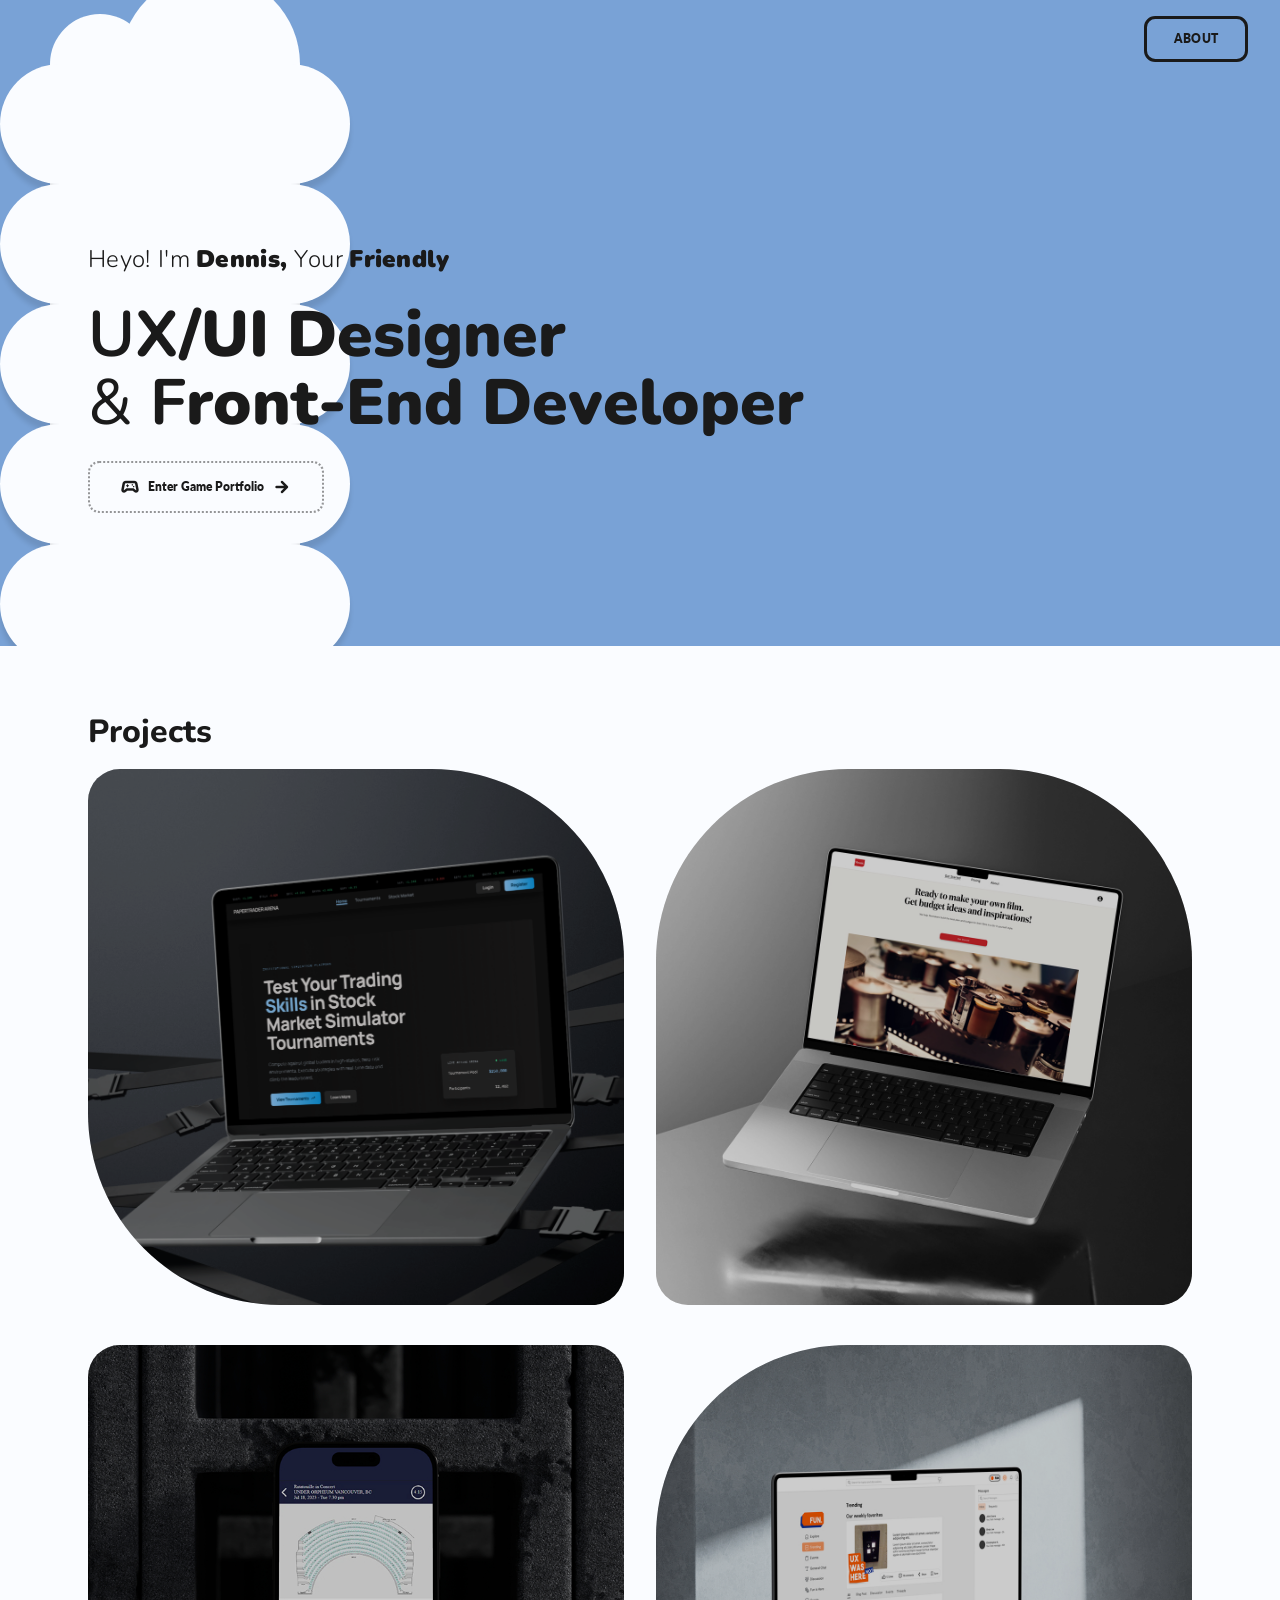
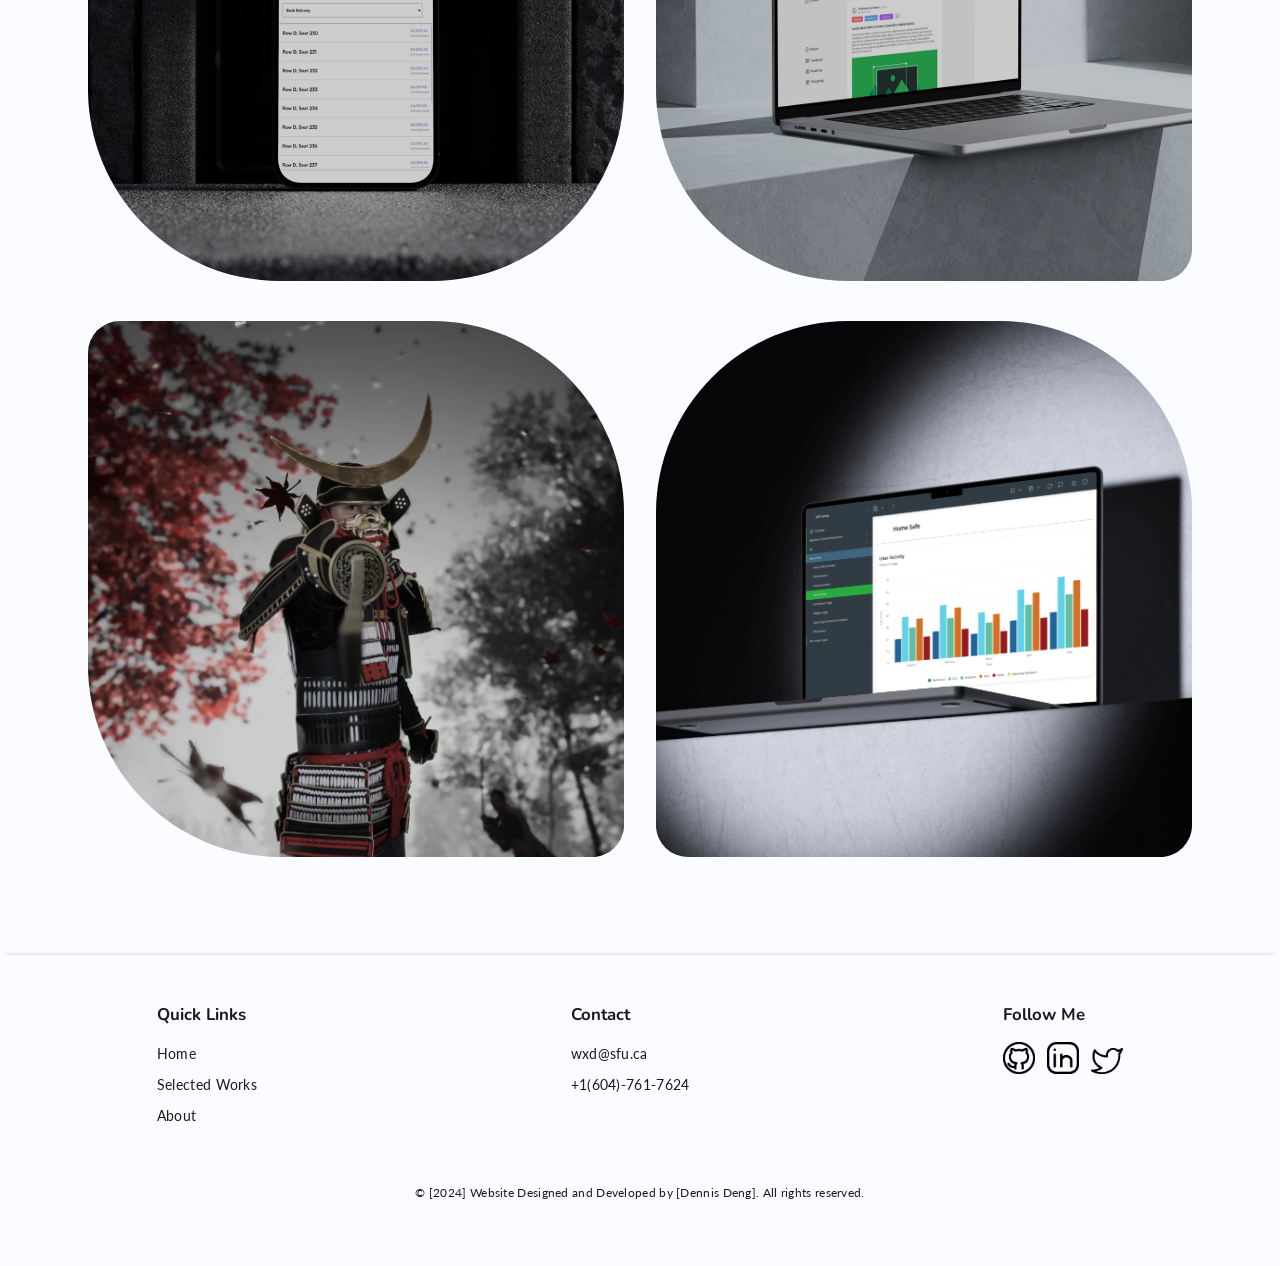
<file: index.html>
<!doctype html>
<html lang="en">
  <head>
    <meta charset="utf-8" />
    <meta name="viewport" content="width=device-width, initial-scale=1" />

    <title>
      Dennis Deng's Portfolio | UX/UI Designer & Front-End Developer
    </title>

    <link rel="preconnect" href="https://fonts.googleapis.com" />
    <link rel="preconnect" href="https://fonts.gstatic.com" crossorigin />
    <link
      href="https://fonts.googleapis.com/css2?family=Lato:ital,wght@0,100;0,300;0,400;0,700;0,900;1,100;1,300;1,400;1,700;1,900&family=Nunito:wght@200..1000&display=swap"
      rel="stylesheet"
    />
    <link
      href="https://fonts.googleapis.com/css2?family=Material+Symbols+Rounded:opsz,wght,FILL,GRAD@24,400,0,0&display=swap"
      rel="stylesheet"
    />

    <link rel="stylesheet" href="css/animation.css" />
    <link rel="stylesheet" href="css/main.css" />
    <link rel="stylesheet" href="css/grid.css" />
    <link rel="stylesheet" href="css/variable-proximity.css" />
    <link rel="stylesheet" href="css/enterprise.css" />
    <script src="js/home-tabs.js" defer></script>
  </head>

  <body data-portfolio="ux">
    <header role="banner">
      <div class="heading">
        <nav class="header-container nav-flex" role="navigation">
          <div class="cloud-button">
            <ul>
              <li>
                <a class="navs nav-about" href="about.html">
                  <span></span><span></span><span></span><span></span>
                  ABOUT
                </a>
              </li>
            </ul>
          </div>
        </nav>
      </div>
    </header>

    <div id="background-wrap" aria-hidden="true">
      <div class="x1">
        <div class="cloud"></div>
      </div>

      <div class="x2">
        <div class="cloud"></div>
      </div>

      <div class="x3">
        <div class="cloud"></div>
      </div>

      <div class="x4">
        <div class="cloud"></div>
      </div>

      <div class="x5">
        <div class="cloud"></div>
      </div>

      <div class="x6">
        <div class="cloud"></div>
      </div>

      <div class="x7">
        <div class="cloud"></div>
      </div>

      <div class="x8">
        <div class="cloud"></div>
      </div>

      <div class="x9">
        <div class="cloud"></div>
      </div>

      <div class="x10">
        <div class="cloud"></div>
      </div>

      <div class="x11">
        <div class="cloud"></div>
      </div>
    </div>

    <section class="home-container name-and-role">
      <div class="grid-hero">
        <div class="hero-heading-lines">
          <p class="variable-proximity">
            <span
              data-vp
              data-from="'wght' 300"
              data-to="'wght' 1000"
              data-radius="120"
              data-falloff="linear"
              data-container=".hero-heading-lines"
              >Heyo! I'm</span
            >
            <span
              data-vp
              data-from="'wght' 1000"
              data-to="'wght' 300"
              data-radius="120"
              data-falloff="linear"
              data-container=".hero-heading-lines"
              >Dennis,</span
            >
            <span
              data-vp
              data-from="'wght' 300"
              data-to="'wght' 1000"
              data-radius="120"
              data-falloff="linear"
              data-container=".hero-heading-lines"
              >Your </span
            >
            <span
              data-vp
              data-from="'wght' 1000"
              data-to="'wght' 300"
              data-radius="120"
              data-falloff="linear"
              data-container=".hero-heading-lines"
              >Friendly</span
          </p>
          <div class="hero-heading-line">
            <h1>
              <span
                class="variable-proximity"
                data-vp
                data-from="'wght' 900"
                data-to="'wght' 300"
                data-radius="120"
                data-falloff="linear"
                data-container=".hero-heading-line"
                >UX/UI Designer</span
              >
              <span
                class="second-role variable-proximity"
                data-vp
                data-from="'wght' 900"
                data-to="'wght' 300"
                data-radius="120"
                data-falloff="linear"
                data-container=".hero-heading-line"
                >& Front-End Developer</span
              >
            </h1>
          </div>

          <a class="button-secondary" href="game.html">
            <span class="material-symbols-rounded">sports_esports</span>
            Enter Game Portfolio
            <span class="material-symbols-rounded arrow-icon"
              >arrow_forward</span
            >
          </a>
        </div>
      </div>
    </section>

    <section class="work-section">
      <div class="selected-work">
        <div class="home-container works-heading">
          <h2>Projects</h2>
        </div>

        <div class="home-container grid two-columns works-selections">
          <div class="cloud-effect work-one" data-portfolio-type="ux">
            <ul>
              <li>
                <a href="works5.html">
                  <span></span><span></span><span></span><span></span>
                  <div class="image-wrapper wrapper-three">
                    <img
                      src="img/work5/PaperTrader0.png"
                      width="1500"
                      height="1125"
                      alt="Paper Trader Arena landing page shown on a laptop"
                    />
                    <h3 class="image-title">
                      Paper Trader Arena - The Trading Simulator
                    </h3>
                  </div>
                </a>
              </li>
            </ul>
          </div>

          <div class="cloud-effect work-two" data-portfolio-type="ux">
            <ul>
              <li>
                <a href="works3.html">
                  <span></span><span></span><span></span><span></span>
                  <div class="image-wrapper wrapper-one">
                    <img
                      src="img/work3/landingpage.webp"
                      width="1600"
                      height="1200"
                      alt="Mosaic, the filmmaker tool landing page"
                    />
                    <h3 class="image-title">
                      Mosaic: The Beginner Filmmaker's Planning Tool
                    </h3>
                  </div>
                </a>
              </li>
            </ul>
          </div>

          <div class="cloud-effect work-three" data-portfolio-type="ux">
            <ul>
              <li>
                <a href="works.html">
                  <span></span><span></span><span></span><span></span>
                  <div class="image-wrapper wrapper-two">
                    <img
                      src="img/phone-mockup.jpeg"
                      width="1000"
                      height="750"
                      alt="A front perspective view of the orchestra with four orchestra section names hover on the screen"
                    />
                    <h3 class="image-title">
                      Ratatouille in Concert - Redefining the Online Experience
                    </h3>
                  </div>
                </a>
              </li>
            </ul>
          </div>

          <div class="cloud-effect work-four" data-portfolio-type="ux">
            <ul>
              <li>
                <a href="works2.html">
                  <span></span><span></span><span></span><span></span>
                  <div class="image-wrapper wrapper-one">
                    <img
                      src="img/work2/fun-mode-mocup.jpeg"
                      width="1600"
                      height="1200"
                      alt="the fun page mockup"
                    />
                    <h3 class="image-title">
                      Eunoia 2024 UX Design Jam - "UX Was Here"
                    </h3>
                  </div>
                </a>
              </li>
            </ul>
          </div>

          <div class="cloud-effect work-one" data-portfolio-type="ux">
            <ul>
              <li>
                <a href="works4.html">
                  <span></span><span></span><span></span><span></span>
                  <div class="image-wrapper wrapper-four">
                    <img
                      src="img/work4/poster1.webp"
                      width="1152"
                      height="2048"
                      alt="Me dressed the Samurai costume made by my team in IAT336"
                    />
                    <h3 class="image-title">
                      Handmade Costume: Sakai - Ghost of Tsushima Armor
                    </h3>
                  </div>
                </a>
              </li>
            </ul>
          </div>

          <div class="cloud-effect work-two" data-portfolio-type="ux">
            <ul>
              <li>
                <a href="works-enterprise.html">
                  <span></span><span></span><span></span><span></span>
                  <div
                    class="image-wrapper card-placeholder placeholder-analytics"
                  >                    
                  <img
                      src="img\enterprise\enterprise_card.png"
                      width="1152"
                      height="2048"
                      alt="Enterprise UX Co-op Experience"
                    />
                    <!-- <span
                      class="material-symbols-rounded card-icon"
                      aria-hidden="true"
                      >dashboard</span
                    > -->
                    <h3 class="image-title">
                      Enterprise UX Co-op Experience
                    </h3>
                  </div>
                </a>
              </li>
            </ul>
          </div>
        </div>
      </div>

      <footer class="footer">
        <div class="footer-content">
          <div class="footer-section links">
            <h3>Quick Links</h3>
            <ul>
              <li><a href="index.html">Home</a></li>
              <li><a href="index.html#work-section">Selected Works</a></li>
              <li><a href="about.html">About</a></li>
            </ul>
          </div>
          <div class="footer-section contact">
            <h3>Contact</h3>
            <ul>
              <li><a href="mailto:wxd@sfu.com">wxd@sfu.ca</a></li>
              <li><a href="tel:+16047617624">+1(604)-761-7624</a></li>
            </ul>
          </div>
          <div class="footer-section social">
            <h3>Follow Me</h3>
            <div class="follow-me">
              <a
                href="https://github.sfu.ca/wxd?tab=repositories"
                target="_blank"
                rel="noopener noreferrer"
              >
                <img
                  src="img/github.png"
                  width="638"
                  height="638"
                  alt="A GitHub icon that will lead the user to my GitHub page"
                />
              </a>
              <a
                href="https://www.linkedin.com/in/dennis-deng-a18a14203/"
                target="_blank"
                rel="noopener noreferrer"
              >
                <img
                  src="img/linkdin.png"
                  width="638"
                  height="638"
                  alt="A LinkedIn icon that will lead the user to my Linkdin page"
                />
              </a>
              <a href="https://twitter.com/NewBlashed" target="_blank" rel="noopener noreferrer">
                <img
                  src="img/twitter.png"
                  width="638"
                  height="638"
                  alt="A Twitter icon that will lead the user to my Twitter page"
                />
              </a>
            </div>
          </div>
        </div>
        <div class="footer-bottom">
          <p>
            &copy; [2024] Website Designed and Developed by [Dennis Deng]. All
            rights reserved.
          </p>
        </div>
      </footer>
    </section>

    <script src="js/home-tabs.js" defer></script>
    <script src="js/variable-proximity.js" defer></script>
  </body>
</html>
</file>
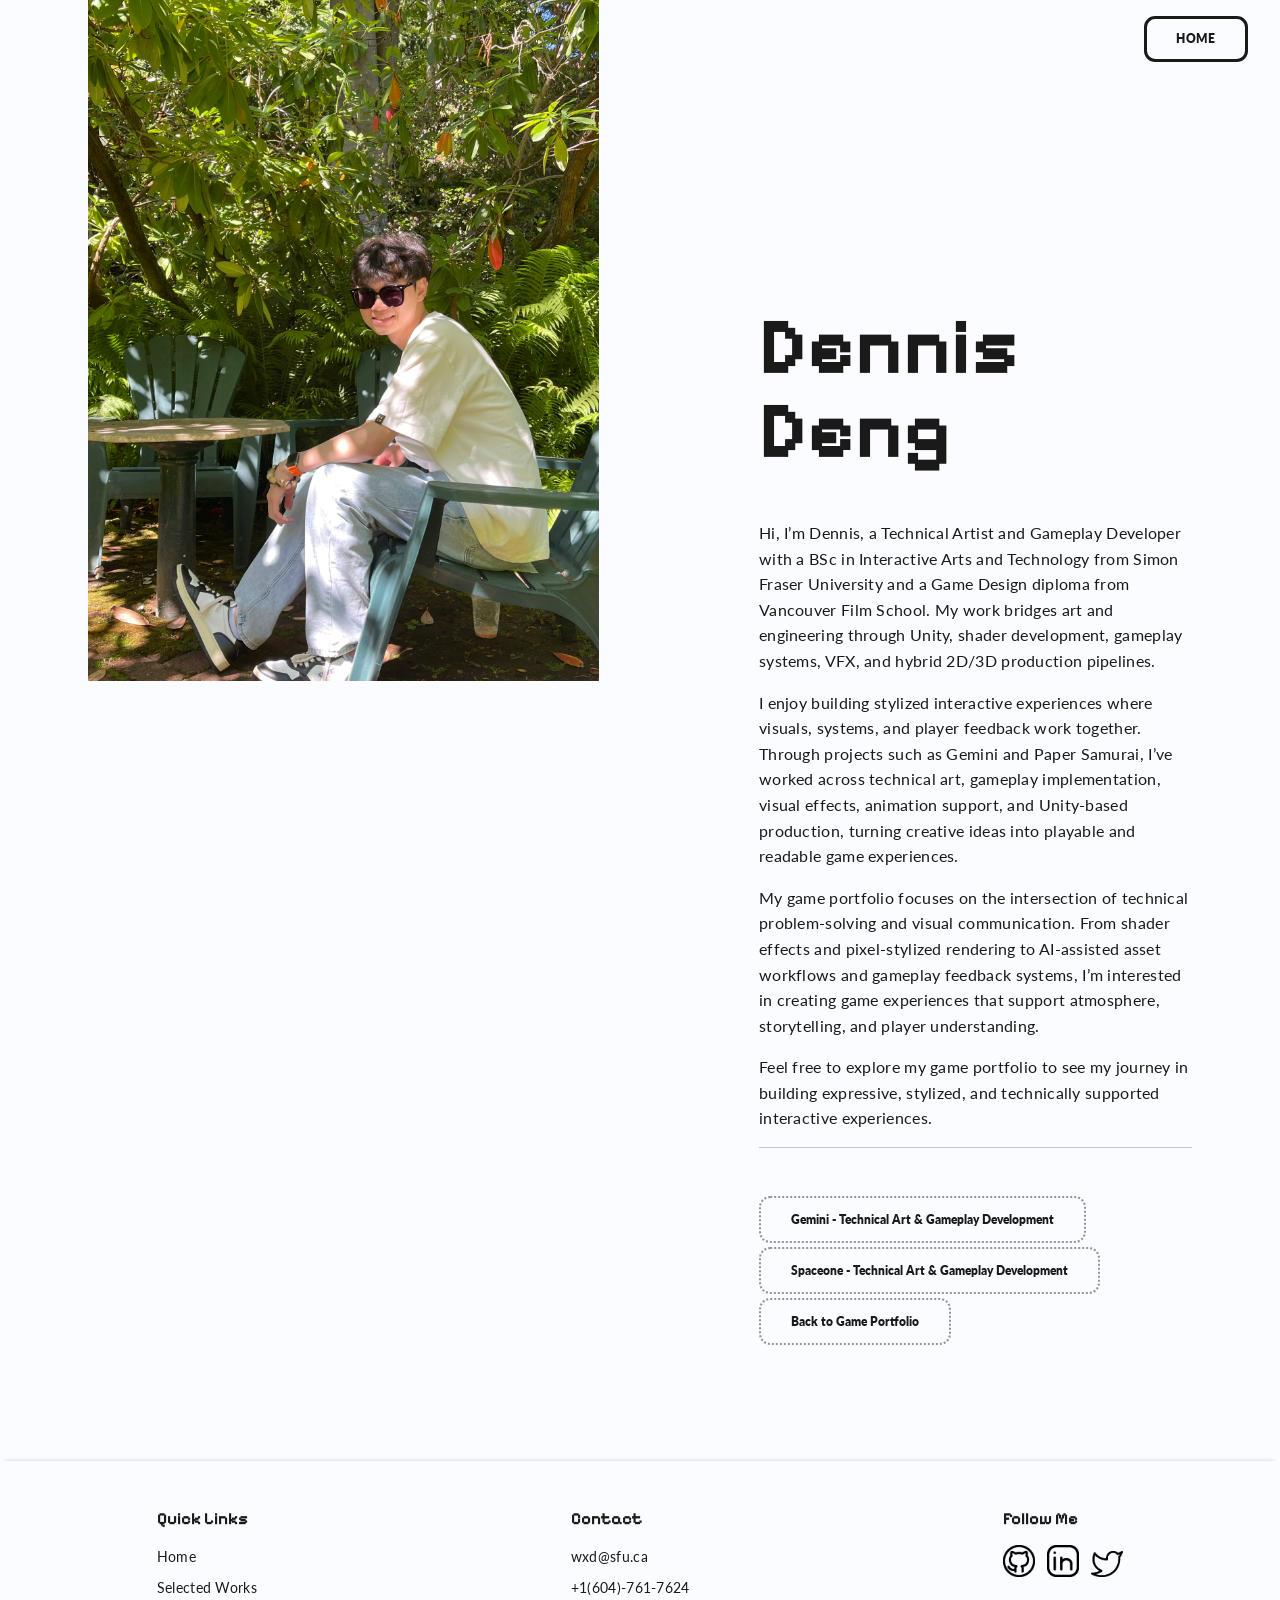
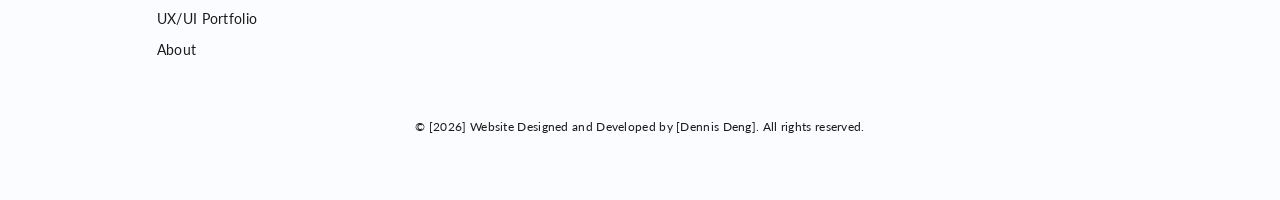
<file: about-game.html>
<!doctype html>
<html lang="en">
  <head>
    <meta charset="UTF-8" />
    <meta name="viewport" content="width=device-width, initial-scale=1" />

    <title>About Me | Game Developer & Technical Artist</title>

    <link rel="preconnect" href="https://fonts.googleapis.com" />
    <link rel="preconnect" href="https://fonts.gstatic.com" crossorigin />
    <link
      href="https://fonts.googleapis.com/css2?family=Lato:ital,wght@0,100;0,300;0,400;0,700;0,900;1,100;1,300;1,400;1,700;1,900&family=Nunito:wght@200..1000&display=swap"
      rel="stylesheet"
    />
    <link
      href="https://fonts.googleapis.com/css2?family=Material+Symbols+Rounded:opsz,wght,FILL,GRAD@24,400,0,0&display=swap"
      rel="stylesheet"
    />
    <link
      href="https://fonts.googleapis.com/css2?family=Pixelify+Sans:wght@400..700&display=swap"
      rel="stylesheet"
    />

    <link rel="stylesheet" href="css/animation.css" />
    <link rel="stylesheet" href="css/main.css" />
    <link rel="stylesheet" href="css/about.css" />
    <link rel="stylesheet" href="css/grid.css" />
    <link rel="stylesheet" href="css/variable-proximity.css" />
    <link rel="stylesheet" href="css/game.css" />

    <script src="js/header.js" defer></script>
  </head>

  <body class="game-theme game-about-theme" data-portfolio="game">
    <header role="banner">
      <div class="heading">
        <nav class="header-container nav-flex" role="navigation">
          <div class="cloud-button">
            <ul>
              <li>
                <a class="navs nav-home" href="game.html">
                  <span></span><span></span><span></span><span></span>
                  HOME
                </a>
              </li>
            </ul>
          </div>
        </nav>
      </div>
    </header>

    <div class="home-container about-container">
      <div class="image-container">
        <img
          src="img/selfie.webp"
          alt="I am siting on a chair outside of a garden with my sun glassess on"
          width="308"
          height="398"
        />
      </div>

      <div class="bio-container">
        <article>
          <h1>
            <span
              class="variable-proximity"
              data-vp
              data-from="'wght' 900"
              data-to="'wght' 300"
              data-radius="120"
              data-falloff="linear"
              data-container=".bio-container"
              >Dennis Deng</span
            >
          </h1>
          <p>
            Hi, I’m Dennis, a Technical Artist and Gameplay Developer with a BSc
            in Interactive Arts and Technology from Simon Fraser University and
            a Game Design diploma from Vancouver Film School. My work bridges
            art and engineering through Unity, shader development, gameplay
            systems, VFX, and hybrid 2D/3D production pipelines.
          </p>

          <p>
            I enjoy building stylized interactive experiences where visuals,
            systems, and player feedback work together. Through projects such as
            Gemini and Paper Samurai, I’ve worked across technical art, gameplay
            implementation, visual effects, animation support, and Unity-based
            production, turning creative ideas into playable and readable game
            experiences.
          </p>

          <p>
            My game portfolio focuses on the intersection of technical
            problem-solving and visual communication. From shader effects and
            pixel-stylized rendering to AI-assisted asset workflows and gameplay
            feedback systems, I’m interested in creating game experiences that
            support atmosphere, storytelling, and player understanding.
          </p>

          <p>
            Feel free to explore my game portfolio to see my journey in building
            expressive, stylized, and technically supported interactive
            experiences.
          </p>
        </article>
        <div class="line"></div>
        <div class="project-website">
          <a
            class="button-secondary btn-primary about-page-button"
            href="works-gemini.html"
            >Gemini - Technical Art &amp; Gameplay Development</a
          >
          <a
            class="button-secondary btn-primary about-page-button"
            href="works-spaceone.html"
            >Spaceone - Technical Art &amp; Gameplay Development</a
          >
          <a
            class="button-secondary btn-primary about-page-button"
            href="game.html"
            >Back to Game Portfolio</a
          >
        </div>
      </div>
    </div>

    <footer class="footer">
      <div class="footer-content">
        <div class="footer-section links">
          <h3>Quick Links</h3>
          <ul>
            <li><a href="game.html">Home</a></li>
            <li><a href="game.html#work-section">Selected Works</a></li>
            <li><a href="index.html">UX/UI Portfolio</a></li>
            <li><a href="about-game.html">About</a></li>
          </ul>
        </div>

        <div class="footer-section contact">
          <h3>Contact</h3>
          <ul>
            <li><a href="mailto:wxd@sfu.com">wxd@sfu.ca</a></li>
            <li><a href="tel:+16047617624">+1(604)-761-7624</a></li>
          </ul>
        </div>
        <div class="footer-section social">
          <h3>Follow Me</h3>
          <div class="follow-me">
            <a
              href="https://github.sfu.ca/wxd?tab=repositories"
              target="_blank"
              rel="noopener noreferrer"
            >
              <img
                src="img/github.png"
                width="638"
                height="638"
                alt="A GitHub icon that will lead the user to my GitHub page"
              />
            </a>
            <a
              href="https://www.linkedin.com/in/dennis-deng-a18a14203/"
              target="_blank"
              rel="noopener noreferrer"
            >
              <img
                src="img/linkdin.png"
                width="638"
                height="638"
                alt="A LinkedIn icon that will lead the user to my Linkdin page"
              />
            </a>
            <a
              href="https://twitter.com/NewBlashed"
              target="_blank"
              rel="noopener noreferrer"
            >
              <img
                src="img/twitter.png"
                width="638"
                height="638"
                alt="A Twitter icon that will lead the user to my Twitter page"
              />
            </a>
          </div>
        </div>
      </div>
      <div class="footer-bottom">
        <p>
          &copy; [2026] Website Designed and Developed by [Dennis Deng]. All
          rights reserved.
        </p>
      </div>
    </footer>
    <script src="js/variable-proximity.js" defer></script>
  </body>
</html>
</file>
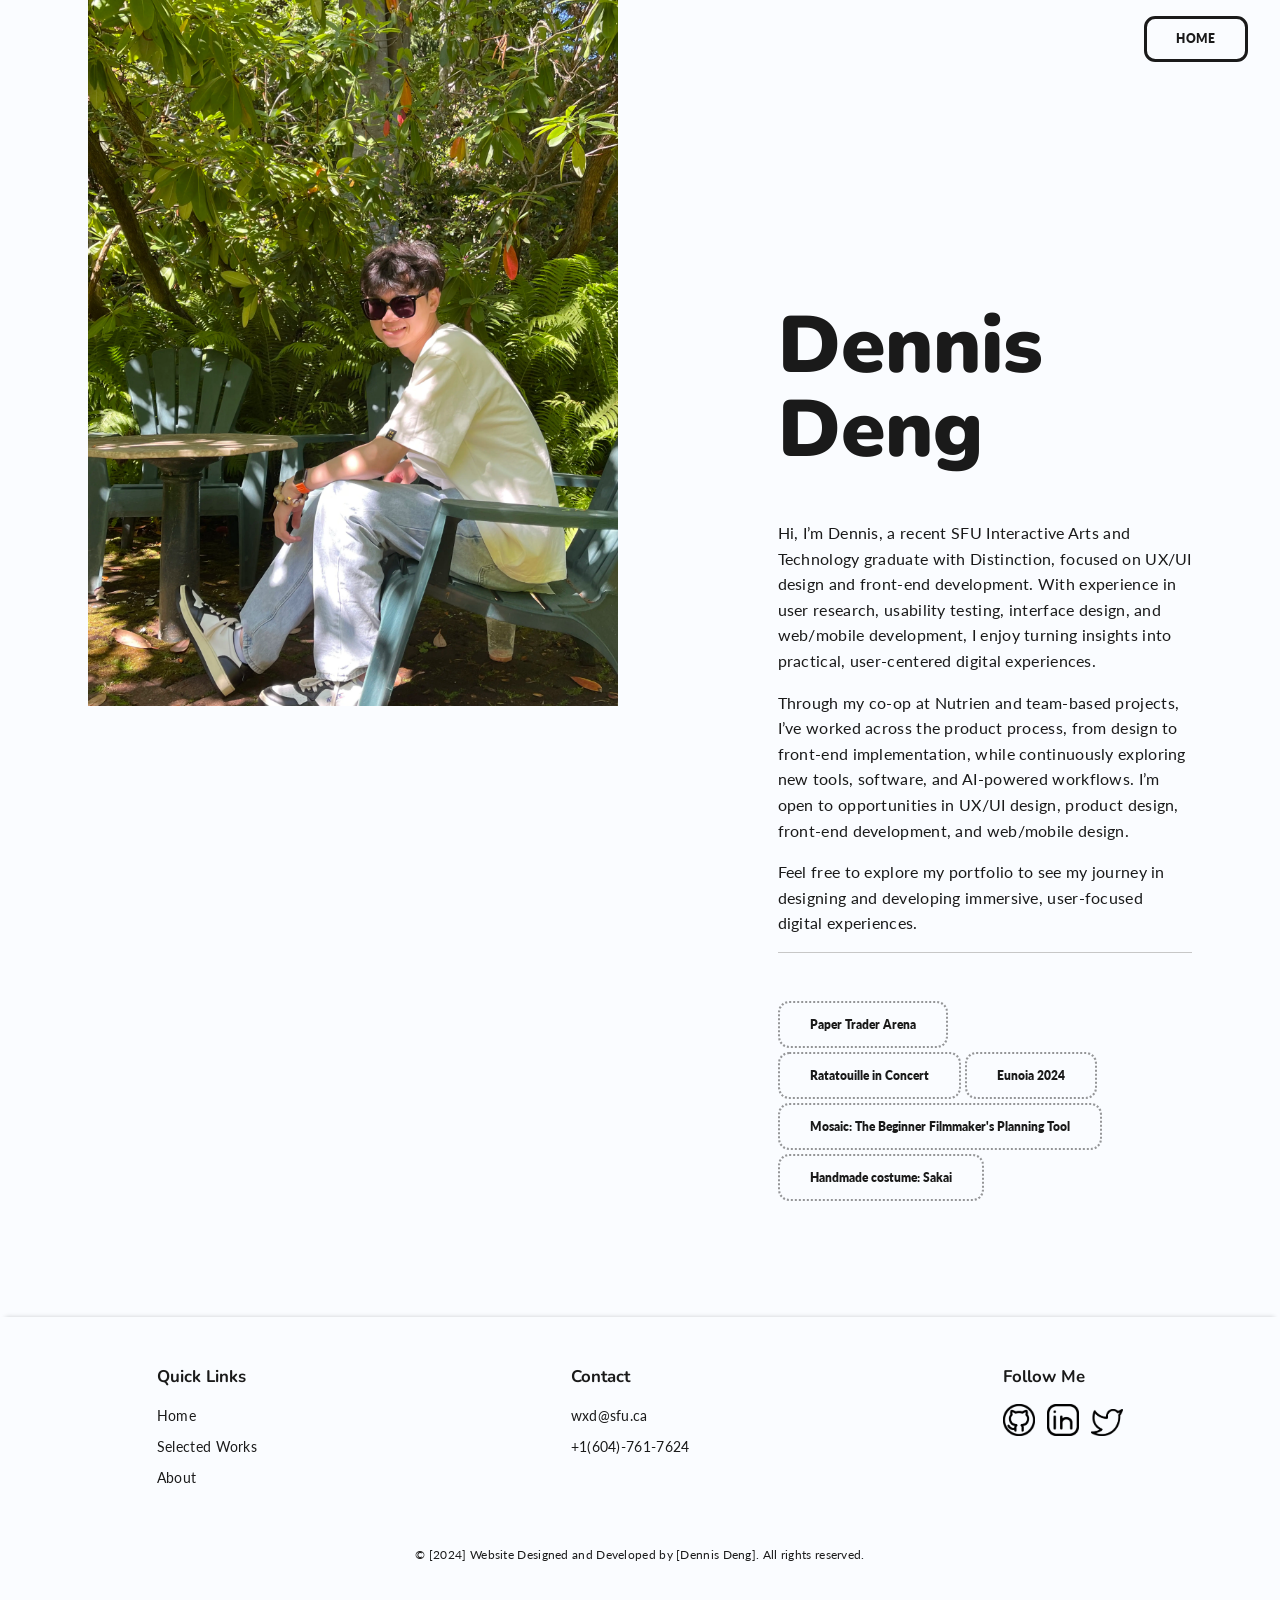
<file: about.html>
<!doctype html>
<html lang="en">
  <head>
    <meta charset="UTF-8" />
    <meta name="viewport" content="width=device-width, initial-scale=1" />

    <title>About Me</title>

    <link rel="preconnect" href="https://fonts.googleapis.com" />
    <link rel="preconnect" href="https://fonts.gstatic.com" crossorigin />
    <link
      href="https://fonts.googleapis.com/css2?family=Lato:ital,wght@0,100;0,300;0,400;0,700;0,900;1,100;1,300;1,400;1,700;1,900&family=Nunito:wght@200..1000&display=swap"
      rel="stylesheet"
    />

    <link rel="stylesheet" href="css/animation.css" />
    <link rel="stylesheet" href="css/main.css" />
    <link rel="stylesheet" href="css/about.css" />
    <link rel="stylesheet" href="css/grid.css" />
    <link rel="stylesheet" href="css/variable-proximity.css" />

    <script src="js/header.js" defer></script>
  </head>

  <body>
    <header role="banner">
      <div class="heading">
        <nav class="header-container nav-flex" role="navigation">
          <div class="cloud-button">
            <ul>
              <li>
                <a class="navs nav-home" href="index.html">
                  <span></span><span></span><span></span><span></span>
                  HOME
                </a>
              </li>
            </ul>
          </div>
        </nav>
      </div>
    </header>

    <div class="home-container about-container">
      <div class="image-container">
        <img
          src="img/selfie.webp"
          alt="I am siting on a chair outside of a garden with my sun glassess on"
          width="308"
          height="398"
        />
      </div>

      <div class="bio-container">
        <article>
          <h1>
            <span
              class="variable-proximity"
              data-vp
              data-from="'wght' 900"
              data-to="'wght' 300"
              data-radius="120"
              data-falloff="linear"
              data-container=".bio-container"
              >Dennis Deng</span
            >
          </h1>
          <!-- <h2>ABOUT ME:</h2> -->
          <p>
            Hi, I’m Dennis, a recent SFU Interactive Arts and Technology
            graduate with Distinction, focused on UX/UI design and front-end
            development. With experience in user research, usability testing,
            interface design, and web/mobile development, I enjoy turning
            insights into practical, user-centered digital experiences.
          </p>

          <p>
            Through my co-op at Nutrien and team-based projects, I’ve worked
            across the product process, from design to front-end implementation,
            while continuously exploring new tools, software, and AI-powered
            workflows. I’m open to opportunities in UX/UI design, product
            design, front-end development, and web/mobile design.
          </p>

          <p>
            Feel free to explore my portfolio to see my journey in designing and
            developing immersive, user-focused digital experiences.
          </p>
        </article>
        <div class="line"></div>
        <div class="project-website">
          <a
            class="button-secondary btn-primary about-page-button"
            href="works5.html"
            >Paper Trader Arena</a
          >
          <a
            class="button-secondary btn-primary about-page-button"
            href="works.html"
            >Ratatouille in Concert</a
          >
          <a
            class="button-secondary btn-primary about-page-button"
            href="works2.html"
            >Eunoia 2024</a
          >
          <a
            class="button-secondary btn-primary about-page-button"
            href="works3.html"
            >Mosaic: The Beginner Filmmaker's Planning Tool</a
          >
          <a
            class="button-secondary btn-primary about-page-button"
            href="works4.html"
            >Handmade costume: Sakai</a
          >
        </div>
      </div>
    </div>

    <footer class="footer">
      <div class="footer-content">
        <div class="footer-section links">
          <h3>Quick Links</h3>
          <ul>
            <li><a href="index.html">Home</a></li>
            <li><a href="index.html#work-section">Selected Works</a></li>
            <li><a href="about.html">About</a></li>
          </ul>
        </div>

        <div class="footer-section contact">
          <h3>Contact</h3>
          <ul>
            <li><a href="mailto:wxd@sfu.com">wxd@sfu.ca</a></li>
            <li><a href="tel:+16047617624">+1(604)-761-7624</a></li>
          </ul>
        </div>
        <div class="footer-section social">
          <h3>Follow Me</h3>
          <div class="follow-me">
            <a
              href="https://github.sfu.ca/wxd?tab=repositories"
              target="_blank"
            >
              <img
                src="img/github.png"
                width="638"
                height="638"
                alt="A GitHub icon that will lead the user to my GitHub page"
              />
            </a>
            <a
              href="https://www.linkedin.com/in/dennis-deng-a18a14203/"
              target="_blank"
            >
              <img
                src="img/linkdin.png"
                width="638"
                height="638"
                alt="A LinkedIn icon that will lead the user to my Linkdin page"
              />
            </a>
            <a href="https://twitter.com/NewBlashed" target="_blank">
              <img
                src="img/twitter.png"
                width="638"
                height="638"
                alt="A Twitter icon that will lead the user to my Twitter page"
              />
            </a>
          </div>
        </div>
      </div>
      <div class="footer-bottom">
        <p>
          &copy; [2024] Website Designed and Developed by [Dennis Deng]. All
          rights reserved.
        </p>
      </div>
    </footer>
    <script src="js/variable-proximity.js" defer></script>
  </body>
</html>
</file>
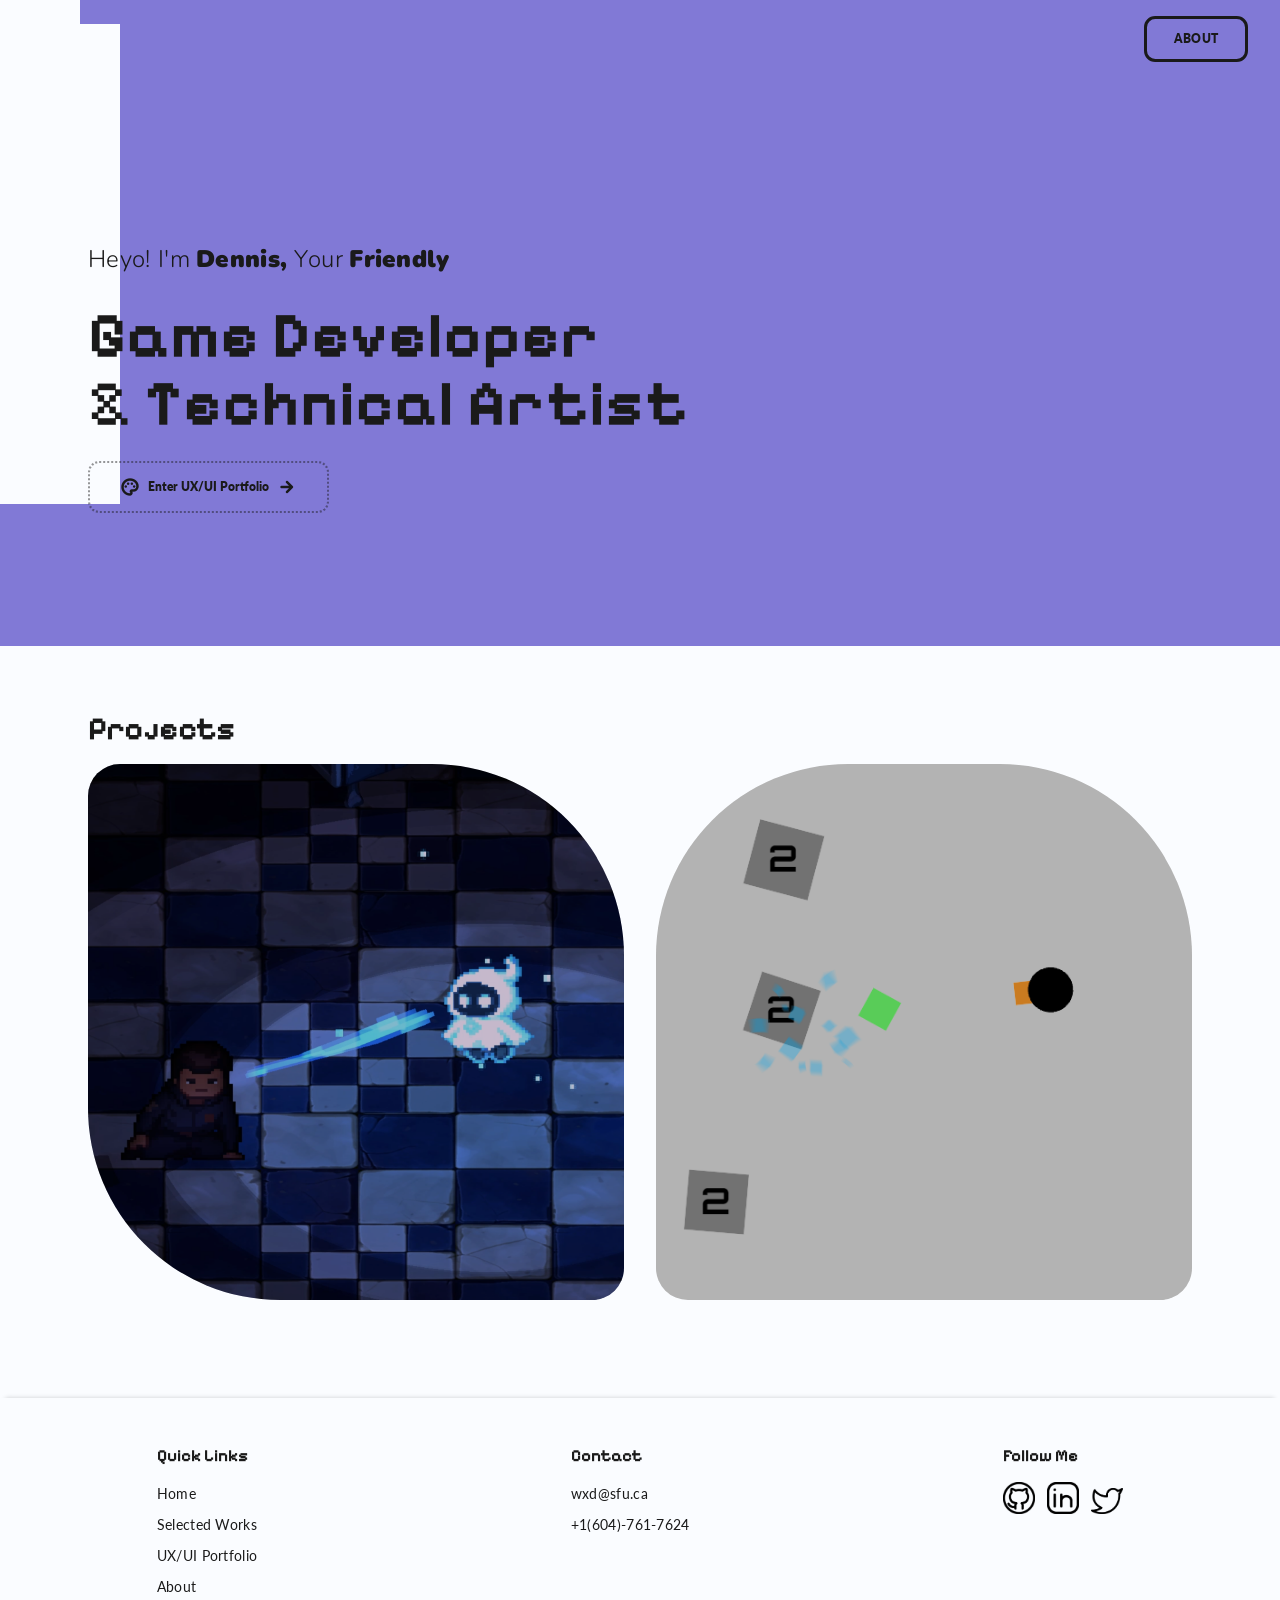
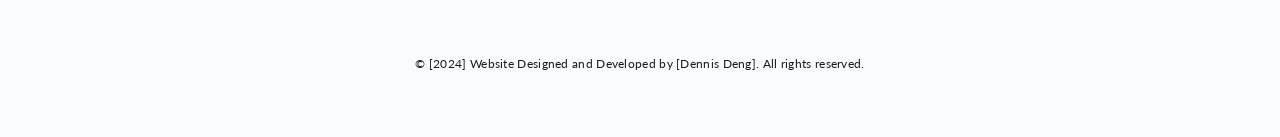
<file: game.html>
<!doctype html>
<html lang="en">
  <head>
    <meta charset="utf-8" />
    <meta name="viewport" content="width=device-width, initial-scale=1" />

    <title>
      Dennis Deng's Portfolio | Game Developer & Technical Artist
    </title>

    <link rel="preconnect" href="https://fonts.googleapis.com" />
    <link rel="preconnect" href="https://fonts.gstatic.com" crossorigin />
    <link
      href="https://fonts.googleapis.com/css2?family=Lato:ital,wght@0,100;0,300;0,400;0,700;0,900;1,100;1,300;1,400;1,700;1,900&family=Nunito:wght@200..1000&display=swap"
      rel="stylesheet"
    />
    <link
      href="https://fonts.googleapis.com/css2?family=Material+Symbols+Rounded:opsz,wght,FILL,GRAD@24,400,0,0&display=swap"
      rel="stylesheet"
    />
    <link
      href="https://fonts.googleapis.com/css2?family=Pixelify+Sans:wght@400..700&display=swap"
      rel="stylesheet"
    />

    <link rel="stylesheet" href="css/animation.css" />
    <link rel="stylesheet" href="css/main.css" />
    <link rel="stylesheet" href="css/grid.css" />
    <link rel="stylesheet" href="css/variable-proximity.css" />
    <link rel="stylesheet" href="css/game.css" />
    <script src="js/home-tabs.js" defer></script>
  </head>

  <body class="game-theme" data-portfolio="game">
    <header role="banner">
      <div class="heading">
        <nav class="header-container nav-flex" role="navigation">
          <div class="cloud-button">
            <ul>
              <li>
                <a class="navs nav-about" href="about-game.html">
                  <span></span><span></span><span></span><span></span>
                  ABOUT
                </a>
              </li>
            </ul>
          </div>
        </nav>
      </div>
    </header>

    <div id="background-wrap" aria-hidden="true">
      <div class="x1">
        <div class="cloud"></div>
      </div>

      <div class="x2">
        <div class="cloud"></div>
      </div>

      <div class="x3">
        <div class="cloud"></div>
      </div>

      <div class="x4">
        <div class="cloud"></div>
      </div>

      <div class="x5">
        <div class="cloud"></div>
      </div>

      <div class="x6">
        <div class="cloud"></div>
      </div>

      <div class="x7">
        <div class="cloud"></div>
      </div>

      <div class="x8">
        <div class="cloud"></div>
      </div>

      <div class="x9">
        <div class="cloud"></div>
      </div>

      <div class="x10">
        <div class="cloud"></div>
      </div>

      <div class="x11">
        <div class="cloud"></div>
      </div>
    </div>

    <section class="home-container name-and-role">
      <div class="grid-hero">
        <div class="hero-heading-lines">
          <p class="variable-proximity">
            <span
              data-vp
              data-from="'wght' 300"
              data-to="'wght' 1000"
              data-radius="120"
              data-falloff="linear"
              data-container=".hero-heading-lines"
              >Heyo! I'm</span
            >
            <span
              data-vp
              data-from="'wght' 1000"
              data-to="'wght' 300"
              data-radius="120"
              data-falloff="linear"
              data-container=".hero-heading-lines"
              >Dennis,</span
            >
            <span
              data-vp
              data-from="'wght' 300"
              data-to="'wght' 1000"
              data-radius="120"
              data-falloff="linear"
              data-container=".hero-heading-lines"
              >Your </span
            >
            <span
              data-vp
              data-from="'wght' 1000"
              data-to="'wght' 300"
              data-radius="120"
              data-falloff="linear"
              data-container=".hero-heading-lines"
              >Friendly</span
          </p>
          <div class="hero-heading-line">
            <h1>
              <span
                class="variable-proximity"
                data-vp
                data-from="'wght' 900"
                data-to="'wght' 300"
                data-radius="120"
                data-falloff="linear"
                data-container=".hero-heading-line"
                >Game Developer</span
              >
              <span
                class="second-role variable-proximity"
                data-vp
                data-from="'wght' 900"
                data-to="'wght' 300"
                data-radius="120"
                data-falloff="linear"
                data-container=".hero-heading-line"
                >& Technical Artist</span
              >
            </h1>
          </div>

          <a class="button-secondary" href="index.html">
            <span class="material-symbols-rounded">palette</span>
            Enter UX/UI Portfolio
            <span class="material-symbols-rounded arrow-icon"
              >arrow_forward</span
            >
          </a>
        </div>
      </div>
    </section>

    <section class="work-section">
      <div class="selected-work">
        <div class="home-container works-heading">
          <h2>Projects</h2>
        </div>

        <div class="home-container grid two-columns works-selections">
          <div class="cloud-effect work-one" data-portfolio-type="game">
            <ul>
              <li>
                <a href="works-gemini.html">
                  <span></span><span></span><span></span><span></span>
                  <div class="image-wrapper wrapper-three">
                    <img
                      src="img/gemini/hero_img.png"
                      width="1500"
                      height="1125"
                      alt="Gemini, a hybrid 2D pixel-art and 3D low-poly Unity game environment"
                    />
                    <h3 class="image-title">
                      Gemini - Technical Art &amp; Gameplay Development
                    </h3>
                  </div>
                </a>
              </li>
            </ul>
          </div>

          <div class="cloud-effect work-two" data-portfolio-type="game">
            <ul>
              <li>
                <a href="works-spaceone.html">
                  <span></span><span></span><span></span><span></span>
                  <div class="image-wrapper wrapper-three">
                    <img
                      src="img/spaceone/hero_img.png"
                      width="1500"
                      height="1125"
                      alt="Spaceone, a 2D space shooter built entirely from geometry in Processing and Java"
                    />
                    <h3 class="image-title">
                      Spaceone - Code-Driven Game Feel in a 2D Shooter
                    </h3>
                  </div>
                </a>
              </li>
            </ul>
          </div>

          <div class="cloud-effect work-one" data-portfolio-type="ux">
            <ul>
              <li>
                <a href="works5.html">
                  <span></span><span></span><span></span><span></span>
                  <div class="image-wrapper wrapper-three">
                    <img
                      src="img/work5/PaperTrader0.png"
                      width="1500"
                      height="1125"
                      alt="Paper Trader Arena landing page shown on a laptop"
                    />
                    <h3 class="image-title">
                      Paper Trader Arena - The Trading Simulator
                    </h3>
                  </div>
                </a>
              </li>
            </ul>
          </div>

          <div class="cloud-effect work-two" data-portfolio-type="ux">
            <ul>
              <li>
                <a href="works3.html">
                  <span></span><span></span><span></span><span></span>
                  <div class="image-wrapper wrapper-one">
                    <img
                      src="img/work3/landingpage.webp"
                      width="1600"
                      height="1200"
                      alt="Mosaic, the filmmaker tool landing page"
                    />
                    <h3 class="image-title">
                      Mosaic: The Beginner Filmmaker's Planning Tool
                    </h3>
                  </div>
                </a>
              </li>
            </ul>
          </div>

          <div class="cloud-effect work-three" data-portfolio-type="ux">
            <ul>
              <li>
                <a href="works.html">
                  <span></span><span></span><span></span><span></span>
                  <div class="image-wrapper wrapper-two">
                    <img
                      src="img/phone-mockup.jpeg"
                      width="1000"
                      height="750"
                      alt="A front perspective view of the orchestra with four orchestra section names hover on the screen"
                    />
                    <h3 class="image-title">
                      Ratatouille in Concert - Redefining the Online Experience
                    </h3>
                  </div>
                </a>
              </li>
            </ul>
          </div>

          <div class="cloud-effect work-four" data-portfolio-type="ux">
            <ul>
              <li>
                <a href="works2.html">
                  <span></span><span></span><span></span><span></span>
                  <div class="image-wrapper wrapper-one">
                    <img
                      src="img/work2/fun-mode-mocup.jpeg"
                      width="1600"
                      height="1200"
                      alt="the fun page mockup"
                    />
                    <h3 class="image-title">
                      Eunoia 2024 UX Design Jam - "UX Was Here"
                    </h3>
                  </div>
                </a>
              </li>
            </ul>
          </div>

          <div class="cloud-effect work-one" data-portfolio-type="ux">
            <ul>
              <li>
                <a href="works4.html">
                  <span></span><span></span><span></span><span></span>
                  <div class="image-wrapper wrapper-four">
                    <img
                      src="img/work4/poster1.webp"
                      width="1152"
                      height="2048"
                      alt="Me dressed the Samurai costume made by my team in IAT336"
                    />
                    <h3 class="image-title">
                      Handmade Costume: Sakai - Ghost of Tsushima Armor
                    </h3>
                  </div>
                </a>
              </li>
            </ul>
          </div>
        </div>
      </div>

      <footer class="footer">
        <div class="footer-content">
          <div class="footer-section links">
            <h3>Quick Links</h3>
            <ul>
              <li><a href="game.html">Home</a></li>
              <li><a href="game.html#work-section">Selected Works</a></li>
              <li><a href="index.html">UX/UI Portfolio</a></li>
              <li><a href="about-game.html">About</a></li>
            </ul>
          </div>
          <div class="footer-section contact">
            <h3>Contact</h3>
            <ul>
              <li><a href="mailto:wxd@sfu.com">wxd@sfu.ca</a></li>
              <li><a href="tel:+16047617624">+1(604)-761-7624</a></li>
            </ul>
          </div>
          <div class="footer-section social">
            <h3>Follow Me</h3>
            <div class="follow-me">
              <a
                href="https://github.sfu.ca/wxd?tab=repositories"
                target="_blank"
                rel="noopener noreferrer"
              >
                <img
                  src="img/github.png"
                  width="638"
                  height="638"
                  alt="A GitHub icon that will lead the user to my GitHub page"
                />
              </a>
              <a
                href="https://www.linkedin.com/in/dennis-deng-a18a14203/"
                target="_blank"
                rel="noopener noreferrer"
              >
                <img
                  src="img/linkdin.png"
                  width="638"
                  height="638"
                  alt="A LinkedIn icon that will lead the user to my Linkdin page"
                />
              </a>
              <a href="https://twitter.com/NewBlashed" target="_blank" rel="noopener noreferrer">
                <img
                  src="img/twitter.png"
                  width="638"
                  height="638"
                  alt="A Twitter icon that will lead the user to my Twitter page"
                />
              </a>
            </div>
          </div>
        </div>
        <div class="footer-bottom">
          <p>
            &copy; [2024] Website Designed and Developed by [Dennis Deng]. All
            rights reserved.
          </p>
        </div>
      </footer>
    </section>

    <script src="js/home-tabs.js" defer></script>
    <script src="js/variable-proximity.js" defer></script>
  </body>
</html>
</file>
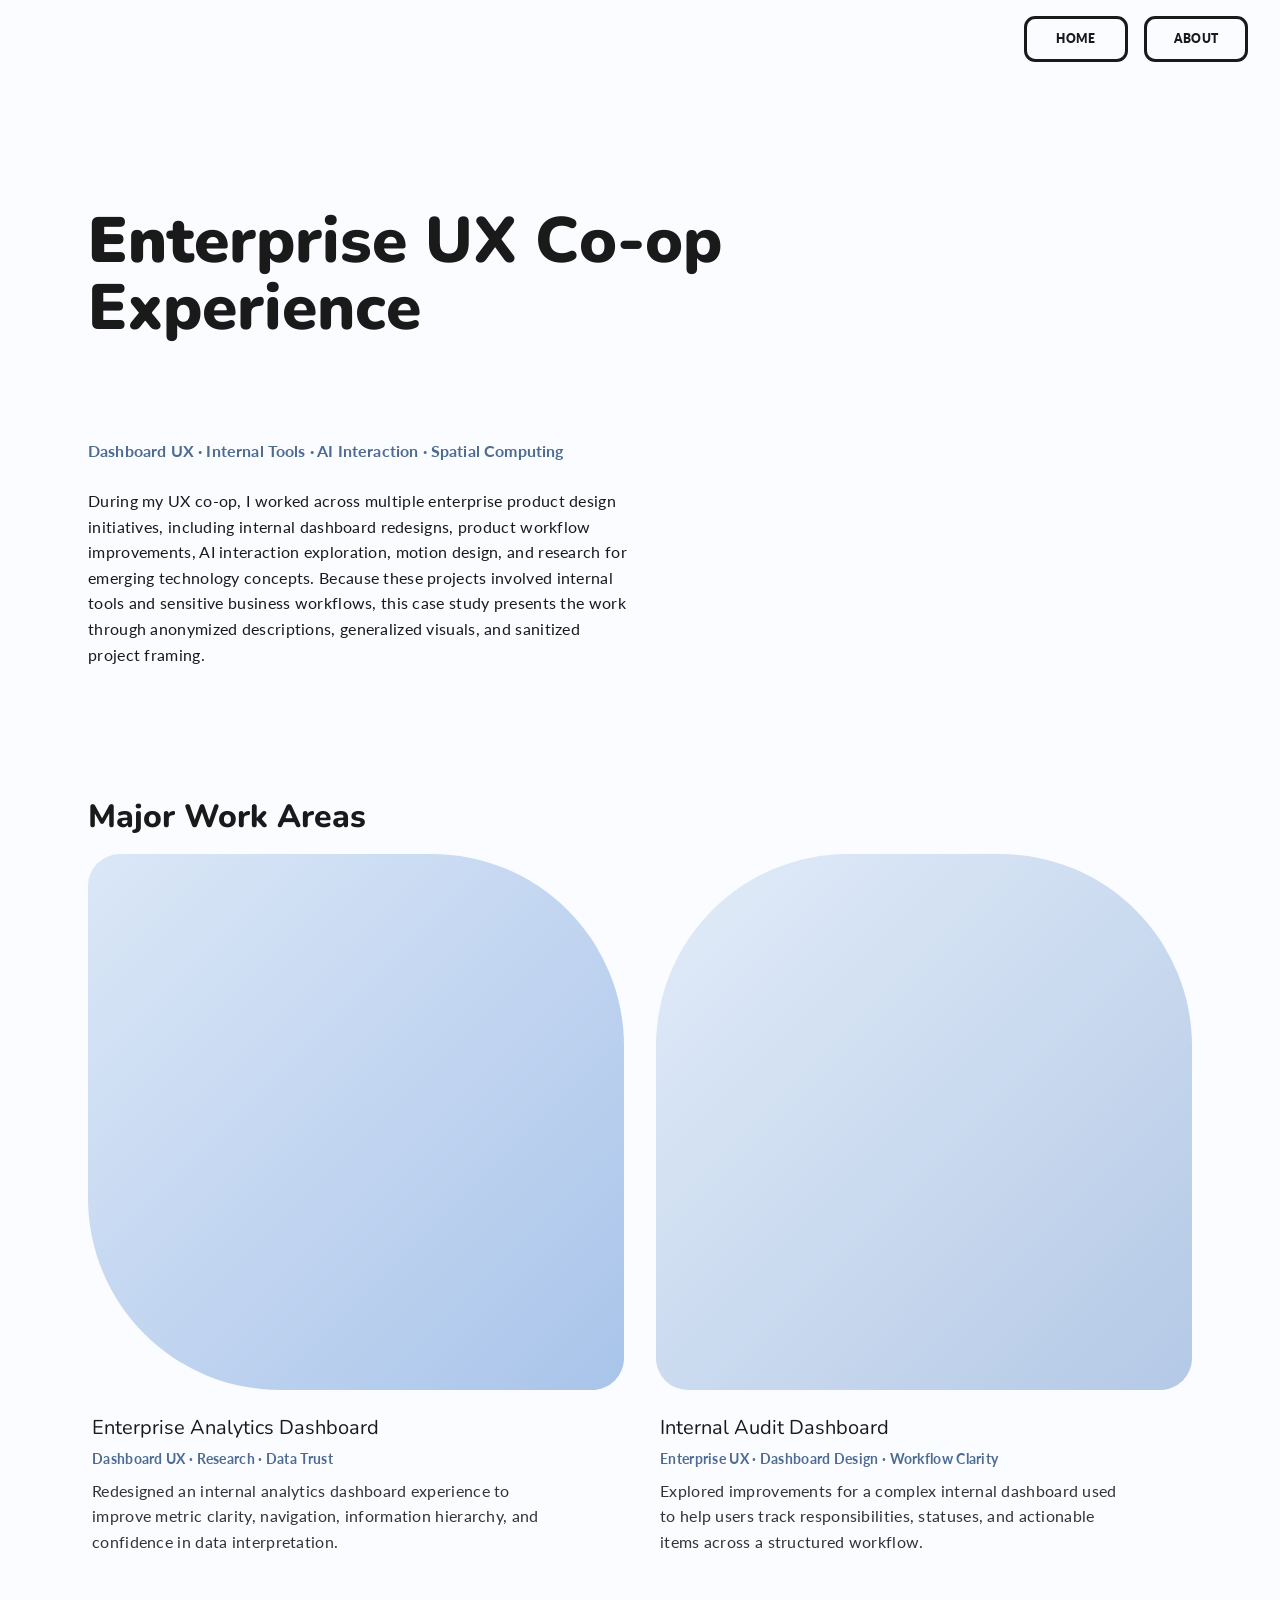
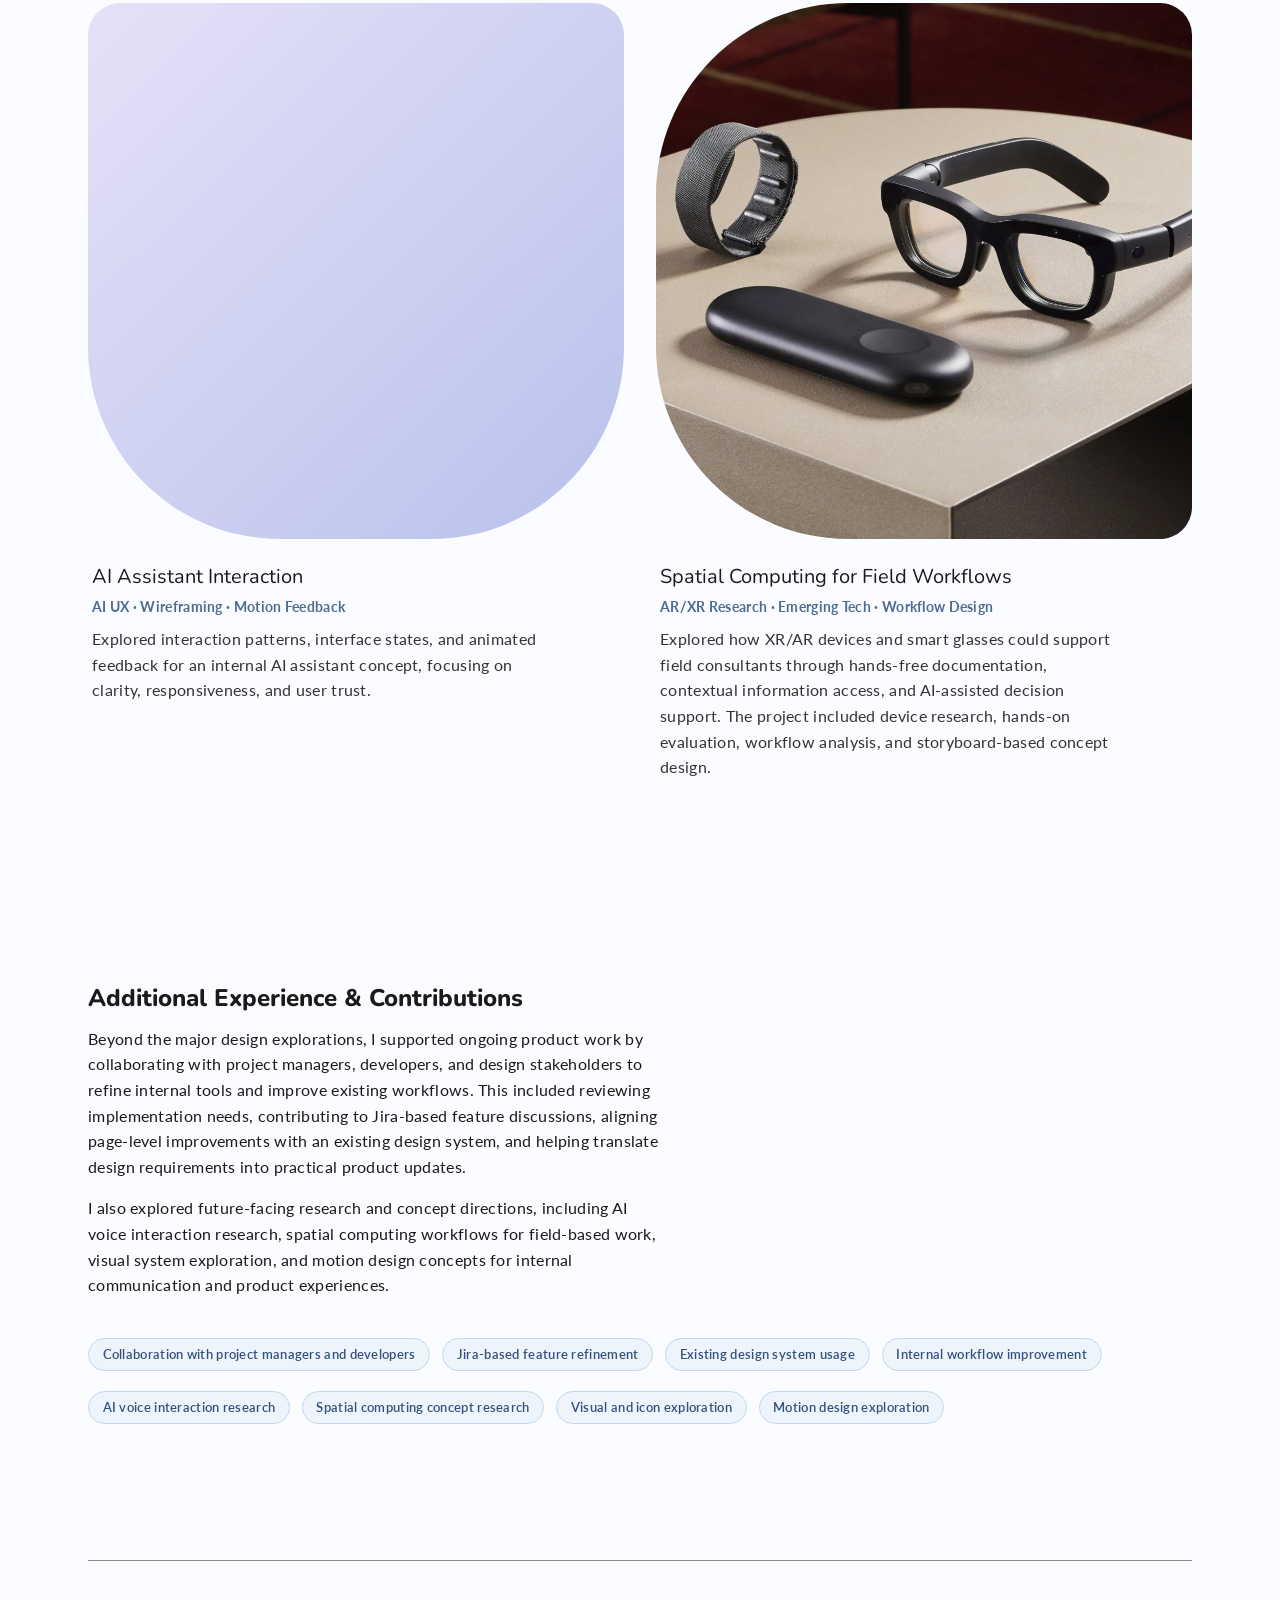
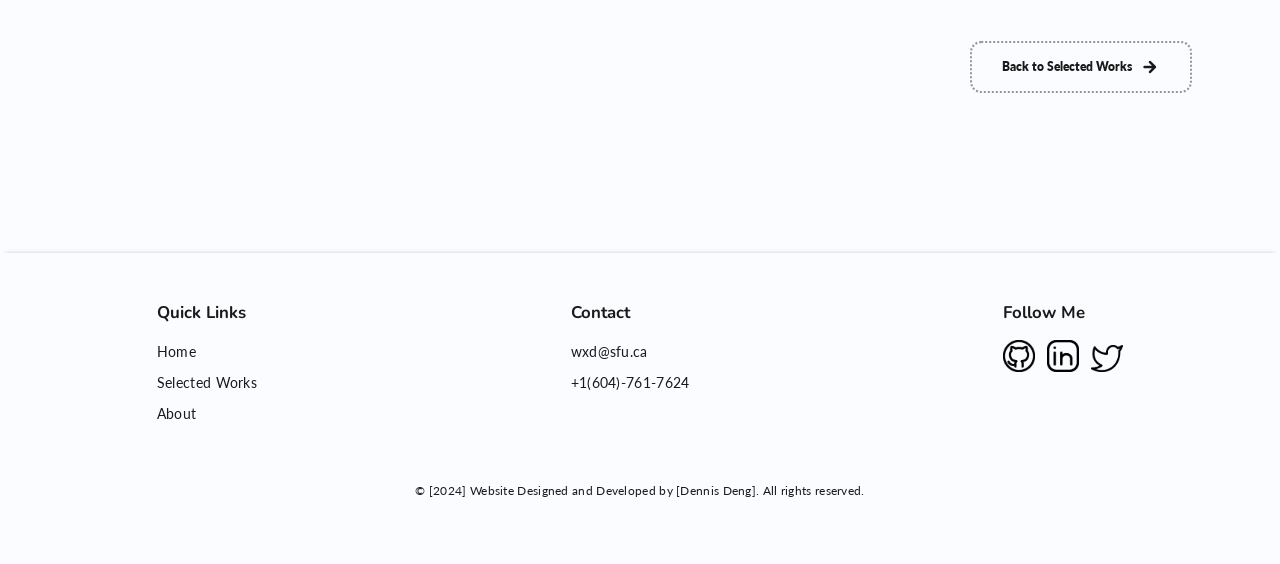
<file: works-enterprise.html>
<!doctype html>
<html lang="en">
  <head>
    <meta charset="utf-8" />
    <meta name="viewport" content="width=device-width, initial-scale=1" />

    <title>Dennis Deng's Portfolio | Enterprise UX Co-op Experience</title>

    <link rel="preconnect" href="https://fonts.googleapis.com" />
    <link rel="preconnect" href="https://fonts.gstatic.com" crossorigin />
    <link
      href="https://fonts.googleapis.com/css2?family=Lato:ital,wght@0,100;0,300;0,400;0,700;0,900;1,100;1,300;1,400;1,700;1,900&family=Nunito:wght@200..1000&display=swap"
      rel="stylesheet"
    />
    <link
      href="https://fonts.googleapis.com/css2?family=Material+Symbols+Rounded:opsz,wght,FILL,GRAD@24,400,0,0&display=swap"
      rel="stylesheet"
    />
    <link
      href="https://fonts.googleapis.com/css2?family=Material+Symbols+Outlined:opsz,wght,FILL,GRAD@24,400,0,0&display=swap"
      rel="stylesheet"
    />

    <link rel="stylesheet" href="css/animation.css" />
    <link rel="stylesheet" href="css/main.css" />
    <link rel="stylesheet" href="css/works.css" />
    <link rel="stylesheet" href="css/grid.css" />
    <link rel="stylesheet" href="css/variable-proximity.css" />
    <link rel="stylesheet" href="css/enterprise.css" />

    <script src="js/header.js" defer></script>
    <script src="js/variable-proximity.js" defer></script>
    <script src="js/enterprise-showcase.js" defer></script>
  </head>

  <body>
    <header role="banner">
      <div class="heading">
        <nav class="header-container nav-flex" role="navigation">
          <div class="cloud-button">
            <ul class="button-flex">
              <li>
                <a class="navs nav-home" href="index.html">
                  <span></span><span></span><span></span><span></span>
                  HOME
                </a>
              </li>

              <li>
                <a class="navs nav-about" href="about.html">
                  <span></span><span></span><span></span><span></span>
                  ABOUT
                </a>
              </li>
            </ul>
          </div>
        </nav>
      </div>
    </header>

    <!-- HERO / INTRO -->
    <section class="home-container selected-work-one enterprise-hero">
      <div class="work-grid-container">
        <div class="work-one-heading">
          <h1>
            <span
              class="variable-proximity vp-lock-line project-title"
              data-vp
              data-from="'wght' 850"
              data-to="'wght' 1000"
              data-radius="150"
              data-falloff="linear"
              data-container=".work-one-heading"
              >Enterprise UX Co-op</span
            >
            <span
              class="variable-proximity vp-lock-line project-title"
              data-vp
              data-from="'wght' 850"
              data-to="'wght' 1000"
              data-radius="150"
              data-falloff="linear"
              data-container=".work-one-heading"
              >Experience</span
            >
          </h1>

          <p class="project-subtitle">
            Dashboard UX · Internal Tools · AI Interaction · Spatial Computing
          </p>

          <p>
            During my UX co-op, I worked across multiple enterprise product
            design initiatives, including internal dashboard redesigns, product
            workflow improvements, AI interaction exploration, motion design,
            and research for emerging technology concepts. Because these
            projects involved internal tools and sensitive business workflows,
            this case study presents the work through anonymized descriptions,
            generalized visuals, and sanitized project framing.
          </p>
        </div>
      </div>
    </section>

    <!-- MAJOR WORK AREAS -->
    <section class="enterprise-section">
      <div class="selected-work">
        <div class="home-container works-heading">
          <h2>Major Work Areas</h2>
        </div>

        <div
          class="home-container grid two-columns works-selections enterprise-cards"
        >
          <!-- Card 1 -->
          <div class="enterprise-work-item">
            <div class="cloud-effect work-one" data-portfolio-type="ux">
              <ul>
                <li>
                  <a
                    class="enterprise-card-link"
                    href="#project-showcase-section"
                    data-project="analytics"
                    aria-controls="project-showcase-section"
                  >
                    <span></span><span></span><span></span><span></span>
                    <div
                      class="image-wrapper card-placeholder placeholder-analytics"
                    >
                      <span
                        class="material-symbols-rounded card-icon"
                        aria-hidden="true"
                        >monitoring</span
                      >
                      <h3 class="image-title card-overlay-title">
                        Enterprise Analytics Dashboard
                      </h3>
                    </div>
                  </a>
                </li>
              </ul>
            </div>
            <div class="enterprise-card-caption">
              <h3 class="card-title">Enterprise Analytics Dashboard</h3>
              <p class="card-category">Dashboard UX · Research · Data Trust</p>
              <p class="card-desc">
                Redesigned an internal analytics dashboard experience to improve
                metric clarity, navigation, information hierarchy, and
                confidence in data interpretation.
              </p>
            </div>
          </div>

          <!-- Card 2 -->
          <div class="enterprise-work-item">
            <div class="cloud-effect work-two" data-portfolio-type="ux">
              <ul>
                <li>
                  <a
                    class="enterprise-card-link"
                    href="#project-showcase-section"
                    data-project="audit"
                    aria-controls="project-showcase-section"
                  >
                    <span></span><span></span><span></span><span></span>
                    <div
                      class="image-wrapper card-placeholder placeholder-audit"
                    >
                      <span
                        class="material-symbols-rounded card-icon"
                        aria-hidden="true"
                        >fact_check</span
                      >
                      <h3 class="image-title card-overlay-title">
                        Internal Audit Dashboard
                      </h3>
                    </div>
                  </a>
                </li>
              </ul>
            </div>
            <div class="enterprise-card-caption">
              <h3 class="card-title">Internal Audit Dashboard</h3>
              <p class="card-category">
                Enterprise UX · Dashboard Design · Workflow Clarity
              </p>
              <p class="card-desc">
                Explored improvements for a complex internal dashboard used to
                help users track responsibilities, statuses, and actionable
                items across a structured workflow.
              </p>
            </div>
          </div>

          <!-- Card 3 -->
          <div class="enterprise-work-item">
            <div class="cloud-effect work-three" data-portfolio-type="ux">
              <ul>
                <li>
                  <a
                    class="enterprise-card-link"
                    href="#project-showcase-section"
                    data-project="ai-assistant"
                    aria-controls="project-showcase-section"
                  >
                    <span></span><span></span><span></span><span></span>
                    <div class="image-wrapper card-placeholder placeholder-ai">
                      <span
                        class="material-symbols-rounded card-icon"
                        aria-hidden="true"
                        >smart_toy</span
                      >
                      <h3 class="image-title card-overlay-title">
                        AI Assistant Interaction
                      </h3>
                    </div>
                  </a>
                </li>
              </ul>
            </div>
            <div class="enterprise-card-caption">
              <h3 class="card-title">AI Assistant Interaction</h3>
              <p class="card-category">AI UX · Wireframing · Motion Feedback</p>
              <p class="card-desc">
                Explored interaction patterns, interface states, and animated
                feedback for an internal AI assistant concept, focusing on
                clarity, responsiveness, and user trust.
              </p>
            </div>
          </div>

          <!-- Card 4 -->
          <div class="enterprise-work-item">
            <div class="cloud-effect work-four" data-portfolio-type="ux">
              <ul>
                <li>
                  <a
                    class="enterprise-card-link"
                    href="#project-showcase-section"
                    data-project="spatial-computing"
                    aria-controls="project-showcase-section"
                  >
                    <span></span><span></span><span></span><span></span>
                    <div
                      class="image-wrapper card-placeholder placeholder-motion"
                    >
                      <span
                        class="material-symbols-rounded card-icon"
                        aria-hidden="true"
                        >view_in_ar</span
                      >
                      <h3 class="image-title card-overlay-title">
                        Spatial Computing for Field Workflows
                      </h3>
                    </div>
                  </a>
                </li>
              </ul>
            </div>
            <div class="enterprise-card-caption">
              <h3 class="card-title">Spatial Computing for Field Workflows</h3>
              <p class="card-category">
                AR/XR Research · Emerging Tech · Workflow Design
              </p>
              <p class="card-desc">
                Explored how XR/AR devices and smart glasses could support field
                consultants through hands-free documentation, contextual
                information access, and AI-assisted decision support. The
                project included device research, hands-on evaluation, workflow
                analysis, and storyboard-based concept design.
              </p>
            </div>
          </div>
        </div>
      </div>

      <!-- SHOWCASE / DETAIL SECTION (revealed on card click) -->
      <section
        id="project-showcase-section"
        class="project-showcase-section"
        aria-live="polite"
        hidden
      >
        <div class="showcase-tabs-wrap">
          <div class="home-container">
            <div
              class="showcase-tabs"
              role="tablist"
              aria-label="Enterprise project areas"
            >
              <button
                type="button"
                role="tab"
                class="showcase-tab button-secondary"
                id="tab-analytics"
                data-project="analytics"
                aria-controls="project-showcase-section"
                aria-selected="false"
                tabindex="-1"
              >
                Enterprise Analytics
              </button>
              <button
                type="button"
                role="tab"
                class="showcase-tab button-secondary"
                id="tab-audit"
                data-project="audit"
                aria-controls="project-showcase-section"
                aria-selected="false"
                tabindex="-1"
              >
                Internal Audit
              </button>
              <button
                type="button"
                role="tab"
                class="showcase-tab button-secondary"
                id="tab-ai-assistant"
                data-project="ai-assistant"
                aria-controls="project-showcase-section"
                aria-selected="false"
                tabindex="-1"
              >
                AI Assistant
              </button>
              <button
                type="button"
                role="tab"
                class="showcase-tab button-secondary"
                id="tab-spatial-computing"
                data-project="spatial-computing"
                aria-controls="project-showcase-section"
                aria-selected="false"
                tabindex="-1"
              >
                Spatial Computing
              </button>
              <button
                type="button"
                role="tab"
                class="showcase-tab button-secondary"
                id="tab-additional-experience"
                data-project="additional-experience"
                aria-controls="project-showcase-section"
                aria-selected="false"
                tabindex="-1"
              >
                Additional Experience
              </button>
            </div>
          </div>
        </div>

        <div class="home-container">
          <div class="showcase-body" role="tabpanel" tabindex="0">
            <h2 class="showcase-project-title" data-showcase="title"></h2>
            <p class="showcase-project-category" data-showcase="category"></p>
            <div
              class="showcase-project-overview"
              data-showcase="overview"
            ></div>
            <div class="showcase-project-media" data-showcase="media"></div>
            <div class="showcase-project-process" data-showcase="process"></div>
          </div>
        </div>
      </section>

      <!-- ADDITIONAL EXPERIENCE (default, always visible) -->
      <section class="home-container selected-work-one additional-experience">
        <div class="content-container">
          <h2>Additional Experience &amp; Contributions</h2>
          <div class="project-content">
            <p>
              Beyond the major design explorations, I supported ongoing product
              work by collaborating with project managers, developers, and
              design stakeholders to refine internal tools and improve existing
              workflows. This included reviewing implementation needs,
              contributing to Jira-based feature discussions, aligning
              page-level improvements with an existing design system, and
              helping translate design requirements into practical product
              updates.
            </p>

            <p>
              I also explored future-facing research and concept directions,
              including AI voice interaction research, spatial computing
              workflows for field-based work, visual system exploration, and
              motion design concepts for internal communication and product
              experiences.
            </p>
          </div>

          <ul class="experience-chips">
            <li>Collaboration with project managers and developers</li>
            <li>Jira-based feature refinement</li>
            <li>Existing design system usage</li>
            <li>Internal workflow improvement</li>
            <li>AI voice interaction research</li>
            <li>Spatial computing concept research</li>
            <li>Visual and icon exploration</li>
            <li>Motion design exploration</li>
          </ul>
        </div>

        <div class="work-selection-container">
          <div class="work-selection-before"></div>

          <div class="work-selection-next">
            <a class="button-secondary" href="index.html#work-section">
              Back to Selected Works
              <span class="material-symbols-rounded arrow-icon"
                >arrow_forward</span
              >
            </a>
          </div>
        </div>
      </section>
    </section>

    <footer class="footer">
      <div class="footer-content">
        <div class="footer-section links">
          <h3>Quick Links</h3>
          <ul>
            <li><a href="index.html">Home</a></li>
            <li><a href="index.html#work-section">Selected Works</a></li>
            <li><a href="about.html">About</a></li>
          </ul>
        </div>
        <div class="footer-section contact">
          <h3>Contact</h3>
          <ul>
            <li><a href="mailto:wxd@sfu.com">wxd@sfu.ca</a></li>
            <li><a href="tel:+16047617624">+1(604)-761-7624</a></li>
          </ul>
        </div>
        <div class="footer-section social">
          <h3>Follow Me</h3>
          <div class="follow-me">
            <a
              href="https://github.sfu.ca/wxd?tab=repositories"
              target="_blank"
              rel="noopener noreferrer"
            >
              <img
                src="img/github.png"
                width="638"
                height="638"
                alt="A GitHub icon that will lead the user to my GitHub page"
              />
            </a>
            <a
              href="https://www.linkedin.com/in/dennis-deng-a18a14203/"
              target="_blank"
              rel="noopener noreferrer"
            >
              <img
                src="img/linkdin.png"
                width="638"
                height="638"
                alt="A LinkedIn icon that will lead the user to my Linkdin page"
              />
            </a>
            <a
              href="https://twitter.com/NewBlashed"
              target="_blank"
              rel="noopener noreferrer"
            >
              <img
                src="img/twitter.png"
                width="638"
                height="638"
                alt="A Twitter icon that will lead the user to my Twitter page"
              />
            </a>
          </div>
        </div>
      </div>
      <div class="footer-bottom">
        <p>
          &copy; [2024] Website Designed and Developed by [Dennis Deng]. All
          rights reserved.
        </p>
      </div>
    </footer>
  </body>
</html>
</file>
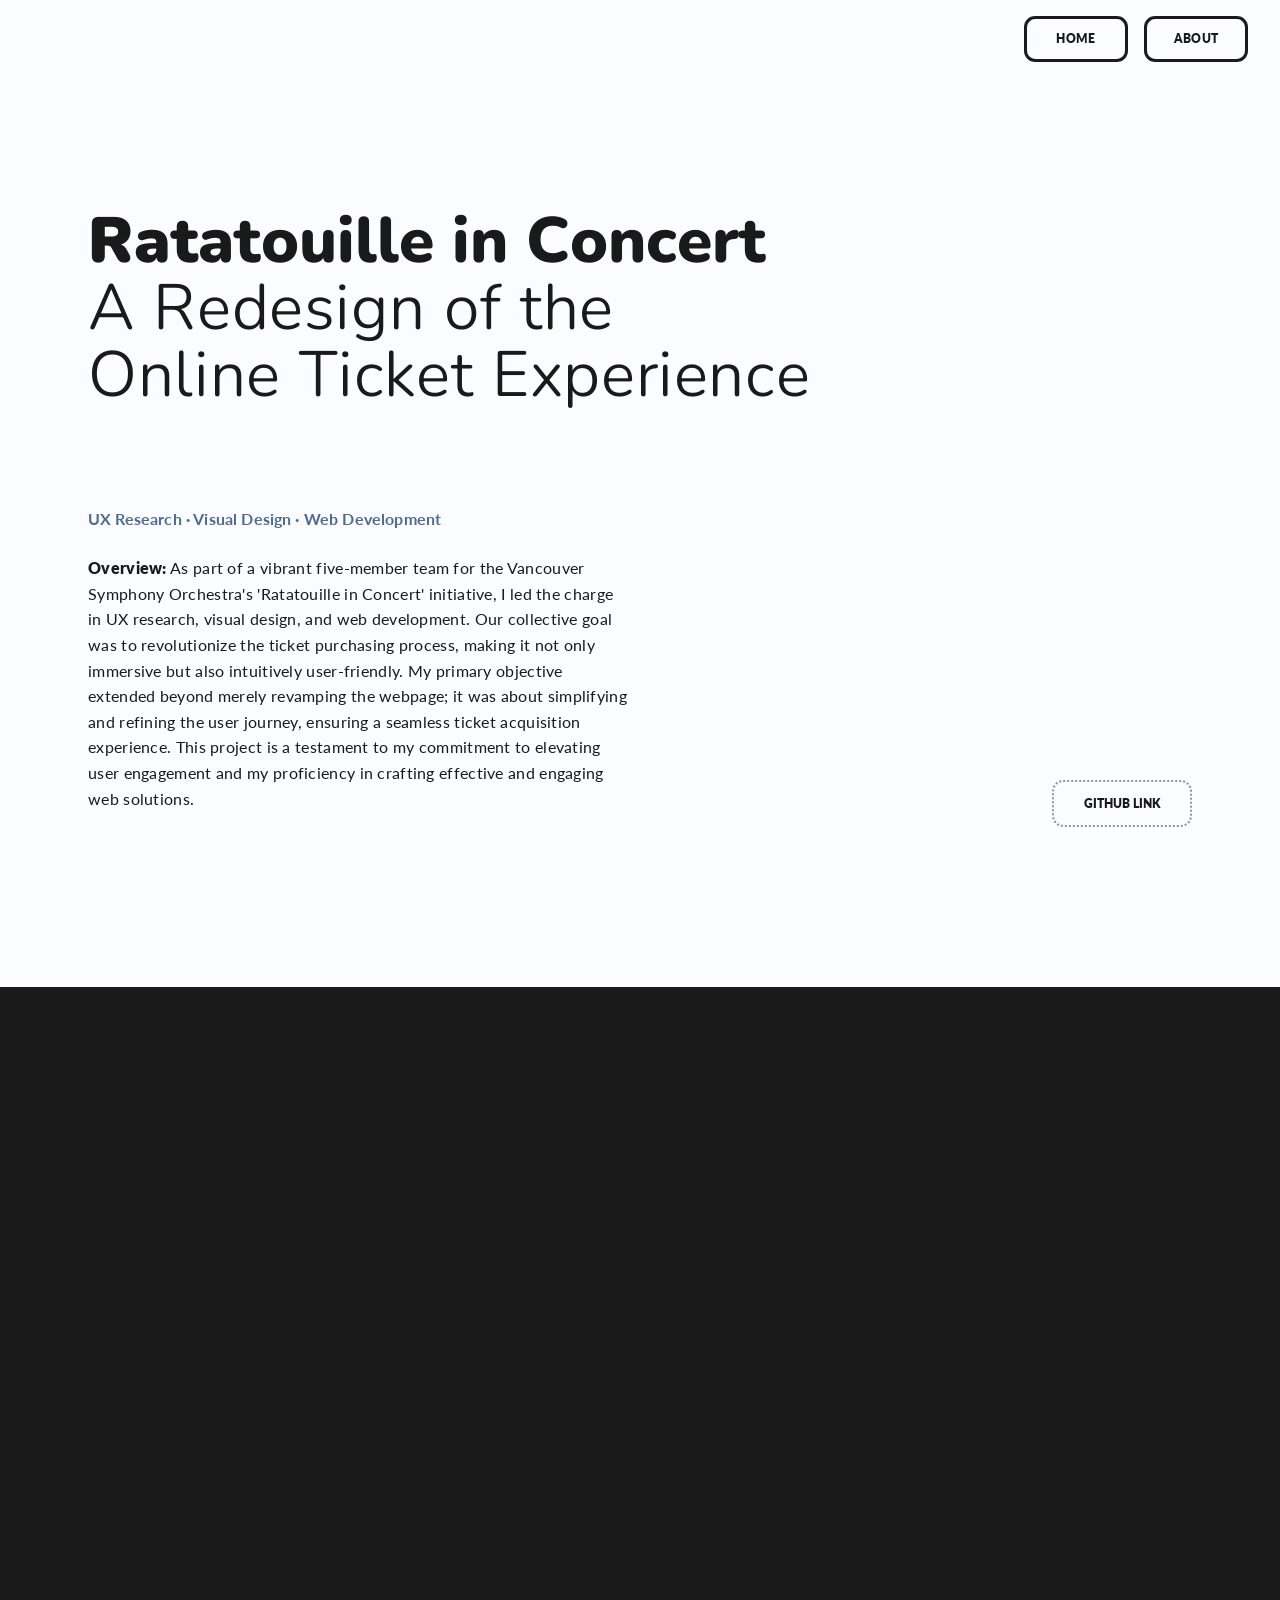
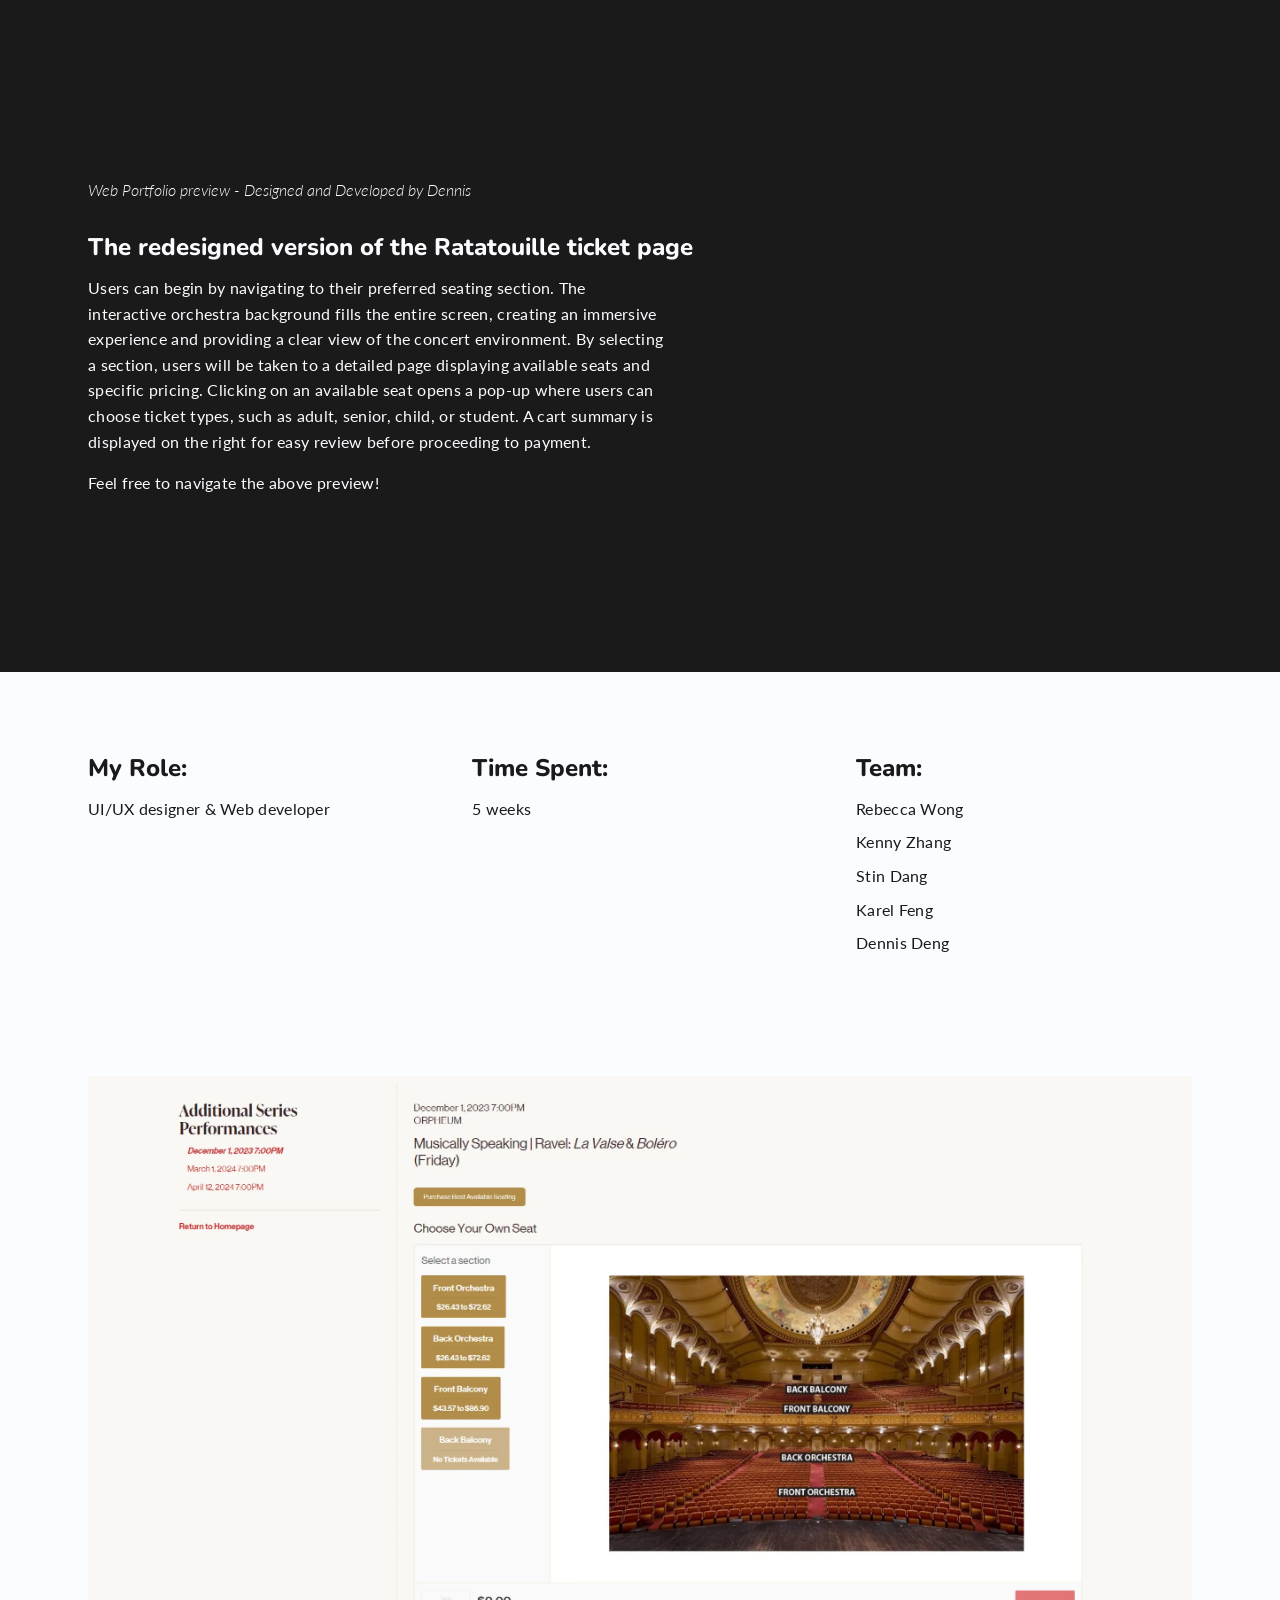
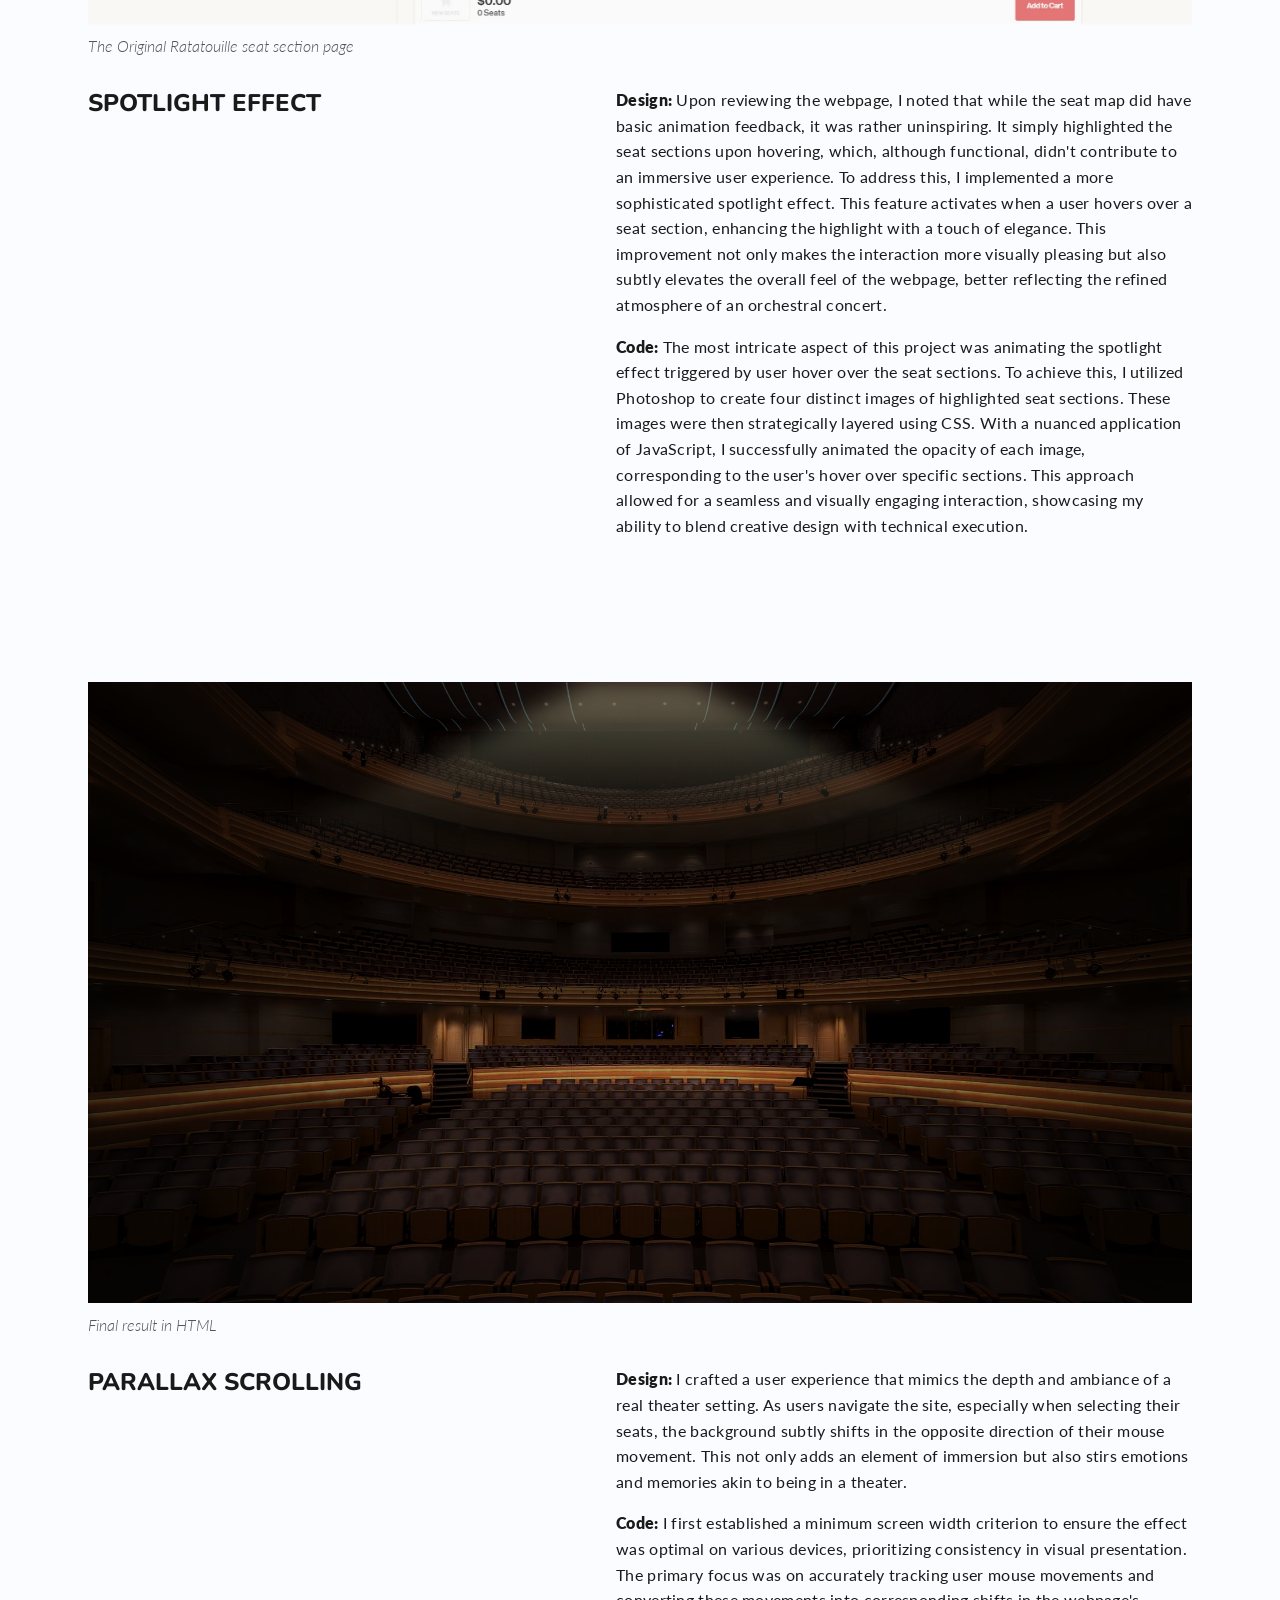
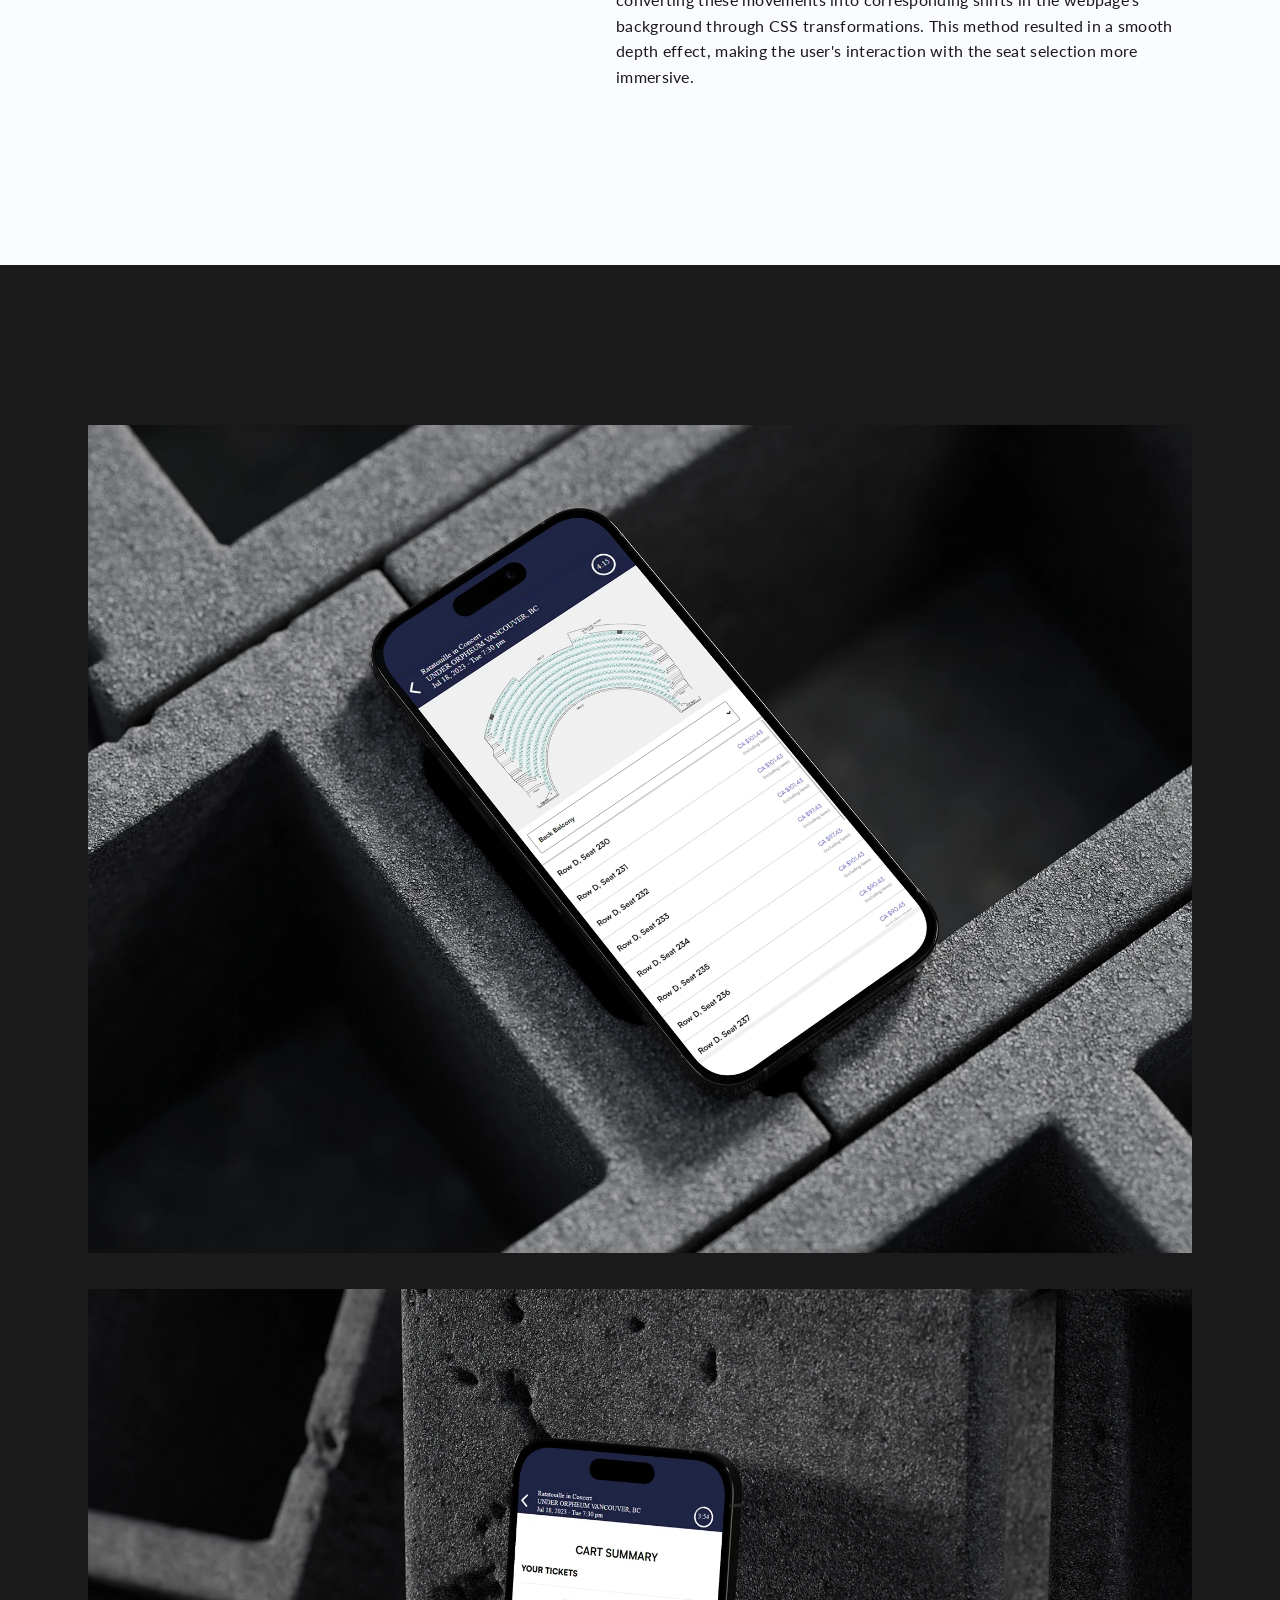
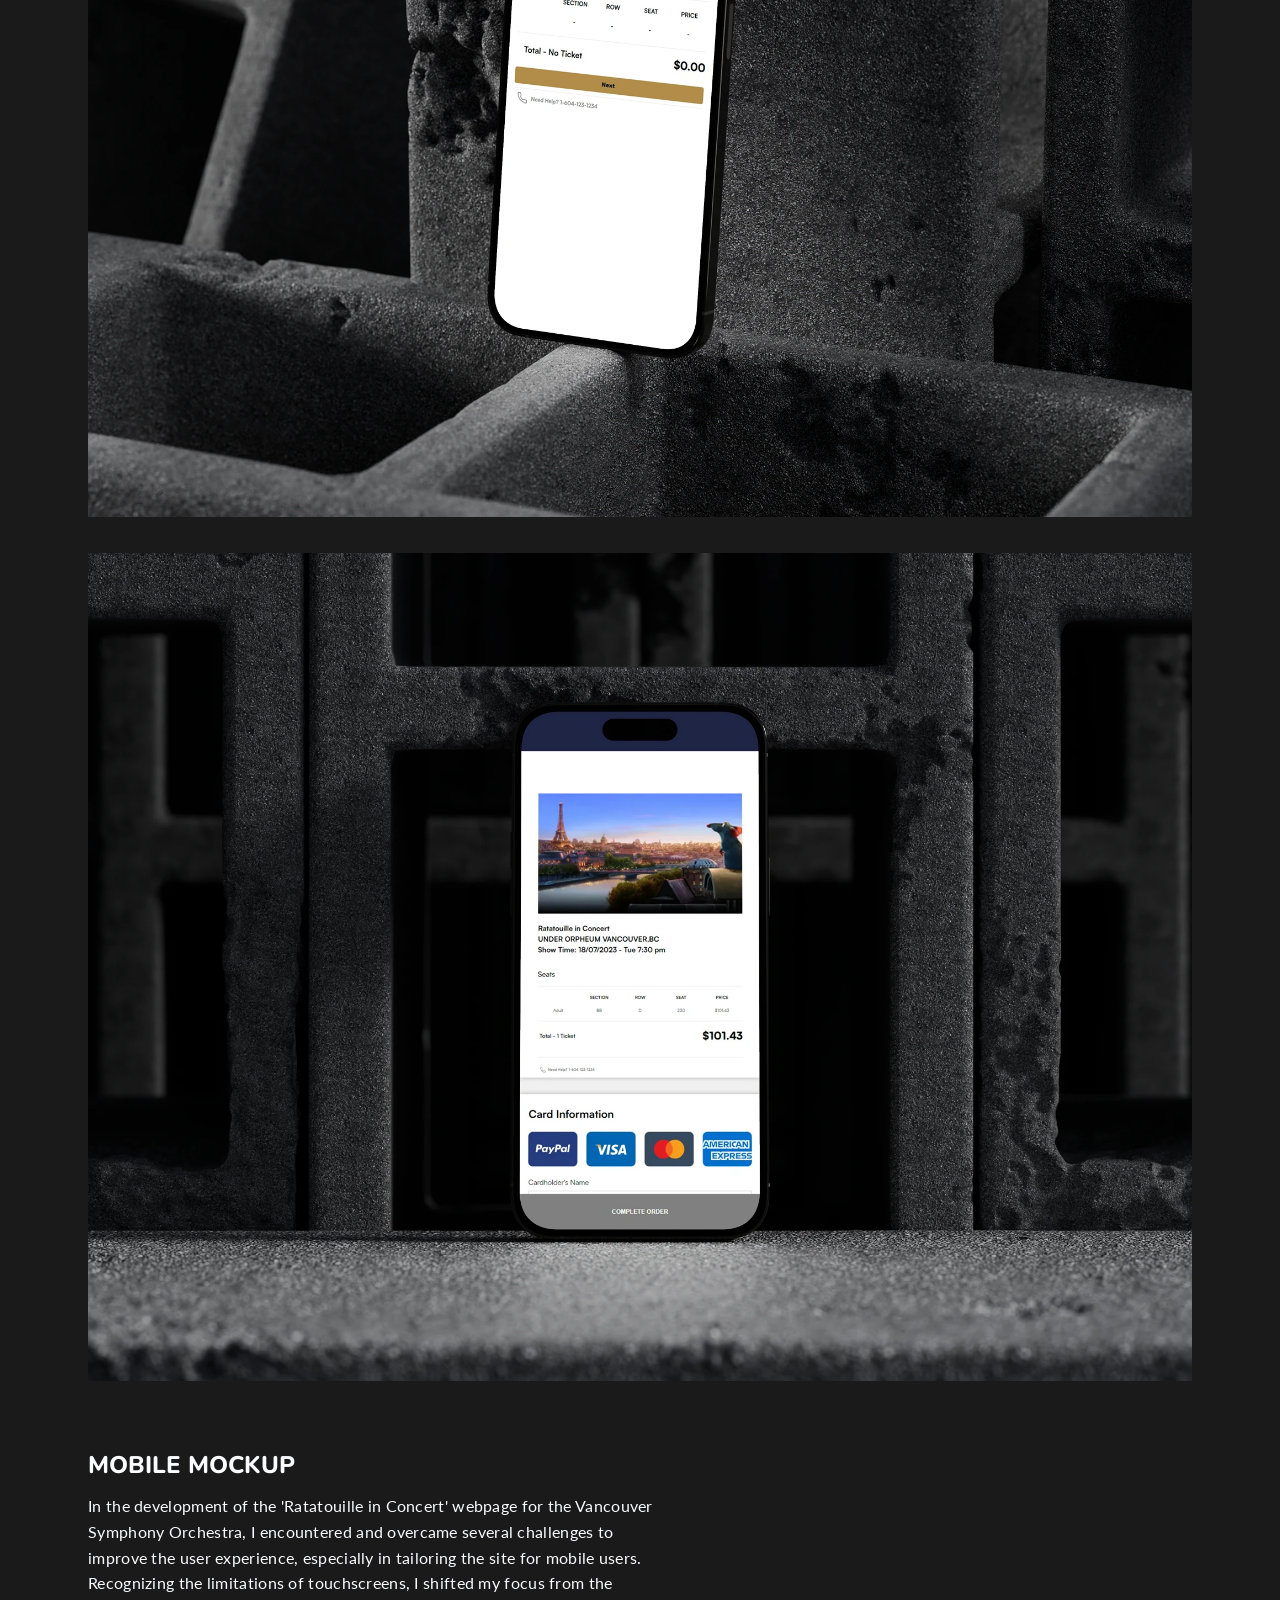
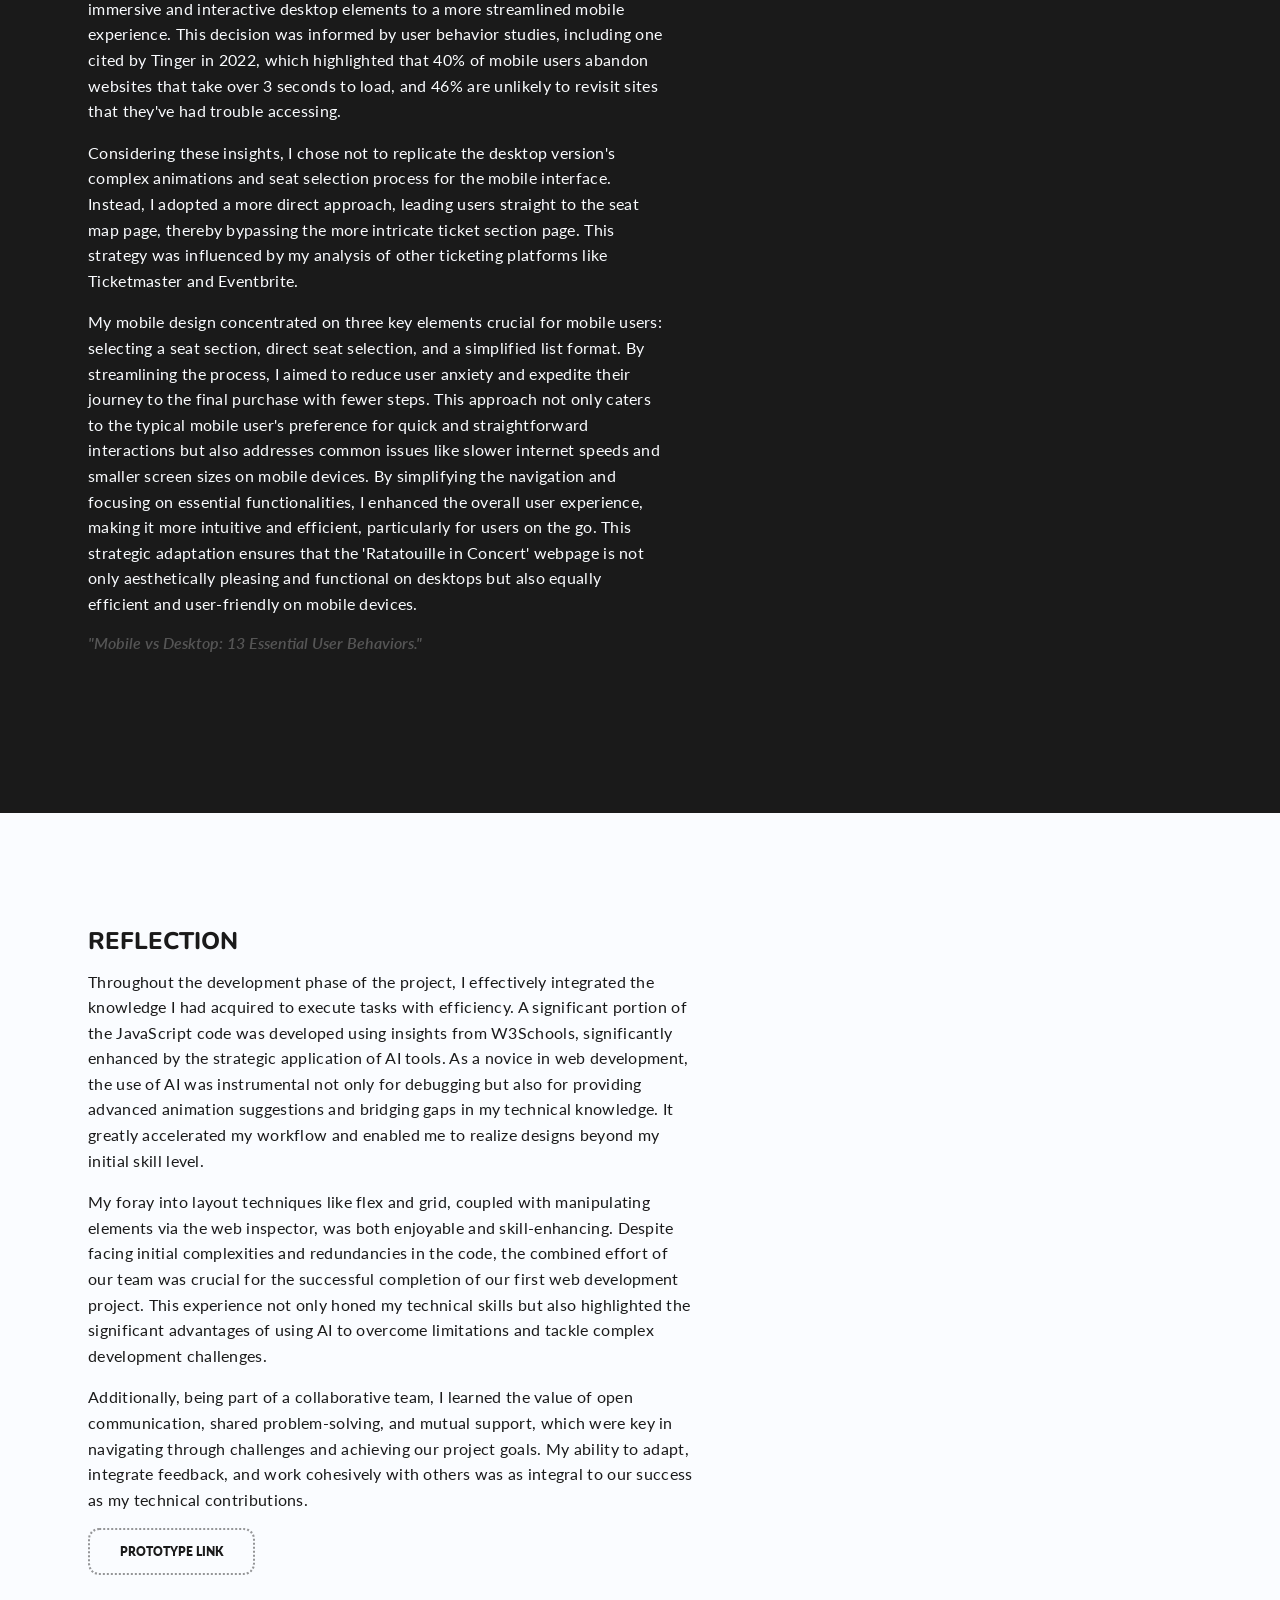
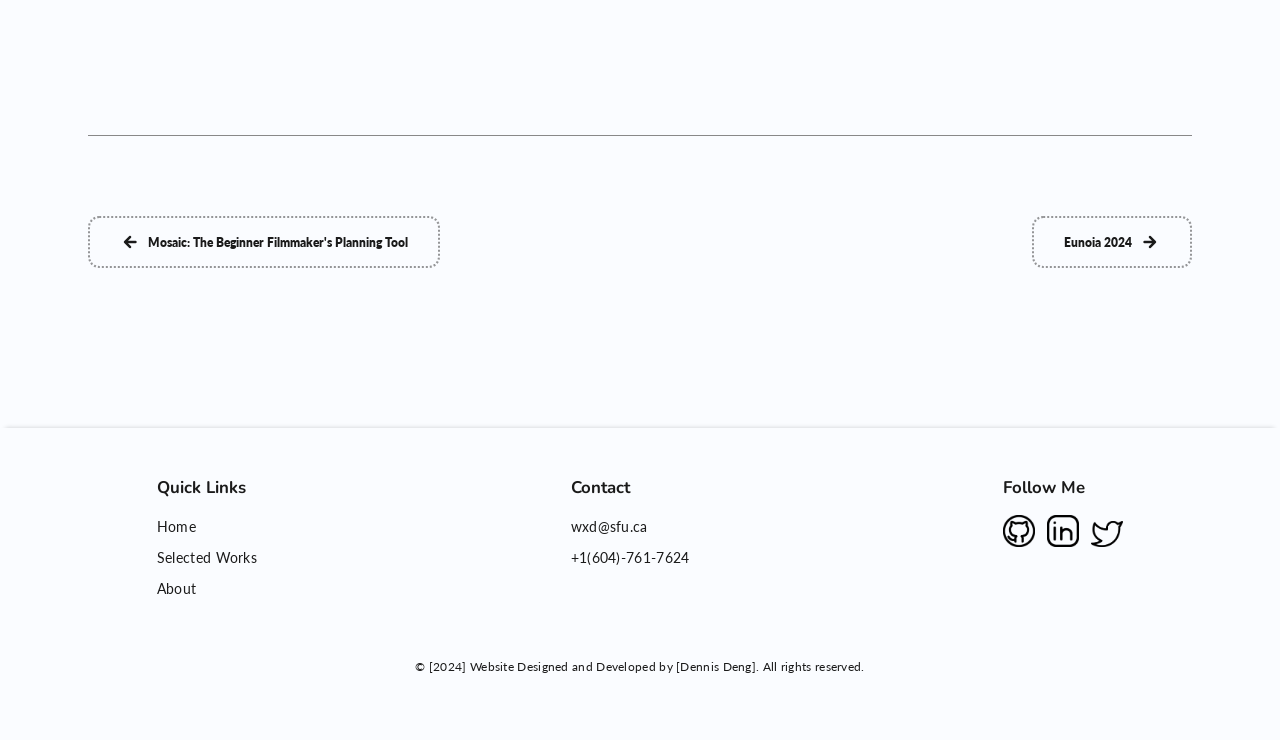
<file: works.html>
<!doctype html>
<html lang="en">
  <head>
    <meta charset="utf-8" />
    <meta name="viewport" content="width=device-width, initial-scale=1" />

    <title>
      Dennis Deng's Portfolio | Selected Work | The Ratatouille in Concert
    </title>

    <link rel="preconnect" href="https://fonts.googleapis.com" />
    <link rel="preconnect" href="https://fonts.gstatic.com" crossorigin />
    <link
      href="https://fonts.googleapis.com/css2?family=Lato:ital,wght@0,100;0,300;0,400;0,700;0,900;1,100;1,300;1,400;1,700;1,900&family=Nunito:wght@200..1000&display=swap"
      rel="stylesheet"
    />
    <link
      href="https://fonts.googleapis.com/css2?family=Material+Symbols+Rounded:opsz,wght,FILL,GRAD@24,400,0,0&display=swap"
      rel="stylesheet"
    />

    <link rel="stylesheet" href="css/animation.css" />
    <link rel="stylesheet" href="css/main.css" />
    <link rel="stylesheet" href="css/works.css" />
    <link rel="stylesheet" href="css/grid.css" />
    <link rel="stylesheet" href="css/variable-proximity.css" />

    <script src="js/header.js" defer></script>
    <script src="js/iframe.js" defer></script>
  </head>

  <body>
    <header role="banner">
      <div class="heading">
        <nav class="header-container nav-flex" role="navigation">
          <div class="cloud-button">
            <ul class="button-flex">
              <li>
                <a class="navs nav-home" href="index.html">
                  <span></span><span></span><span></span><span></span>
                  HOME
                </a>
              </li>

              <li>
                <a class="navs nav-about" href="about.html">
                  <span></span><span></span><span></span><span></span>
                  ABOUT
                </a>
              </li>
            </ul>
          </div>
        </nav>
      </div>
    </header>

    <section class="home-container selected-work-one">
      <div class="work-grid-container">
        <div class="work-one-heading">
          <h1>
            <span
              class="variable-proximity vp-lock-line project-title"
              data-vp
              data-from="'wght' 850"
              data-to="'wght' 1000"
              data-radius="150"
              data-falloff="linear"
              data-container=".work-one-heading"
              >Ratatouille in Concert</span
            >
            <span
              class="variable-proximity vp-lock-line context"
              data-vp
              data-from="'wght' 350"
              data-to="'wght' 550"
              data-radius="90"
              data-falloff="linear"
              data-container=".work-one-heading"
              >A Redesign of the</span
            >
            <span
              class="variable-proximity vp-lock-line context"
              data-vp
              data-from="'wght' 350"
              data-to="'wght' 550"
              data-radius="90"
              data-falloff="linear"
              data-container=".work-one-heading"
              >Online Ticket Experience</span
            >
          </h1>

          <p class="project-subtitle">
            UX Research · Visual Design · Web Development
          </p>
          <p>
            <span>Overview:</span> As part of a vibrant five-member team for the
            Vancouver Symphony Orchestra's 'Ratatouille in Concert' initiative,
            I led the charge in UX research, visual design, and web development.
            Our collective goal was to revolutionize the ticket purchasing
            process, making it not only immersive but also intuitively
            user-friendly. My primary objective extended beyond merely revamping
            the webpage; it was about simplifying and refining the user journey,
            ensuring a seamless ticket acquisition experience. This project is a
            testament to my commitment to elevating user engagement and my
            proficiency in crafting effective and engaging web solutions.
          </p>
        </div>

        <div class="project-website">
          <a
            class="button-secondary btn-primary"
            href="https://github.com/kennyzhang620/iat235_p3_test_stg"
            target="_blank"
            rel="noopener"
            >GITHUB LINK</a
          >
        </div>
      </div>
    </section>

    <section class="preview">
      <div class="showcase">
        <div class="live-web home-container">
          <figure class="work-showcase figure-two">
            <iframe
              src="https://iat-235-final-project.vercel.app/ticket_section_18.html"
              width="1920"
              height="1080"
              title="Ticket Section for Ratatouille Event"
            >
            </iframe>

            <figcaption>
              Web Portfolio preview - Designed and Developed by Dennis
            </figcaption>
          </figure>
        </div>

        <div class="home-container preview-details">
          <h2>The redesigned version of the Ratatouille ticket page</h2>
          <div class="project-content">
            <p>
              Users can begin by navigating to their preferred seating section.
              The interactive orchestra background fills the entire screen,
              creating an immersive experience and providing a clear view of the
              concert environment. By selecting a section, users will be taken
              to a detailed page displaying available seats and specific
              pricing. Clicking on an available seat opens a pop-up where users
              can choose ticket types, such as adult, senior, child, or student.
              A cart summary is displayed on the right for easy review before
              proceeding to payment.
            </p>

            <p><span>Feel free to navigate the above preview!</span></p>
          </div>
        </div>
      </div>
    </section>

    <section class="home-container project-detail">
      <div class="detail-role">
        <h2>My Role:</h2>
        <p>UI/UX designer & Web developer</p>
      </div>

      <div class="detail-time-spent">
        <h2>Time Spent:</h2>
        <p>5 weeks</p>
      </div>

      <div class="detail-team">
        <h2>Team:</h2>
        <ul>
          <li>Rebecca Wong</li>
          <li>Kenny Zhang</li>
          <li>Stin Dang</li>
          <li>Karel Feng</li>
          <li>Dennis Deng</li>
        </ul>
      </div>
    </section>

    <section class="home-container selected-work-one" id="after-showcase">
      <div class="work-image figure-three">
        <figure>
          <img
            src="img/original_ticket.webp"
            width="2490"
            height="1237"
            alt="The original Ratatouille web page seat map with seat sections"
          />
          <figcaption>The Original Ratatouille seat section page</figcaption>
        </figure>
      </div>

      <div class="content-container project-challenge">
        <h2>SPOTLIGHT EFFECT</h2>
        <div class="project-content">
          <p>
            <span>Design:</span> Upon reviewing the webpage, I noted that while
            the seat map did have basic animation feedback, it was rather
            uninspiring. It simply highlighted the seat sections upon hovering,
            which, although functional, didn't contribute to an immersive user
            experience. To address this, I implemented a more sophisticated
            spotlight effect. This feature activates when a user hovers over a
            seat section, enhancing the highlight with a touch of elegance. This
            improvement not only makes the interaction more visually pleasing
            but also subtly elevates the overall feel of the webpage, better
            reflecting the refined atmosphere of an orchestral concert.
          </p>
          <p>
            <span>Code:</span> The most intricate aspect of this project was
            animating the spotlight effect triggered by user hover over the seat
            sections. To achieve this, I utilized Photoshop to create four
            distinct images of highlighted seat sections. These images were then
            strategically layered using CSS. With a nuanced application of
            JavaScript, I successfully animated the opacity of each image,
            corresponding to the user's hover over specific sections. This
            approach allowed for a seamless and visually engaging interaction,
            showcasing my ability to blend creative design with technical
            execution.
          </p>
        </div>
      </div>

      <div class="work-image figure-four">
        <figure>
          <img
            src="img/ratatouille_ticket_home.png"
            width="1920"
            height="1080"
            alt="The final result after implementing the design with HTML, CSS, and Javascript"
          />
          <figcaption>Final result in HTML</figcaption>
        </figure>
      </div>

      <div class="content-container project-result">
        <h2>PARALLAX SCROLLING</h2>
        <div class="project-content">
          <p>
            <span>Design:</span> I crafted a user experience that mimics the
            depth and ambiance of a real theater setting. As users navigate the
            site, especially when selecting their seats, the background subtly
            shifts in the opposite direction of their mouse movement. This not
            only adds an element of immersion but also stirs emotions and
            memories akin to being in a theater.
          </p>

          <p>
            <span>Code:</span> I first established a minimum screen width
            criterion to ensure the effect was optimal on various devices,
            prioritizing consistency in visual presentation. The primary focus
            was on accurately tracking user mouse movements and converting these
            movements into corresponding shifts in the webpage's background
            through CSS transformations. This method resulted in a smooth depth
            effect, making the user's interaction with the seat selection more
            immersive.
          </p>
        </div>
      </div>
    </section>

    <section class="preview">
      <div class="showcase">
        <div class="live-web home-container work-image figure-one">
          <figure class="work-showcase">
            <img
              src="img/mobile_seatmap.webp"
              width="2000"
              height="1500"
              alt="The crewpagemockup1"
            />
          </figure>

          <figure class="work-showcase">
            <img
              src="img/mobile_confirm.webp"
              width="2000"
              height="1500"
              alt="The crewpagemockup2"
            />
          </figure>

          <figure class="work-showcase">
            <img
              src="img/mobile_purchase.webp"
              width="2000"
              height="1500"
              alt="The crewpagemockup3"
            />
          </figure>
        </div>

        <div class="home-container preview-details">
          <h2>MOBILE MOCKUP</h2>
          <div class="project-content">
            <p>
              In the development of the 'Ratatouille in Concert' webpage for the
              Vancouver Symphony Orchestra, I encountered and overcame several
              challenges to improve the user experience, especially in tailoring
              the site for mobile users. Recognizing the limitations of
              touchscreens, I shifted my focus from the immersive and
              interactive desktop elements to a more streamlined mobile
              experience. This decision was informed by user behavior studies,
              including one cited by Tinger in 2022, which highlighted that 40%
              of mobile users abandon websites that take over 3 seconds to load,
              and 46% are unlikely to revisit sites that they've had trouble
              accessing.
            </p>

            <p>
              Considering these insights, I chose not to replicate the desktop
              version's complex animations and seat selection process for the
              mobile interface. Instead, I adopted a more direct approach,
              leading users straight to the seat map page, thereby bypassing the
              more intricate ticket section page. This strategy was influenced
              by my analysis of other ticketing platforms like Ticketmaster and
              Eventbrite.
            </p>

            <p>
              My mobile design concentrated on three key elements crucial for
              mobile users: selecting a seat section, direct seat selection, and
              a simplified list format. By streamlining the process, I aimed to
              reduce user anxiety and expedite their journey to the final
              purchase with fewer steps. This approach not only caters to the
              typical mobile user's preference for quick and straightforward
              interactions but also addresses common issues like slower internet
              speeds and smaller screen sizes on mobile devices. By simplifying
              the navigation and focusing on essential functionalities, I
              enhanced the overall user experience, making it more intuitive and
              efficient, particularly for users on the go. This strategic
              adaptation ensures that the 'Ratatouille in Concert' webpage is
              not only aesthetically pleasing and functional on desktops but
              also equally efficient and user-friendly on mobile devices.
            </p>

            <a
              href="https://www.morphlabs.com/mobile-vs-desktop-13-essential-user-behaviors/"
              >"Mobile vs Desktop: 13 Essential User Behaviors."</a
            >
          </div>
        </div>
      </div>
    </section>

    <section class="home-container selected-work-one" id="after-showcase">
      <div class="project-thought">
        <h2>REFLECTION</h2>
        <div class="project-content2">
          <p>
            Throughout the development phase of the project, I effectively
            integrated the knowledge I had acquired to execute tasks with
            efficiency. A significant portion of the JavaScript code was
            developed using insights from W3Schools, significantly enhanced by
            the strategic application of AI tools. As a novice in web
            development, the use of AI was instrumental not only for debugging
            but also for providing advanced animation suggestions and bridging
            gaps in my technical knowledge. It greatly accelerated my workflow
            and enabled me to realize designs beyond my initial skill level.
          </p>

          <p>
            My foray into layout techniques like flex and grid, coupled with
            manipulating elements via the web inspector, was both enjoyable and
            skill-enhancing. Despite facing initial complexities and
            redundancies in the code, the combined effort of our team was
            crucial for the successful completion of our first web development
            project. This experience not only honed my technical skills but also
            highlighted the significant advantages of using AI to overcome
            limitations and tackle complex development challenges.
          </p>

          <p>
            Additionally, being part of a collaborative team, I learned the
            value of open communication, shared problem-solving, and mutual
            support, which were key in navigating through challenges and
            achieving our project goals. My ability to adapt, integrate
            feedback, and work cohesively with others was as integral to our
            success as my technical contributions.
          </p>

          <div>
            <a
              class="button-secondary btn-primary"
              href="https://www.sfu.ca/siat/student_projects/iat339_2023_fall/wxd/Ratatouille/ticket_section_18.html"
              target="_blank"
              rel="noopener"
              >PROTOTYPE LINK</a
            >
          </div>
        </div>
      </div>

      <div class="work-selection-container">
        <div class="work-selection-before">
          <a class="button-secondary btn-primary" href="works3.html">
            <span class="material-symbols-rounded arrow-icon arrow-left"
              >arrow_back</span
            >
            Mosaic: The Beginner Filmmaker's Planning Tool
          </a>
        </div>

        <div class="work-selection-next">
          <a class="button-secondary btn-primary" href="works2.html">
            Eunoia 2024
            <span class="material-symbols-rounded arrow-icon"
              >arrow_forward</span
            >
          </a>
        </div>
      </div>
    </section>

    <footer class="footer">
      <div class="footer-content">
        <div class="footer-section links">
          <h3>Quick Links</h3>
          <ul>
            <li><a href="index.html">Home</a></li>
            <li><a href="index.html#work-section">Selected Works</a></li>
            <li><a href="about.html">About</a></li>
          </ul>
        </div>
        <div class="footer-section contact">
          <h3>Contact</h3>
          <ul>
            <li><a href="mailto:wxd@sfu.com">wxd@sfu.ca</a></li>
            <li><a href="tel:+16047617624">+1(604)-761-7624</a></li>
          </ul>
        </div>
        <div class="footer-section social">
          <h3>Follow Me</h3>
          <div class="follow-me">
            <a
              href="https://github.sfu.ca/wxd?tab=repositories"
              target="_blank"
              rel="noopener"
            >
              <img
                src="img/github.png"
                width="638"
                height="638"
                alt="A GitHub icon that will lead the user to my GitHub page"
              />
            </a>
            <a
              href="https://www.linkedin.com/in/dennis-deng-a18a14203/"
              target="_blank"
              rel="noopener"
            >
              <img
                src="img/linkdin.png"
                width="638"
                height="638"
                alt="A LinkedIn icon that will lead the user to my Linkdin page"
              />
            </a>
            <a
              href="https://twitter.com/NewBlashed"
              target="_blank"
              rel="noopener"
            >
              <img
                src="img/twitter.png"
                width="638"
                height="638"
                alt="A Twitter icon that will lead the user to my Twitter page"
              />
            </a>
          </div>
        </div>
      </div>
      <div class="footer-bottom">
        <p>
          &copy; [2024] Website Designed and Developed by [Dennis Deng]. All
          rights reserved.
        </p>
      </div>
    </footer>
    <script src="js/variable-proximity.js" defer></script>
  </body>
</html>
</file>
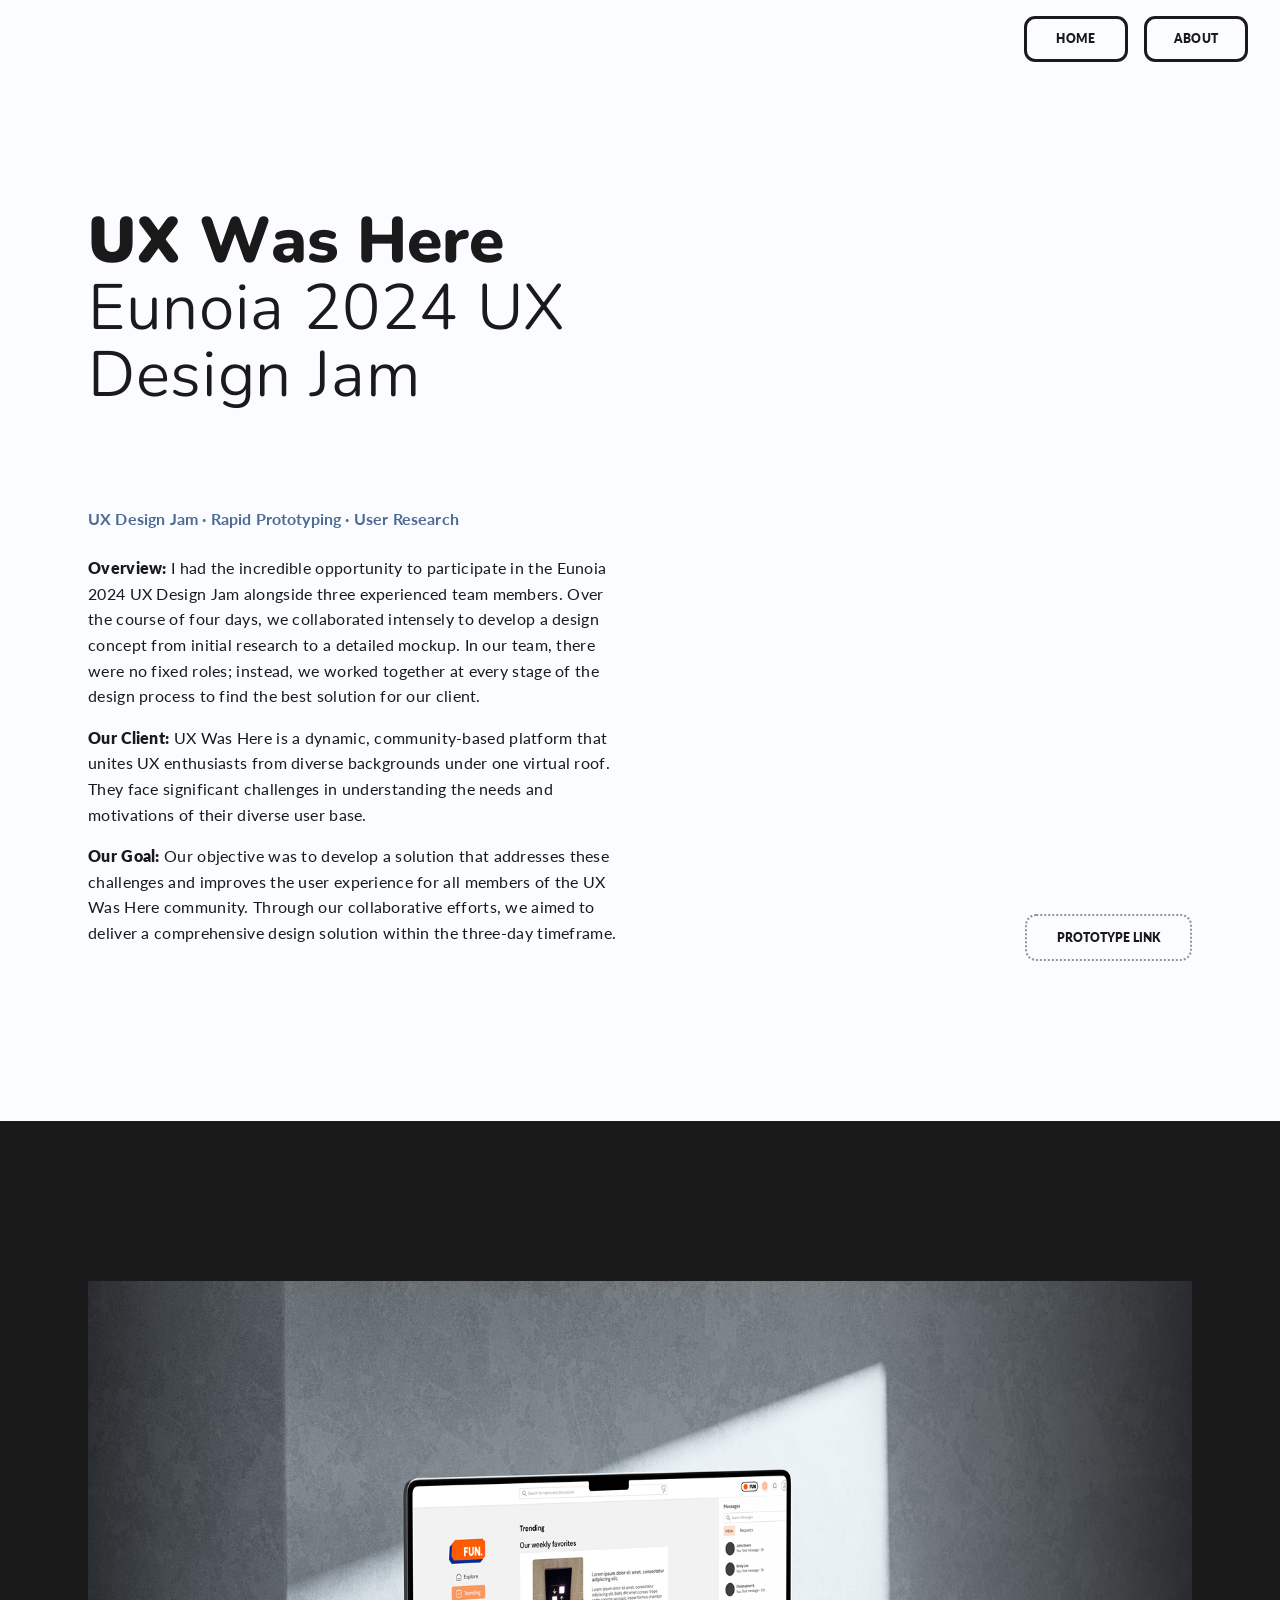
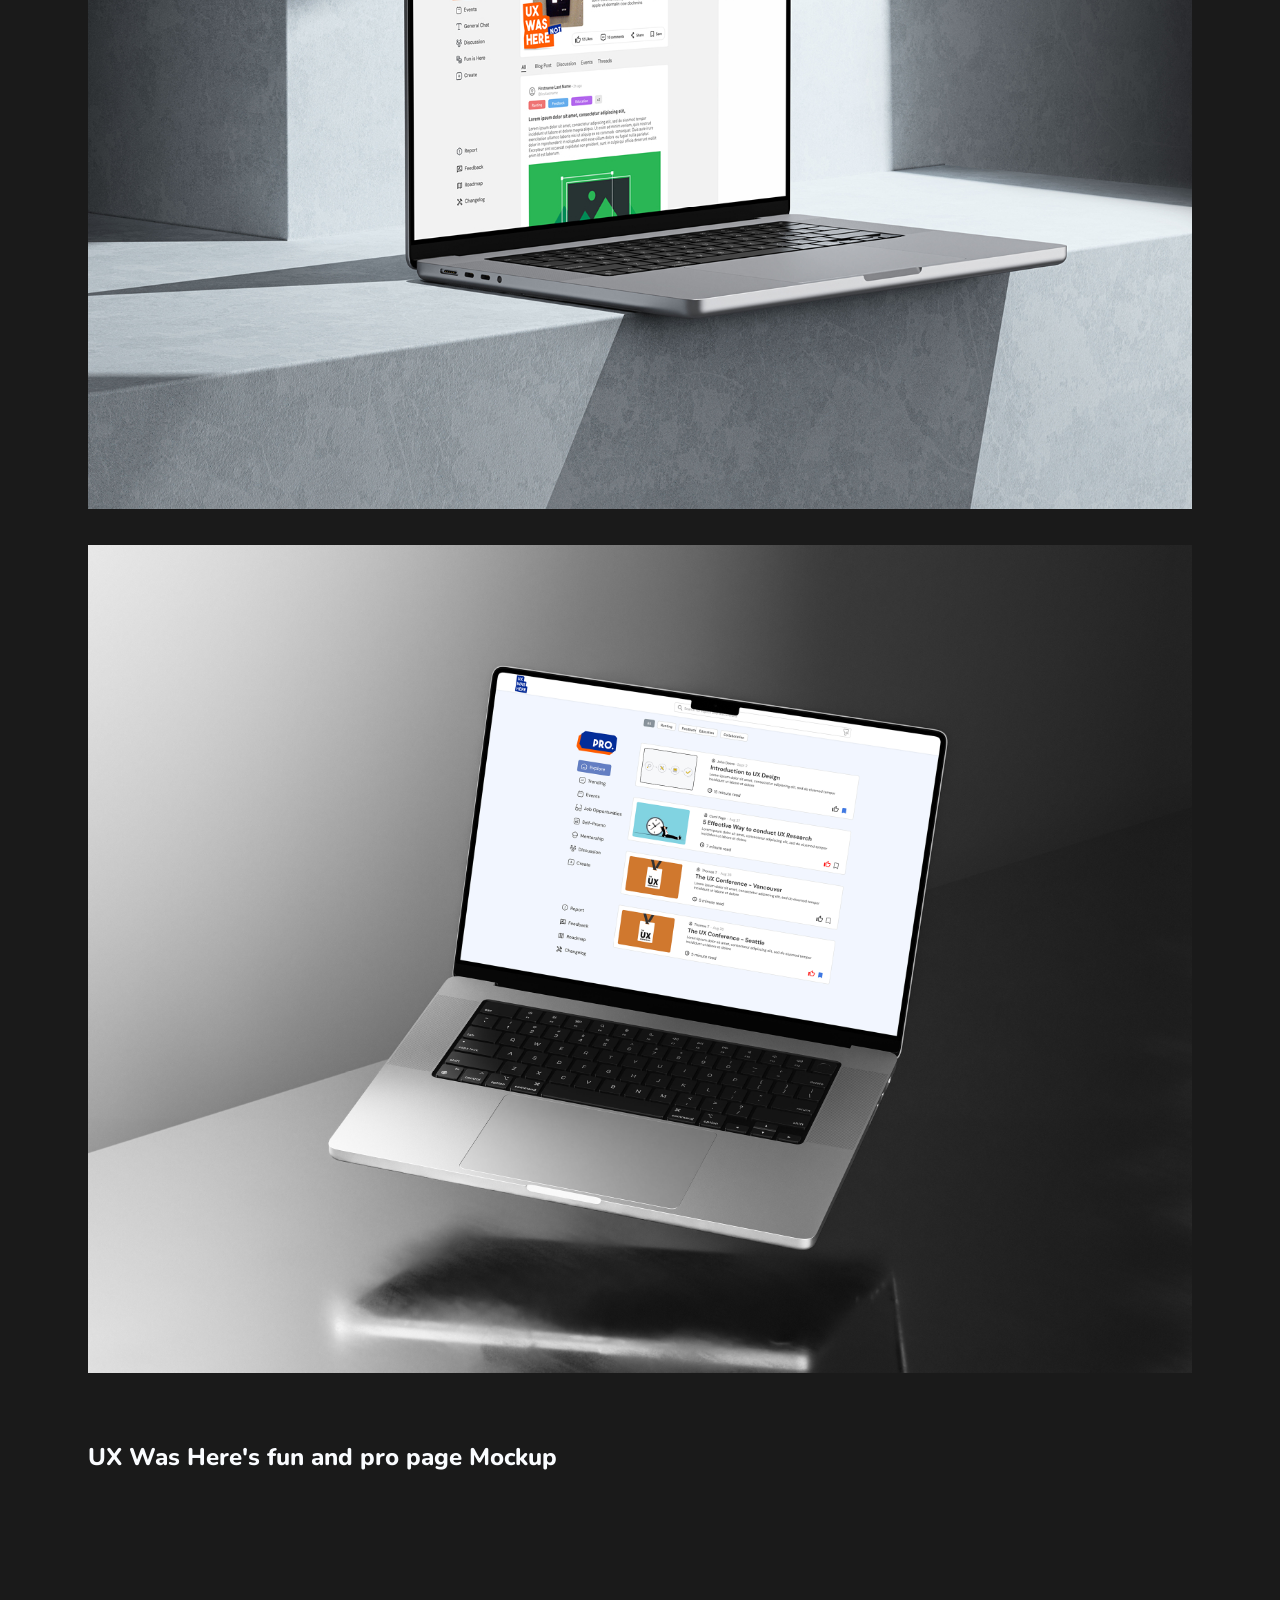
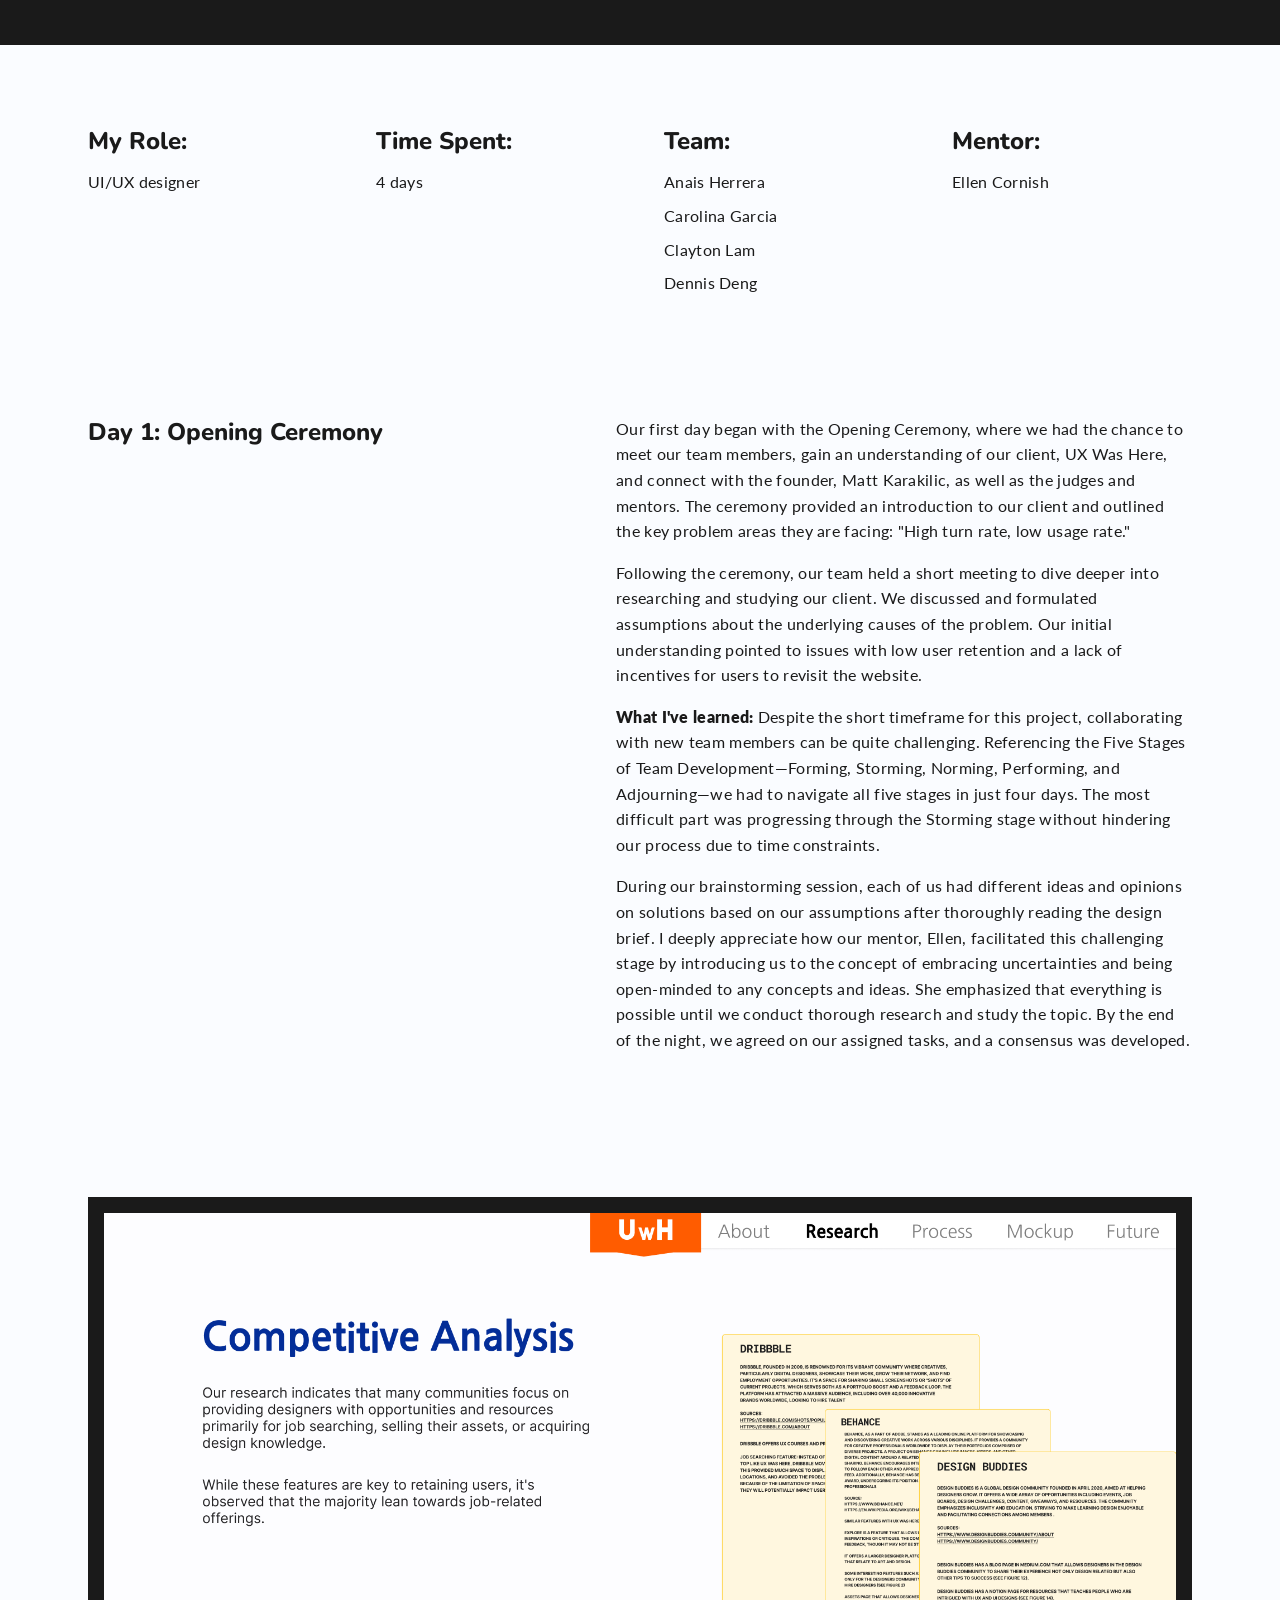
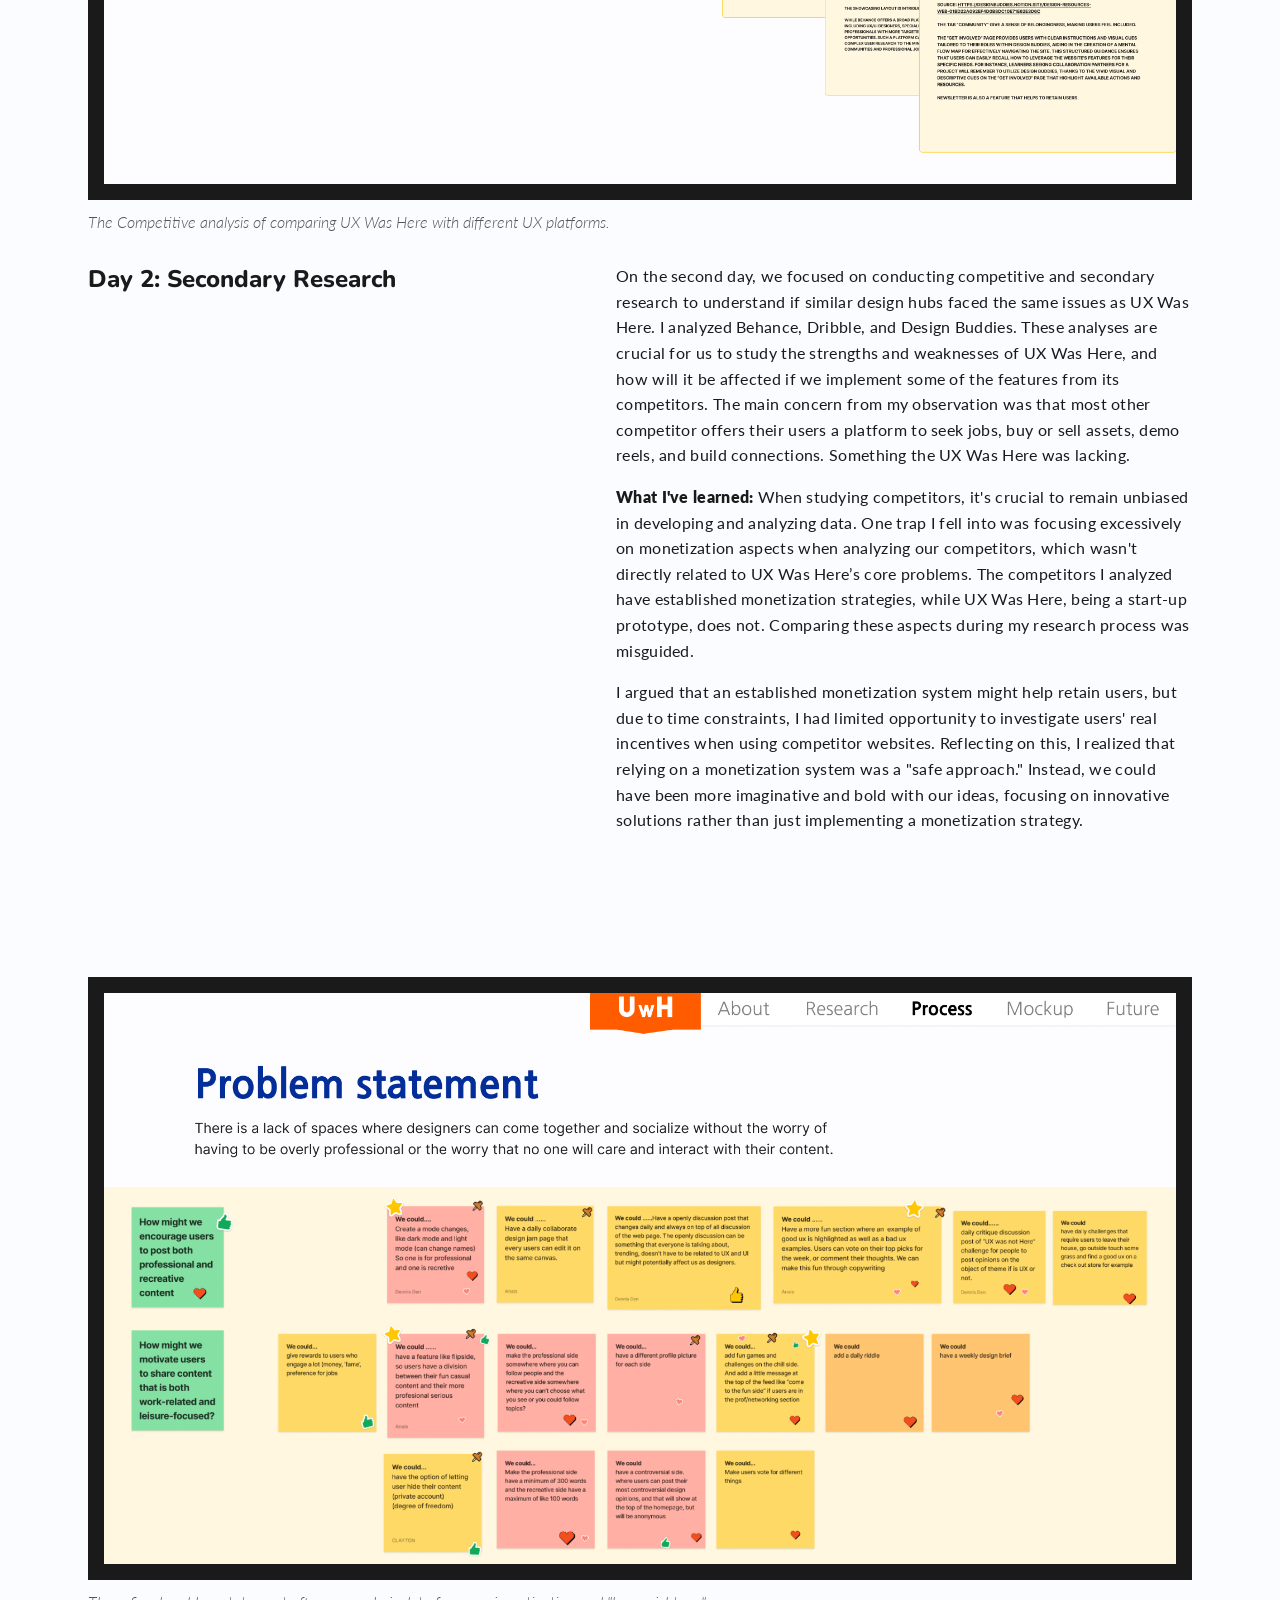
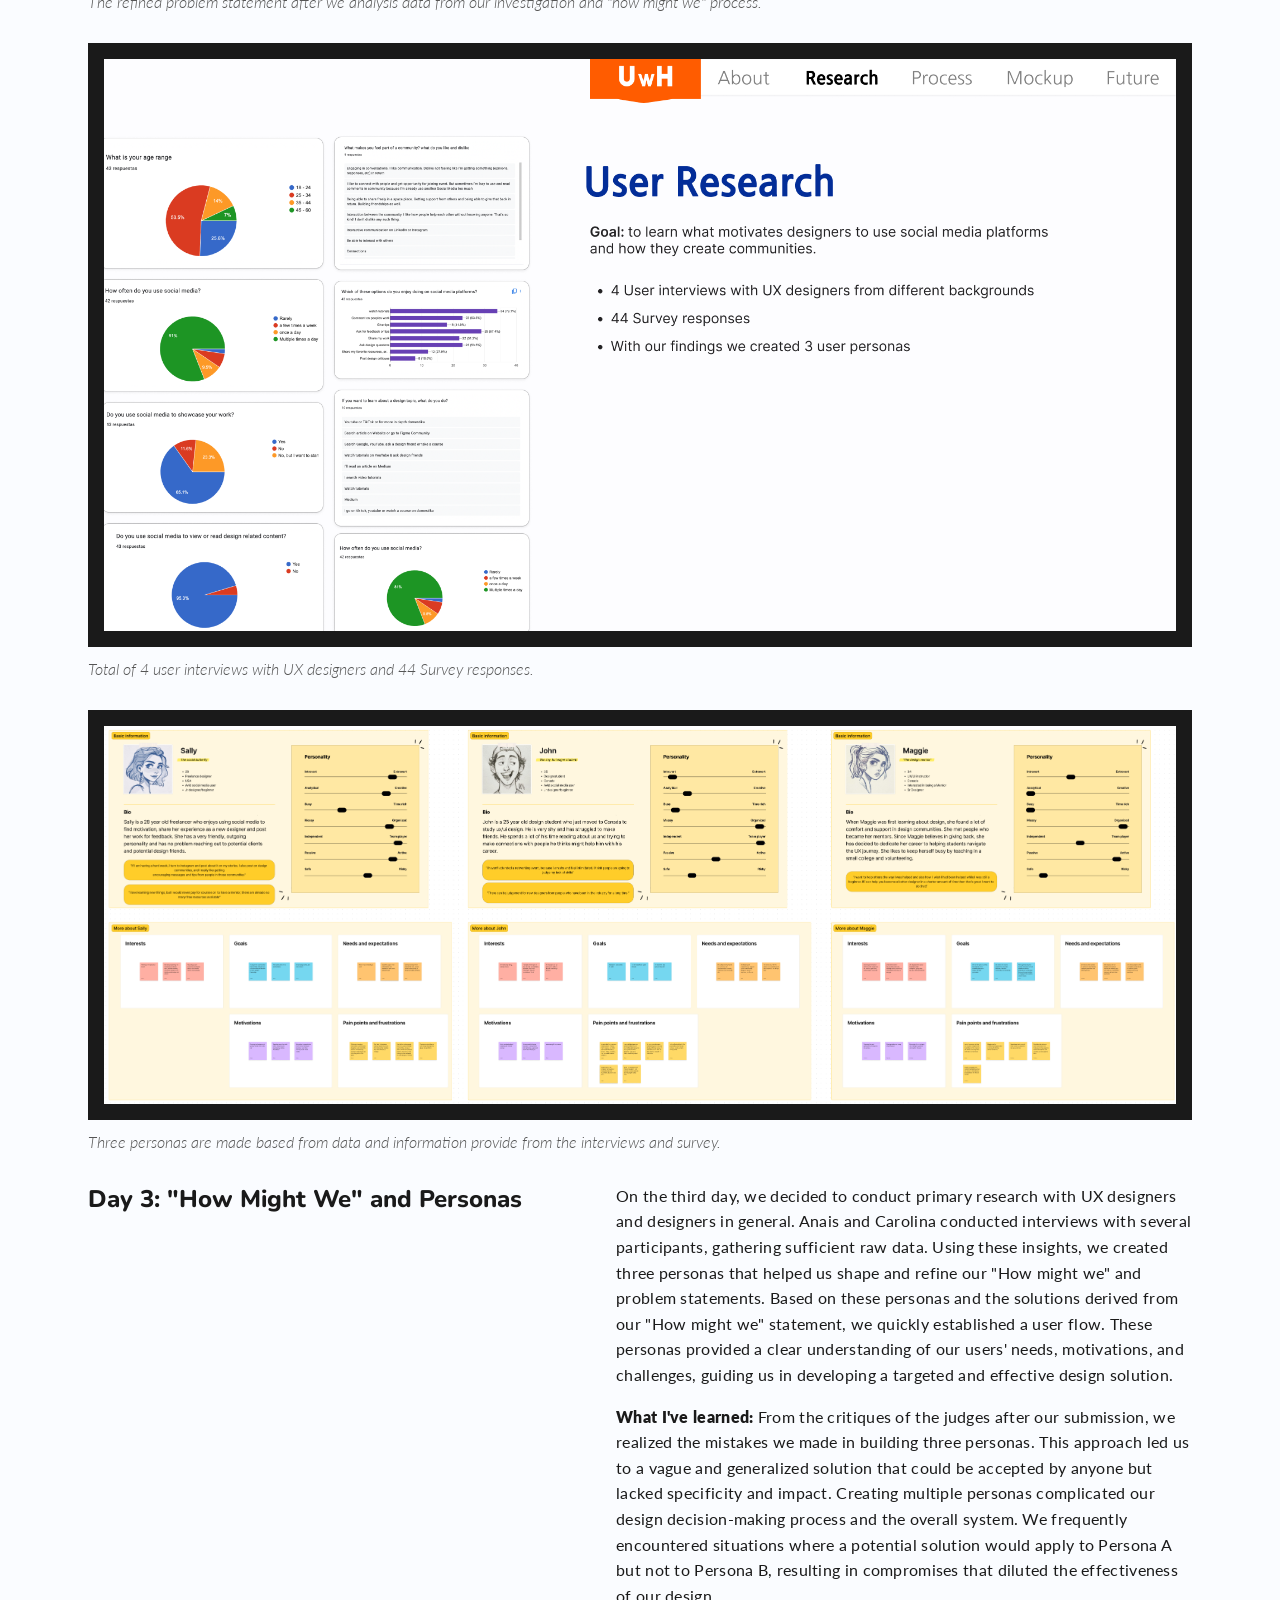
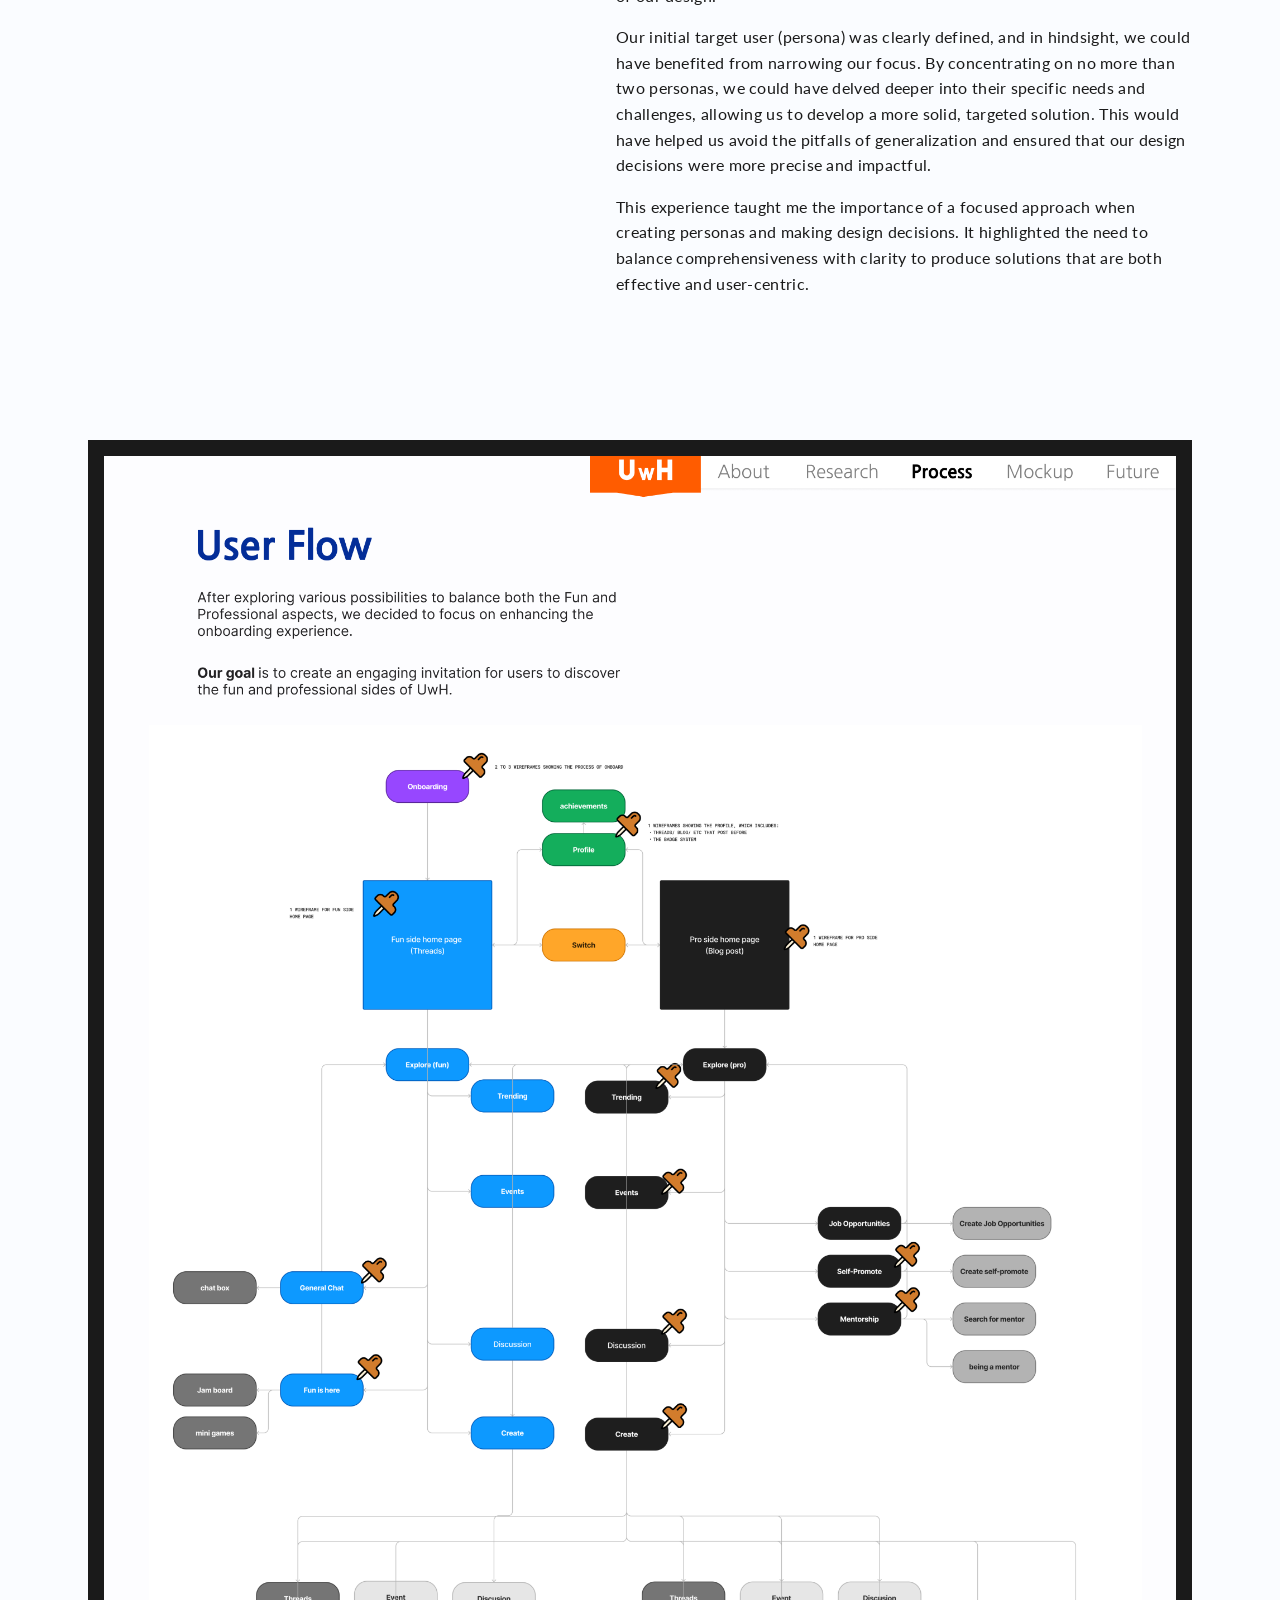
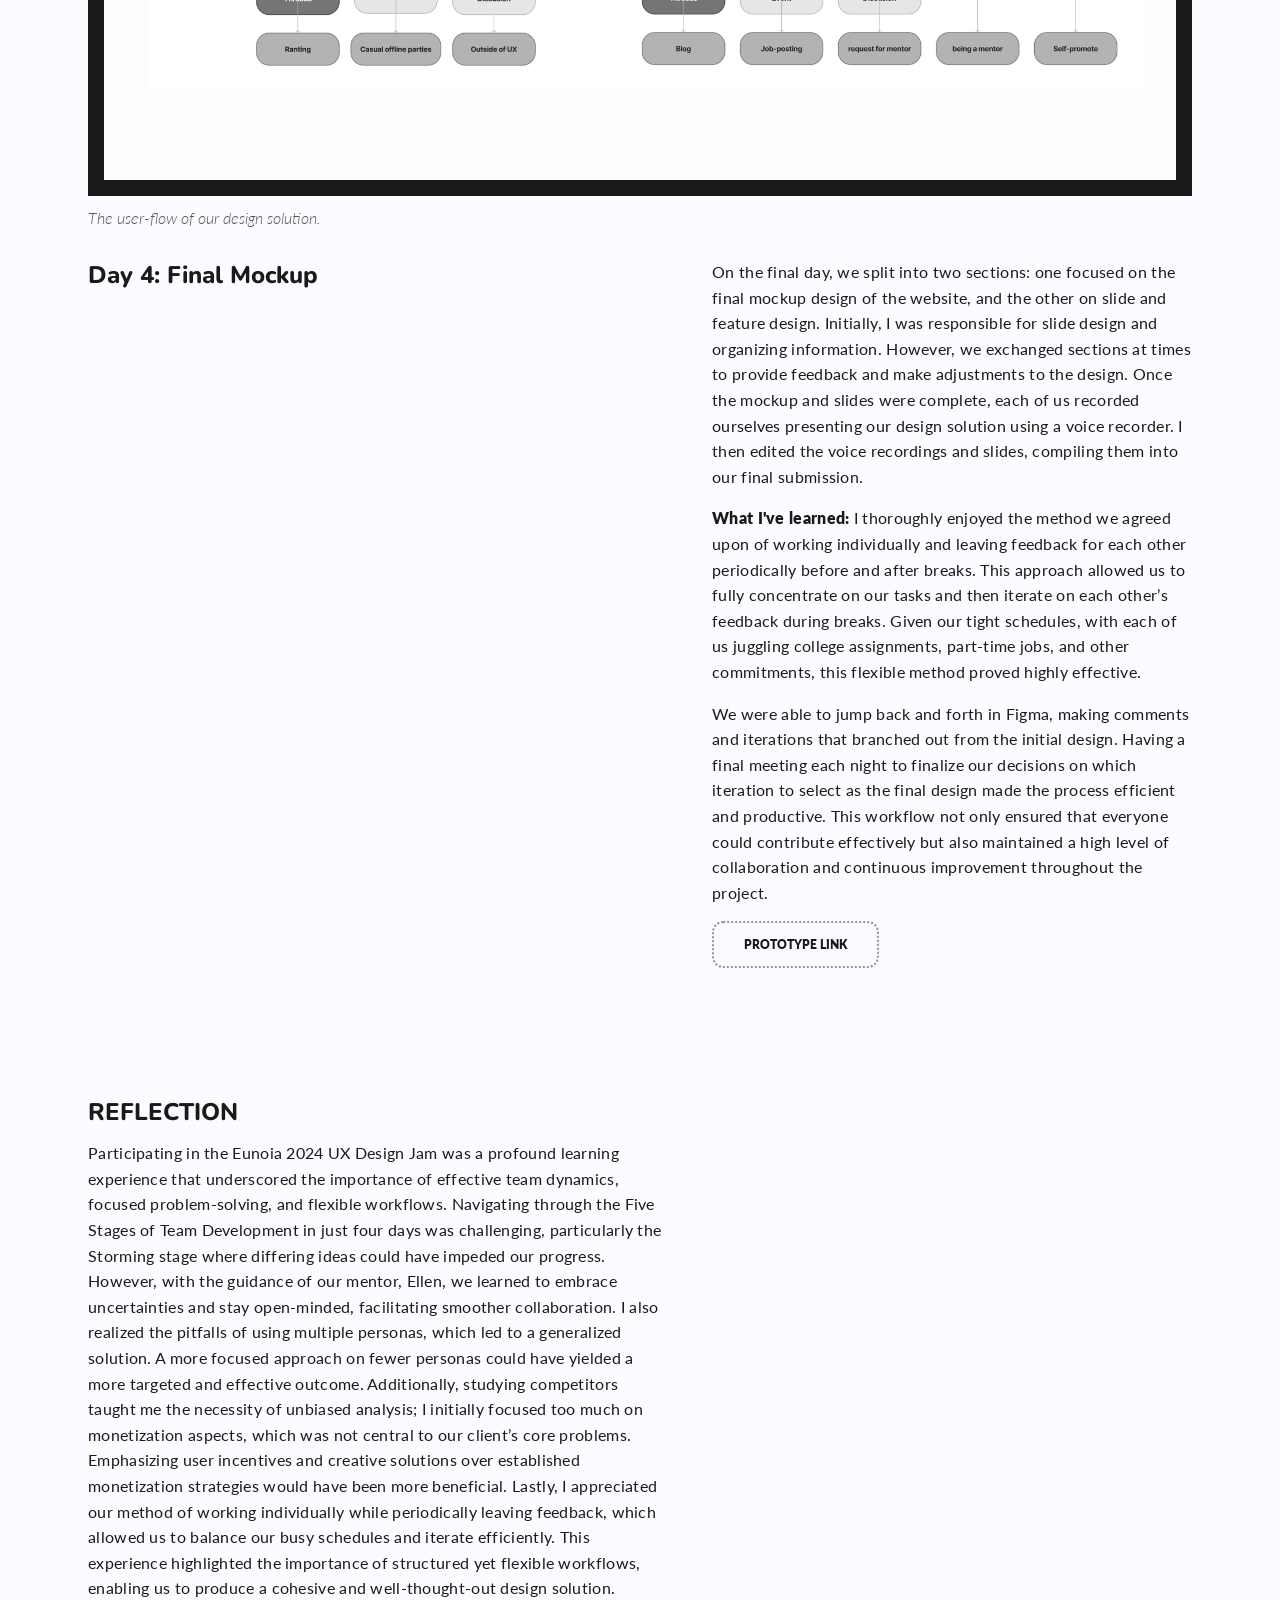
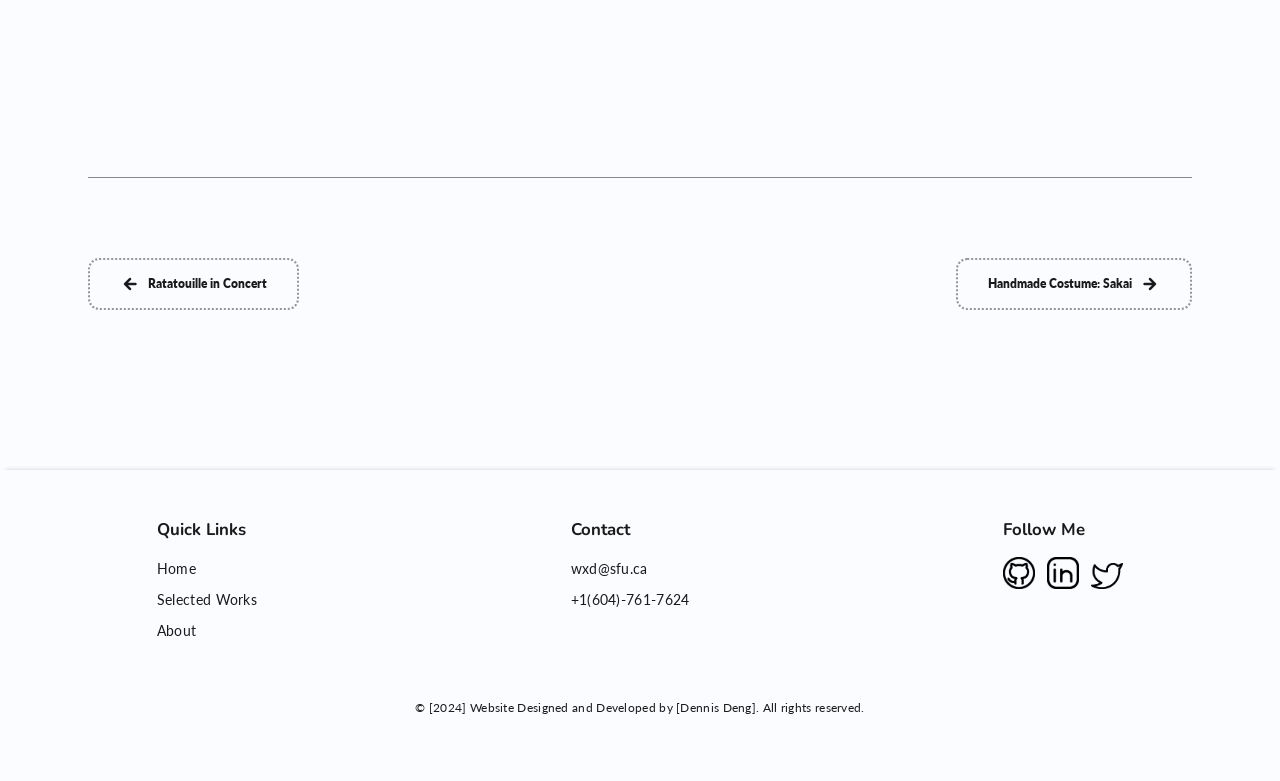
<file: works2.html>
<!doctype html>
<html lang="en">
  <head>
    <meta charset="utf-8" />
    <meta name="viewport" content="width=device-width, initial-scale=1" />

    <title>
      Dennis Deng's Portfolio | Selected Work | The Ratatouille in Concert
    </title>

    <link rel="preconnect" href="https://fonts.googleapis.com" />
    <link rel="preconnect" href="https://fonts.gstatic.com" crossorigin />
    <link
      href="https://fonts.googleapis.com/css2?family=Lato:ital,wght@0,100;0,300;0,400;0,700;0,900;1,100;1,300;1,400;1,700;1,900&family=Nunito:wght@200..1000&display=swap"
      rel="stylesheet"
    />
    <link
      href="https://fonts.googleapis.com/css2?family=Material+Symbols+Rounded:opsz,wght,FILL,GRAD@24,400,0,0&display=swap"
      rel="stylesheet"
    />

    <link rel="stylesheet" href="css/animation.css" />
    <link rel="stylesheet" href="css/main.css" />
    <link rel="stylesheet" href="css/works.css" />
    <link rel="stylesheet" href="css/grid.css" />
    <link rel="stylesheet" href="css/variable-proximity.css" />

    <script src="js/header.js" defer></script>
    <script src="js/iframe.js" defer></script>
  </head>

  <body>
    <header role="banner">
      <div class="heading">
        <nav class="header-container nav-flex" role="navigation">
          <div class="cloud-button">
            <ul class="button-flex">
              <li>
                <a class="navs nav-home" href="index.html">
                  <span></span><span></span><span></span><span></span>
                  HOME
                </a>
              </li>

              <li>
                <a class="navs nav-about" href="about.html">
                  <span></span><span></span><span></span><span></span>
                  ABOUT
                </a>
              </li>
            </ul>
          </div>
        </nav>
      </div>
    </header>

    <section class="home-container selected-work-one">
      <div class="work-grid-container">
        <div class="work-one-heading">
          <h1>
            <span
              class="variable-proximity vp-lock-line project-title"
              data-vp
              data-from="'wght' 850"
              data-to="'wght' 1000"
              data-radius="150"
              data-falloff="linear"
              data-container=".work-one-heading"
              >UX Was Here</span
            >
            <span
              class="variable-proximity vp-lock-line context"
              data-vp
              data-from="'wght' 350"
              data-to="'wght' 550"
              data-radius="90"
              data-falloff="linear"
              data-container=".work-one-heading"
              >Eunoia 2024 UX</span
            >
            <span
              class="variable-proximity vp-lock-line context"
              data-vp
              data-from="'wght' 350"
              data-to="'wght' 550"
              data-radius="90"
              data-falloff="linear"
              data-container=".work-one-heading"
              >Design Jam</span
            >
          </h1>

          <p class="project-subtitle">
            UX Design Jam · Rapid Prototyping · User Research
          </p>
          <p>
            <span>Overview:</span> I had the incredible opportunity to
            participate in the Eunoia 2024 UX Design Jam alongside three
            experienced team members. Over the course of four days, we
            collaborated intensely to develop a design concept from initial
            research to a detailed mockup. In our team, there were no fixed
            roles; instead, we worked together at every stage of the design
            process to find the best solution for our client.
          </p>

          <p>
            <span>Our Client:</span> UX Was Here is a dynamic, community-based
            platform that unites UX enthusiasts from diverse backgrounds under
            one virtual roof. They face significant challenges in understanding
            the needs and motivations of their diverse user base.
          </p>

          <p>
            <span>Our Goal:</span> Our objective was to develop a solution that
            addresses these challenges and improves the user experience for all
            members of the UX Was Here community. Through our collaborative
            efforts, we aimed to deliver a comprehensive design solution within
            the three-day timeframe.
          </p>
        </div>

        <div class="project-website">
          <a
            class="button-secondary btn-primary"
            href="https://www.figma.com/proto/EKZ5jnimupqGeTDmmJJ0r1/Eunoia-2024?node-id=0-1&t=xqjpNaessBWtWQo9-1"
            target="_blank"
            rel="noopener"
            >PROTOTYPE LINK</a
          >
        </div>
      </div>
    </section>

    <section class="preview">
      <div class="showcase">
        <div class="live-web home-container work-image figure-one">
          <figure class="work-showcase">
            <img
              src="img/work2/fun-mode-mocup.jpeg"
              width="1600"
              height="1200"
              alt="The ux was here fun page"
            />
          </figure>

          <figure class="work-showcase">
            <img
              src="img/work2/pro-mode-mockup.jpeg"
              width="1600"
              height="1200"
              alt="The ux was here pro page"
            />
          </figure>
        </div>

        <div class="home-container preview-details">
          <h2>UX Was Here's fun and pro page Mockup</h2>
          <div class="project-content"></div>
        </div>
      </div>
    </section>

    <section class="home-container project-detail">
      <div class="detail-role">
        <h2>My Role:</h2>
        <p>UI/UX designer</p>
      </div>

      <div class="detail-time-spent">
        <h2>Time Spent:</h2>
        <p>4 days</p>
      </div>

      <div class="detail-team">
        <h2>Team:</h2>
        <ul>
          <li>Anais Herrera</li>
          <li>Carolina Garcia</li>
          <li>Clayton Lam</li>
          <li>Dennis Deng</li>
        </ul>
      </div>

      <div class="detail-mentor">
        <h2>Mentor:</h2>
        <ul>
          <li>Ellen Cornish</li>
        </ul>
      </div>
    </section>

    <section class="home-container selected-work-one" id="after-showcase">
      <div class="content-container project-challenge">
        <h2>Day 1: Opening Ceremony</h2>
        <div class="project-content">
          <p>
            Our first day began with the Opening Ceremony, where we had the
            chance to meet our team members, gain an understanding of our
            client, UX Was Here, and connect with the founder, Matt Karakilic,
            as well as the judges and mentors. The ceremony provided an
            introduction to our client and outlined the key problem areas they
            are facing: "High turn rate, low usage rate."
          </p>

          <p>
            Following the ceremony, our team held a short meeting to dive deeper
            into researching and studying our client. We discussed and
            formulated assumptions about the underlying causes of the problem.
            Our initial understanding pointed to issues with low user retention
            and a lack of incentives for users to revisit the website.
          </p>

          <p>
            <span>What I've learned:</span> Despite the short timeframe for this
            project, collaborating with new team members can be quite
            challenging. Referencing the Five Stages of Team
            Development—Forming, Storming, Norming, Performing, and
            Adjourning—we had to navigate all five stages in just four days. The
            most difficult part was progressing through the Storming stage
            without hindering our process due to time constraints.
          </p>

          <p>
            During our brainstorming session, each of us had different ideas and
            opinions on solutions based on our assumptions after thoroughly
            reading the design brief. I deeply appreciate how our mentor, Ellen,
            facilitated this challenging stage by introducing us to the concept
            of embracing uncertainties and being open-minded to any concepts and
            ideas. She emphasized that everything is possible until we conduct
            thorough research and study the topic. By the end of the night, we
            agreed on our assigned tasks, and a consensus was developed.
          </p>
        </div>
      </div>

      <div class="work2-image figure-four">
        <figure>
          <img
            src="img/work2/User Research.png"
            width="1920"
            height="1080"
            alt="A slide image of showing information of the competitive analysis"
          />
          <figcaption>
            The Competitive analysis of comparing UX Was Here with different UX
            platforms.
          </figcaption>
        </figure>
      </div>

      <!-- <div class="work2-image figure-five">
                <figure>
                    <img src="img/work2/User Research-3.png" width="1920" height="1080" alt="A slide image of the concept studies we made">
                    <figcaption>The Concept Studies of potential relationship between UX Was Here and its client.</figcaption>
                </figure>
            </div> -->

      <div class="content-container project-result">
        <h2>Day 2: Secondary Research</h2>
        <div class="project-content">
          <p>
            On the second day, we focused on conducting competitive and
            secondary research to understand if similar design hubs faced the
            same issues as UX Was Here. I analyzed Behance, Dribble, and Design
            Buddies. These analyses are crucial for us to study the strengths
            and weaknesses of UX Was Here, and how will it be affected if we
            implement some of the features from its competitors. The main
            concern from my observation was that most other competitor offers
            their users a platform to seek jobs, buy or sell assets, demo reels,
            and build connections. Something the UX Was Here was lacking.
          </p>

          <p>
            <span>What I've learned:</span> When studying competitors, it's
            crucial to remain unbiased in developing and analyzing data. One
            trap I fell into was focusing excessively on monetization aspects
            when analyzing our competitors, which wasn't directly related to UX
            Was Here’s core problems. The competitors I analyzed have
            established monetization strategies, while UX Was Here, being a
            start-up prototype, does not. Comparing these aspects during my
            research process was misguided.
          </p>

          <p>
            I argued that an established monetization system might help retain
            users, but due to time constraints, I had limited opportunity to
            investigate users' real incentives when using competitor websites.
            Reflecting on this, I realized that relying on a monetization system
            was a "safe approach." Instead, we could have been more imaginative
            and bold with our ideas, focusing on innovative solutions rather
            than just implementing a monetization strategy.
          </p>
        </div>
      </div>

      <div class="work2-image figure-six">
        <figure>
          <img
            src="img/work2/Design process.png"
            width="1920"
            height="1080"
            alt="A slide image showing our refined problem statement and how might we statements."
          />
          <figcaption>
            The refined problem statement after we analysis data from our
            investigation and "how might we" process.
          </figcaption>
        </figure>
      </div>

      <div class="work2-image figure-seven">
        <figure>
          <img
            src="img/work2/User Research-1.png"
            width="1920"
            height="1080"
            alt="An slide shows the statisitc of 4 user interviews with UX designers and 44 Survey responses"
          />
          <figcaption>
            Total of 4 user interviews with UX designers and 44 Survey
            responses.
          </figcaption>
        </figure>
      </div>

      <div class="work2-image figure-eight">
        <figure>
          <img
            src="img/work2/persona.png"
            width="2827"
            height="996"
            alt="A slide image shows the three personas"
          />
          <figcaption>
            Three personas are made based from data and information provide from
            the interviews and survey.
          </figcaption>
        </figure>
      </div>

      <div class="content-container project-result">
        <h2>Day 3: "How Might We" and Personas</h2>
        <div class="project-content">
          <p>
            On the third day, we decided to conduct primary research with UX
            designers and designers in general. Anais and Carolina conducted
            interviews with several participants, gathering sufficient raw data.
            Using these insights, we created three personas that helped us shape
            and refine our "How might we" and problem statements. Based on these
            personas and the solutions derived from our "How might we"
            statement, we quickly established a user flow. These personas
            provided a clear understanding of our users' needs, motivations, and
            challenges, guiding us in developing a targeted and effective design
            solution.
          </p>

          <p>
            <span>What I've learned:</span> From the critiques of the judges
            after our submission, we realized the mistakes we made in building
            three personas. This approach led us to a vague and generalized
            solution that could be accepted by anyone but lacked specificity and
            impact. Creating multiple personas complicated our design
            decision-making process and the overall system. We frequently
            encountered situations where a potential solution would apply to
            Persona A but not to Persona B, resulting in compromises that
            diluted the effectiveness of our design.
          </p>

          <p>
            Our initial target user (persona) was clearly defined, and in
            hindsight, we could have benefited from narrowing our focus. By
            concentrating on no more than two personas, we could have delved
            deeper into their specific needs and challenges, allowing us to
            develop a more solid, targeted solution. This would have helped us
            avoid the pitfalls of generalization and ensured that our design
            decisions were more precise and impactful.
          </p>

          <p>
            This experience taught me the importance of a focused approach when
            creating personas and making design decisions. It highlighted the
            need to balance comprehensiveness with clarity to produce solutions
            that are both effective and user-centric.
          </p>
        </div>
      </div>

      <div class="work2-image figure-nine">
        <figure>
          <img
            src="img/work2/Design process-7.png"
            width="1920"
            height="1080"
            alt="A slide image shows the user-flow of our design solution"
          />
          <figcaption>The user-flow of our design solution.</figcaption>
        </figure>
      </div>

      <div class="content-container project-responsiveness">
        <h2>Day 4: Final Mockup</h2>
        <div class="project-content2">
          <p>
            On the final day, we split into two sections: one focused on the
            final mockup design of the website, and the other on slide and
            feature design. Initially, I was responsible for slide design and
            organizing information. However, we exchanged sections at times to
            provide feedback and make adjustments to the design. Once the mockup
            and slides were complete, each of us recorded ourselves presenting
            our design solution using a voice recorder. I then edited the voice
            recordings and slides, compiling them into our final submission.
          </p>

          <p>
            <span>What I've learned:</span> I thoroughly enjoyed the method we
            agreed upon of working individually and leaving feedback for each
            other periodically before and after breaks. This approach allowed us
            to fully concentrate on our tasks and then iterate on each other’s
            feedback during breaks. Given our tight schedules, with each of us
            juggling college assignments, part-time jobs, and other commitments,
            this flexible method proved highly effective.
          </p>

          <p>
            We were able to jump back and forth in Figma, making comments and
            iterations that branched out from the initial design. Having a final
            meeting each night to finalize our decisions on which iteration to
            select as the final design made the process efficient and
            productive. This workflow not only ensured that everyone could
            contribute effectively but also maintained a high level of
            collaboration and continuous improvement throughout the project.
          </p>

          <div>
            <a
              class="button-secondary btn-primary"
              href="https://www.figma.com/proto/EKZ5jnimupqGeTDmmJJ0r1/Eunoia-2024?node-id=0-1&t=xqjpNaessBWtWQo9-1"
              target="_blank"
              rel="noopener"
              >PROTOTYPE LINK</a
            >
          </div>
        </div>
      </div>

      <div class="project-thought">
        <h2>REFLECTION</h2>
        <div class="project-content">
          <p>
            Participating in the Eunoia 2024 UX Design Jam was a profound
            learning experience that underscored the importance of effective
            team dynamics, focused problem-solving, and flexible workflows.
            Navigating through the Five Stages of Team Development in just four
            days was challenging, particularly the Storming stage where
            differing ideas could have impeded our progress. However, with the
            guidance of our mentor, Ellen, we learned to embrace uncertainties
            and stay open-minded, facilitating smoother collaboration. I also
            realized the pitfalls of using multiple personas, which led to a
            generalized solution. A more focused approach on fewer personas
            could have yielded a more targeted and effective outcome.
            Additionally, studying competitors taught me the necessity of
            unbiased analysis; I initially focused too much on monetization
            aspects, which was not central to our client’s core problems.
            Emphasizing user incentives and creative solutions over established
            monetization strategies would have been more beneficial. Lastly, I
            appreciated our method of working individually while periodically
            leaving feedback, which allowed us to balance our busy schedules and
            iterate efficiently. This experience highlighted the importance of
            structured yet flexible workflows, enabling us to produce a cohesive
            and well-thought-out design solution.
          </p>
        </div>
      </div>

      <div class="work-selection-container">
        <div class="work-selection-before">
          <a class="button-secondary btn-primary" href="works.html">
            <span class="material-symbols-rounded arrow-icon arrow-left"
              >arrow_back</span
            >
            Ratatouille in Concert
          </a>
        </div>

        <div class="work-selection-next">
          <a class="button-secondary btn-primary" href="works4.html">
            Handmade Costume: Sakai
            <span class="material-symbols-rounded arrow-icon"
              >arrow_forward</span
            >
          </a>
        </div>
      </div>
    </section>

    <footer class="footer">
      <div class="footer-content">
        <div class="footer-section links">
          <h3>Quick Links</h3>
          <ul>
            <li><a href="index.html">Home</a></li>
            <li><a href="index.html#work-section">Selected Works</a></li>
            <li><a href="about.html">About</a></li>
          </ul>
        </div>
        <div class="footer-section contact">
          <h3>Contact</h3>
          <ul>
            <li><a href="mailto:wxd@sfu.com">wxd@sfu.ca</a></li>
            <li><a href="tel:+16047617624">+1(604)-761-7624</a></li>
          </ul>
        </div>
        <div class="footer-section social">
          <h3>Follow Me</h3>
          <div class="follow-me">
            <a
              href="https://github.sfu.ca/wxd?tab=repositories"
              target="_blank"
              rel="noopener"
            >
              <img
                src="img/github.png"
                width="638"
                height="638"
                alt="A GitHub icon that will lead the user to my GitHub page"
              />
            </a>
            <a
              href="https://www.linkedin.com/in/dennis-deng-a18a14203/"
              target="_blank"
              rel="noopener"
            >
              <img
                src="img/linkdin.png"
                width="638"
                height="638"
                alt="A LinkedIn icon that will lead the user to my Linkdin page"
              />
            </a>
            <a
              href="https://twitter.com/NewBlashed"
              target="_blank"
              rel="noopener"
            >
              <img
                src="img/twitter.png"
                width="638"
                height="638"
                alt="A Twitter icon that will lead the user to my Twitter page"
              />
            </a>
          </div>
        </div>
      </div>
      <div class="footer-bottom">
        <p>
          &copy; [2024] Website Designed and Developed by [Dennis Deng]. All
          rights reserved.
        </p>
      </div>
    </footer>
    <script src="js/variable-proximity.js" defer></script>
  </body>
</html>
</file>
<file: css/animation.css>
/* animations */

/* Reference: https://animista.net/play/basic/slide/slide-right */

@keyframes animateCloud {
  0% {
    transform: translate3d(-120vw, 0, 0) scale(var(--cloud-scale, 1));
    opacity: 0;
  }
  100% {
    transform: translate3d(120vw, 0, 0) scale(var(--cloud-scale, 1));
    opacity: 1;
  }
}

@keyframes fadeIn {
  from {
    opacity: 0;
  }
  to {
    opacity: 1;
  }
}

@keyframes animateCloud2 {
  0% {
    transform: translate3d(-120vw, 0, 0) scale(var(--cloud-scale, 1));
    opacity: 0;
  }
  50% {
    opacity: 0.3;
  }
  100% {
    transform: translate3d(120vw, 0, 0) scale(var(--cloud-scale, 1));
    opacity: 1;
  }
}

@keyframes scale-and-spin {
  0%,
  10% {
    transform: scale(0) rotate(0deg);
  }
  20% {
    transform: scale(1) rotate(0deg);
  }
  100% {
    transform: scale(1) rotate(360deg);
  }
}

@media (prefers-reduced-motion: reduce) {
  * {
    animation: none !important;
    transition: none !important;
  }
}

@keyframes slowFadeIn {
  0% {
    opacity: 0;
  }
  30% {
    opacity: 0;
  }
  100% {
    opacity: 1;
  }
}

@keyframes slide-bottom {
  0% {
    transform: translateY(-6rem);
    opacity: 0;
  }

  100% {
    transform: translateY(0);
    opacity: 1;
  }
}

@keyframes slide-right {
  0% {
    transform: translateX(-2rem);
    opacity: 0;
  }
  30% {
    transform: translateX(-2rem);
    opacity: 0;
  }
  100% {
    transform: translateX(0);
    opacity: 1;
  }
}

@media (prefers-reduced-motion: reduce) {
  *,
  *::before,
  *::after {
    animation-duration: 0.01ms !important;
    animation-iteration-count: 1 !important;
    transition-duration: 0.01ms !important;
    scroll-behavior: auto !important;
  }

  #background-wrap {
    display: none !important;
  }
}

@keyframes spin {
  from {
    transform: rotate(0deg);
  }
  to {
    transform: rotate(360deg);
  }
}
</file>
<file: css/main.css>
* {
  margin: 0;
  padding: 0;
  box-sizing: border-box;
}

body {
  color: #1a1a1a;
  background-color: #79a2d6;

  font-size: 1rem;
  overflow-x: hidden;
}

/* Clouds */
/* tutorials: https://www.youtube.com/watch?v=V5TzSm-INrY&ab_channel=CatalystCoder */
#background-wrap {
  padding-top: 3rem;
  width: 100%;
  position: fixed;
  z-index: -1;
}

.x1 {
  animation: animateCloud 40s linear infinite;
  animation-delay: -8s;
  --cloud-scale: 0.65;
}

.x2 {
  animation: animateCloud 20s linear infinite;
  animation-delay: -14s;
  --cloud-scale: 0.3;
}

.x3 {
  animation: animateCloud 30s linear infinite;
  animation-delay: -25s;
  --cloud-scale: 0.5;
}

.x4 {
  animation: animateCloud 15s linear infinite;
  animation-delay: -5s;
  --cloud-scale: 0.4;
}

.x5 {
  animation: animateCloud 25s linear infinite;
  animation-delay: -19s;
  --cloud-scale: 0.55;
}

.x6 {
  animation: animateCloud 15s linear infinite;
  animation-delay: -11s;
  --cloud-scale: 0.75;
}

.x7 {
  animation: animateCloud 35s linear infinite;
  animation-delay: -30s;
  --cloud-scale: 0.95;
}

.x8 {
  animation: animateCloud 28s linear infinite;
  animation-delay: -3s;
  --cloud-scale: 0.45;
}

.x9 {
  animation: animateCloud 18s linear infinite;
  animation-delay: -16s;
  --cloud-scale: 0.6;
}

.x10 {
  animation: animateCloud 33s linear infinite;
  animation-delay: -22s;
  --cloud-scale: 0.35;
}

.x11 {
  animation: animateCloud 22s linear infinite;
  animation-delay: -9s;
  --cloud-scale: 0.85;
}

.cloud {
  animation: fadeIn 2s;
  background: #fafcff;
  border-radius: 6.25em;
  box-shadow: 0 0.5em 0.3125em rgba(0, 0, 0, 0.1);
  height: 7.5em;
  position: relative;
  width: 21.875em;
}

.cloud:after,
.cloud:before {
  animation: fadeIn 2s;
  background: #fafcff;
  content: "";
  position: absolute;
  z-index: -1;
}

.cloud:after {
  border-radius: 6.25em;
  height: 6.25em;
  left: 3.125em;
  top: -3.125em;
  width: 6.25em;
}

.cloud:before {
  border-radius: 12.5em;
  width: 11.25em;
  height: 11.25em;
  right: 3.125em;
  top: -5.625em;
}

h1 {
  font-size: 5rem;
  font-family: "Nunito", sans-serif;
  font-weight: 800;
  line-height: 1.05;
  animation: slide-bottom 0.75s cubic-bezier(0.25, 0.46, 0.45, 0.94) both;
  margin-bottom: 1rem;
}

h2 {
  font-family: "Nunito", sans-serif;
  font-weight: 800;
  animation: fadeIn 0.5s ease-out both;
}

h3 {
  font-family: "Nunito", sans-serif;
  font-weight: 400;
  animation: fadeIn 0.5s ease-out both;
}

p {
  font-family: "Lato", sans-serif;
  font-weight: 400;
  margin-bottom: 1.25rem;
  font-size: 1.25rem;
  line-height: 1.6;
  letter-spacing: 0.3px;
}

ul li {
  text-decoration: none;
  list-style-type: none;
  font-family: "Lato", sans-serif;
  font-weight: 400;
  margin-bottom: 0.5rem;
  line-height: 1.6;
  letter-spacing: 0.3px;
}

.hero-heading-lines p {
  font-family: "Nunito", sans-serif;
  font-weight: 400;
  font-size: 2rem;
  animation: fadeIn 0.6s ease-out both;
}

.hero-heading-lines span {
  font-weight: 800;
}

.home-container {
  width: 100%;
  max-width: 75rem;
  margin-left: auto;
  margin-right: auto;
  padding-left: 3rem;
  padding-right: 3rem;
}

.header-container {
  width: 100%;
  max-width: 102.5rem;
  margin-top: 1rem;
  margin-bottom: 1rem;
  margin-left: auto;
  margin-right: auto;
  padding-left: 2rem;
  padding-right: 2rem;
}

.header-container img {
  opacity: 0;
}

/* nav */
.navs {
  display: flex;
  align-items: center;
  justify-content: center;
  min-height: inherit;
  padding: 0 1.5rem;
}

nav ul li a {
  text-decoration: none;
  font-family: "Lato", sans-serif;
  font-weight: 800;
  color: #1a1a1a;
  transition: 0.5s;
  font-size: 0.75rem;
  line-height: 1.2;
}

nav ul li a:hover {
  color: #fafcff;
}

/* button 
a cloud button tutorial from a short video in an chinese app: http://xhslink.com/P86F2w*/
nav ul {
  list-style: none;
  margin: 0;
  padding: 0;
}

nav ul li {
  --c: #1a1a1a;
  color: var(--c);
  width: 6.5rem;
  min-height: 2.5rem;
  border: 0.2rem solid var(--c);
  border-radius: 0.7rem;
  text-align: center;
  font-weight: bold;
  cursor: pointer;
  margin-left: 1rem;
  margin-bottom: 0;
  display: flex;
  align-items: center;
  justify-content: center;
  position: relative;
  overflow: hidden;
  z-index: 2;
  background-color: transparent;
  /* color animates instantly; background fill snaps in only after the
     bubbles have visually covered the button (0.45s), then snaps back
     out instantly when un-hovered so the bubbles reveal transparency. */
  transition:
    color 0.25s ease,
    background-color 0s ease 0s;
}

nav ul li span {
  position: absolute;
  width: 60%;
  height: 130%;
  background-color: var(--c);
  border-radius: 50%;
  transform: translateY(150%);
  left: calc((var(--n) - 1) * 25% - 10%);

  transition: transform 0.3s ease;
  transition-delay: calc((var(--n) - 1) * 0.1s);
  z-index: -1;
}

/* Solid background fills the rounded rectangle (including its corners)
   underneath the bubbles, guaranteeing complete coverage. */
nav ul li:hover {
  background-color: var(--c);
  transition:
    color 0.25s ease,
    background-color 0s ease 0.45s;
}

nav ul li:hover span {
  transform: translateY(0) scale(3);
}

nav ul li a:focus {
  background-color: #1a1a1a;
  color: #fafcff;
}

nav ul li span:nth-child(1) {
  --n: 1;
}

nav ul li span:nth-child(2) {
  --n: 2;
}

nav ul li span:nth-child(3) {
  --n: 3;
}

nav ul li span:nth-child(4) {
  --n: 4;
}

/* heading */
.hero-heading-line h1 {
  margin: 0;
}

.hero-heading-lines p {
  font-weight: 400;
  margin: 15rem 0 3rem 0;
}

.hero-heading-line h1 span {
  display: block;
}

/* selected work */
.cloud-effect {
  margin: 0;
}
.cloud-effect ul {
  list-style: none;
  margin: 0;
  padding: 0;
}

.cloud-effect ul li {
  --c: rgba(121, 162, 214);
  color: var(--c);
  width: 100%;
  height: auto;
  /* border: 0.4rem solid #000000; */
  /* border-radius: 2rem; */
  text-align: center;
  line-height: 2.5rem;
  font-weight: bold;
  cursor: pointer;
  position: relative;
  overflow: hidden;
  z-index: 8;
  transition: 0.5s;
}

.cloud-effect ul li span {
  position: absolute;
  width: 70%;
  height: 70%;
  background-color: var(--c);
  border-radius: 50%;
  transform: translateY(150%);
  left: calc((var(--n) - 2) * 50%);

  transition: 0.5s;
  transition-delay: calc((var(--n) - 1) * 0.1s);
  z-index: 6;
}

.cloud-effect ul li:hover span,
.cloud-effect ul li a:focus span {
  transform: translateY(0) scale(2);
}

.cloud-effect ul li span:nth-child(1) {
  --n: 1;
}

.cloud-effect ul li span:nth-child(2) {
  --n: 2;
}

.cloud-effect ul li span:nth-child(3) {
  --n: 3;
}

.cloud-effect ul li span:nth-child(4) {
  --n: 4;
}

.selected-work {
  position: relative;
  background-color: #fafcff;
  padding-bottom: 10vh;
  margin-top: 1rem;
}

.line {
  width: 100%;
  height: 1px;
  background-color: #c7c7c7;
}

.work-one ul li {
  animation: fadeIn 0.6s ease-out both;
  animation-delay: 0s;
  border-radius: 2rem 12rem 2rem 12rem;
}
.work-two ul li {
  animation: fadeIn 0.6s ease-out both;
  animation-delay: 0.08s;
  border-radius: 12rem 12rem 2rem 2rem;
}
.work-three ul li {
  animation: fadeIn 0.6s ease-out both;
  animation-delay: 0.16s;
  border-radius: 2rem 2rem 12rem 12rem;
}
.work-four ul li {
  animation: fadeIn 0.6s ease-out both;
  animation-delay: 0.24s;
  border-radius: 12rem 2rem 2rem 12rem;
}

.works-heading h2 {
  margin-top: 3rem;
  margin-bottom: 1rem;
  font-size: 2rem;

  color: #1a1a1a;
}

.works-selections h3 {
  font-size: 1.5rem;
}

.works-heading {
  position: relative;
  padding-top: 1rem;
}

.works-selections {
  position: relative;
}

.image-wrapper {
  position: relative;
  width: 100%;
  padding-top: 100%;
  overflow: hidden;
}

.image-wrapper::before {
  content: "";
  position: absolute;
  top: 0;
  left: 0;
  width: 100%;
  height: 100%;
  z-index: 1;
}

.wrapper-one::before {
  background: rgba(0, 0, 0, 0.2);
}

.wrapper-two::before {
  background: rgba(0, 0, 0, 0.2);
}

.wrapper-three::before {
  background: rgba(0, 0, 0, 0.2);
}

.wrapper-four::before {
  background: rgba(0, 0, 0, 0.2);
}

.image-wrapper img {
  position: absolute;
  top: 0;
  left: 0;
  width: 100%;
  height: 100%;
  object-fit: cover;
  z-index: 0;
}

.image-title {
  position: absolute;
  text-align: center;
  top: 50%;
  left: 50%;
  transform: translate(-50%, -50%);
  z-index: 10;
  color: #fafcff;
  opacity: 0;
  animation: none;
  transition:
    opacity 0.4s ease,
    color 1s;
}

.cloud-effect ul li:hover .image-title {
  opacity: 1;
}

/* I wouldn't get the focus state to trigger the title animation, only hover would. Therefore, I ask chatgpt with prompt: giving the following HTML structure, how to get focus state to work for the image-title animation? */
/* Focus State for the anchor */
.cloud-effect ul li a:focus-within .image-title {
  opacity: 1;
}

/* Chatgpt prompt: the .name-and-role, .heading also scroll when scrolling, I want it to be fixed and the work-section to be relative */
.name-and-role {
  position: fixed;
  top: 0;
  left: 0;
  right: 0;
  z-index: 1;
}

.heading {
  background-color: transparent;
  transition:
    background-color 0.3s ease,
    box-shadow 0.3s ease;
  animation: fadeIn 0.8s ease-out both;
  position: fixed;
  top: 0;
  left: 0;
  right: 0;
  z-index: 2;
}

.nav-flex img {
  width: 100%;
  height: 10vh;
  padding: 1rem 0 1rem;
  transition: transform 0.2s ease;
  margin-left: 0;
}

.nav-flex {
  text-align: left;
}

.cloud-button {
  display: flex;
  align-items: center;
  margin-left: auto;
}

.button-flex {
  display: flex;
  flex-wrap: nowrap;
}

/* buttons */
/* Lighter, text-first secondary button.
   - Transparent, no fill (even on hover/focus)
   - Dark text, dotted outline by default
   - On hover/focus the dotted outline fades out and a solid outline
     fades in to "form" around the button. */
.button-secondary {
  position: relative;
  isolation: isolate;
  display: inline-flex;
  align-items: center;
  justify-content: center;
  gap: 0.5rem;
  width: fit-content;

  padding: 1rem 2rem;
  font-size: 0.75rem;
  font-weight: 800;
  border-radius: 0.7rem;
  font-family: "Lato", sans-serif;

  color: #1a1a1a;
  background-color: transparent;
  border: none;
  text-decoration: none;
  cursor: pointer;
  animation: fadeIn 0.6s ease-out both;
  transition: color 0.3s ease;
}

/* Dotted default outline (lighter than the primary/nav button) */
.button-secondary::after {
  content: "";
  position: absolute;
  inset: 0;
  border-radius: inherit;
  border: 0.15rem dotted rgba(26, 26, 26, 0.45);
  transition: opacity 0.3s ease;
  pointer-events: none;
}

/* Solid outline that fades in on hover/focus */
.button-secondary::before {
  content: "";
  position: absolute;
  inset: 0;
  border-radius: inherit;
  border: 0.15rem solid #1a1a1a;
  opacity: 0;
  transition: opacity 0.3s ease;
  pointer-events: none;
}

.button-secondary:hover,
.button-secondary:focus {
  color: #1a1a1a;
  background-color: transparent;
}

.button-secondary:hover::after,
.button-secondary:focus::after {
  opacity: 0;
}

.button-secondary:hover::before,
.button-secondary:focus::before {
  opacity: 1;
}

/* Material Symbols icons inherit the button color and align with the text */
.button-secondary .material-symbols-rounded {
  font-size: 1.25rem;
  line-height: 1;
  color: inherit;
}

/* Subtle arrow movement to the right on hover/focus */
.button-secondary .arrow-icon {
  transition: transform 0.4s ease;
}

.button-secondary:hover .arrow-icon,
.button-secondary:focus .arrow-icon {
  transform: translateX(0.25rem);
}

/* Back arrows move in the opposite direction */
.button-secondary .arrow-icon.arrow-left {
  transition: transform 0.4s ease;
}

.button-secondary:hover .arrow-icon.arrow-left,
.button-secondary:focus .arrow-icon.arrow-left {
  transform: translateX(-0.25rem);
}

/* Give the hero portfolio-switch buttons breathing room from the heading */
.name-and-role .button-secondary {
  margin-top: 1.5rem;
}

/* Higher z-index for work-section to scroll over fixed elements */
.work-section {
  position: relative;
  top: 70vh;
  z-index: 2;
}

/* ---------- footer ---------- */
.footer {
  position: relative;
  z-index: 4;
  background-color: #fafcff;
  color: #1a1a1a;
  padding: 3rem 0;
  font-size: 0.9rem;
  box-shadow: 0 -0.3rem 0.3rem -0.3rem rgba(0, 0, 0, 0.2);
}

.footer-content {
  display: flex;
  justify-content: space-around;
  align-items: flex-start;
  flex-wrap: wrap;
  max-width: 100%;
  margin: 0 auto;
}

.footer-section {
  margin-bottom: 1.5rem;
}

.footer-section h3 {
  color: #1a1a1a;
  margin-bottom: 1rem;
  font-weight: 700;
}

.footer-section ul {
  list-style: none;
  font-family: "Lato", sans-serif;
  padding: 0;
}

.footer-section ul li {
  margin-bottom: 0.5rem;
}

.footer-section ul li a {
  color: #1a1a1a;
  text-decoration: none;
  transition: color 0.3s;
}

.footer-section ul li a:hover {
  color: #79a2d6;
}

.footer-bottom {
  text-align: center;
  margin-top: 1.5rem;
}

.footer-bottom p {
  font-size: 0.75rem;
}

.follow-me {
  width: 100%;
  display: flex;
  justify-content: space-between;
  align-items: baseline;
  gap: 0.75rem;
}

.follow-me img {
  width: 2rem;
  height: auto;
}
</file>
<file: css/grid.css>
.grid {
  display: grid;
}

.grid.two-columns {
  grid-template-columns: minmax(1rem, 1fr) minmax(1rem, 1fr);
  grid-gap: 2rem;
}

.grid.three-columns {
  grid-template-columns: minmax(1rem, 1fr) minmax(1rem, 1fr) minmax(1rem, 1fr);
  grid-gap: 1rem;
}

.hero-heading-lines {
  flex-direction: column;
  display: flex;
}

.hero-heading-line {
  justify-content: space-between;
  align-items: flex-end;
  display: flex;
  position: relative;
  overflow: hidden;
}

.nav-flex {
  display: flex;
  justify-content: flex-end;
  align-items: center;
}

/* Tutorial of using media query: https://css-tricks.com/a-complete-guide-to-css-media-queries/ */

/* Mobile Phones: less than 600px / 16px ~= 37.5rem */
@media only screen and (max-width: 37.5rem) {
  .home-container {
    width: 100%;
    padding-left: 1rem;
    padding-right: 1rem;
  }

  .project-website {
    width: 100%;
  }

  .hero-heading-lines p {
    margin: 15rem 0 1.5rem 0;
    font-size: 1rem;
  }

  h1 {
    font-size: 1.5rem;
  }

  h2 {
    font-size: 1rem;
  }

  .works-selections h3 {
    font-size: 1rem;
  }

  footer h3 {
    font-size: 1rem;
  }

  .work-one-heading h1 {
    margin-top: 0;
    margin-bottom: 2em;
  }

  .works-heading h2 {
    margin-top: 3rem;
    margin-bottom: 1rem;

    font-size: 1.25rem;
  }

  h3 {
    font-size: 0.75rem;
    margin-bottom: 3em;
  }

  p {
    margin-bottom: 1rem;
    font-size: 1rem;
  }

  .preview-details p {
    color: #fafcff;
    width: 100%;
  }

  .grid.two-columns {
    grid-template-columns: 1fr;
  }

  .work-section {
    top: 40vh;
  }

  /* footer */
  .footer-content {
    flex-direction: column;
    align-items: center;
    text-align: center;
  }

  .footer-section {
    margin-bottom: 2rem;
  }

  /* works.html */
  .work-grid-container {
    flex-wrap: wrap;
    gap: 0;
  }

  .content-container {
    flex-wrap: wrap;
    gap: 0;
    margin-bottom: 10em;
  }

  /* about */
  .about-container {
    margin-top: 5rem;
    flex-wrap: wrap;
    gap: 0;
  }

  .bio-container {
    margin-left: 1rem;
    margin-right: 1rem;
  }

  .bio-container h1 {
    margin-top: 1rem;
  }

  .image-container img {
    margin-bottom: 3rem;
  }

  .project-thought {
    width: 100%;
    margin-top: 7em;
    margin-bottom: 9em;
  }

  .project-website a {
    display: block;
    text-align: center;
  }

  .work-selection-container {
    display: block;
    text-align: center;
    padding-left: 0;
  }

  .work-selection-container a {
    margin-bottom: 1rem;
    width: 100%;
  }

  .selected-work-one {
    margin-bottom: 5rem;
  }

  .about-page-button a {
    margin-bottom: 0.25rem;
  }

  .work-showcase iframe {
    aspect-ratio: 16 / 9;
    height: auto;
  }
  figcation {
    margin-top: 2em;
  }
  .heading {
    padding-bottom: 1rem;
  }
  .header-container {
    margin-top: 0.5rem;
    margin-bottom: 0.5rem;
  }
  .nav-flex {
    display: block;
    text-align: center;
    padding-left: 0;
  }
  .navs {
    min-height: 2.5rem;
    padding: 0 1.5rem;
  }
  .button-flex {
    display: block;
  }
  nav ul li {
    margin-top: 0.25rem;
    width: 100%;
  }

  .project-detail {
    display: block;
    text-align: center;
  }

  .project-detail h3 {
    margin-top: 3rem;
    margin-bottom: 1rem;
    font-size: 1.25rem;
  }

  .project-detail h2 {
    margin-top: 2.5rem;
  }
}

@media only screen and (max-height: 56.25rem) {
  .work-section {
    position: relative;
    top: 70vh;
    z-index: 2;
  }
}

/* Tablets: between (600px)37.5rem and (900px)56.25rem */
@media only screen and (min-width: 37.5rem) and (max-width: 56.25rem) {
  h1 {
    font-size: 3rem;
  }

  h2 {
    font-size: 1.25rem;
  }

  p {
    margin-bottom: 1rem;
    font-size: 1rem;
  }

  .preview-details p {
    color: #fafcff;
    width: 100%;
  }

  h3 {
    font-size: 1rem;
    margin-bottom: 3em;
  }

  .works-selections h3 {
    font-size: 1.25rem;
  }

  .hero-heading-lines p {
    margin: 15rem 0 1.5rem 0;
    font-size: 1rem;
  }

  /* footer */
  .footer-content {
    flex-direction: column;
    align-items: center;
    text-align: center;
  }

  .footer-section {
    margin-bottom: 2rem;
  }

  /* works.html */
  .work-grid-container {
    gap: 3rem;
  }

  .content-container {
    gap: 3rem;
    margin-bottom: 15rem;
  }

  .content-container p {
    margin-top: 0;
  }

  /* about */
  .about-container {
    margin-top: 10rem;
    flex-wrap: wrap;
    gap: 0;
  }

  .bio-container h1 {
    margin-top: 1rem;
  }

  .works-heading h2 {
    margin-top: 3rem;
    margin-bottom: 1rem;

    font-size: 2rem;
  }

  .project-thought {
    width: 75%;
    margin-top: 9em;
    margin-bottom: 11em;
  }
}

/* Small Laptops/Large Tablets: between (900px)56.25rem and (1200px)75rem */
@media only screen and (min-width: 56.25rem) and (max-width: 75rem) {
  h1 {
    font-size: 3.5rem;
  }

  h2 {
    font-size: 1.25rem;
  }

  p {
    margin-bottom: 1rem;
    font-size: 1rem;
  }

  .hero-heading-lines p {
    margin: 15rem 0 1.5rem 0;
    font-size: 1.5rem;
  }

  /* works.html */
  .work-grid-container {
    gap: 4rem;
  }

  .content-container {
    gap: 4rem;
    margin-bottom: 15rem;
  }

  .content-container p {
    margin-top: 0;
  }

  /* about */
  .about-container {
    gap: 5rem;
  }

  .works-heading h2 {
    margin-top: 3rem;
    margin-bottom: 1rem;

    font-size: 2rem;
  }

  .project-thought {
    width: 65%;
    margin-top: 10em;
    margin-bottom: 12em;
  }

  .work-showcase iframe {
    aspect-ratio: 16 / 9;
    height: auto;
  }
}

/* desktop/Large laptop: between (1200px)75rem and (1920px)120rem */
@media only screen and (min-width: 75rem) and (max-width: 120rem) {
  .home-container {
    padding-left: 3rem;
    padding-right: 3rem;
  }

  h1 {
    font-size: 4rem;
  }

  .bio-container h1 {
    font-size: 5rem;
    width: 100%;
  }

  .hero-heading-lines p {
    margin: 15rem 0 1.5rem 0;
    font-size: 1.5rem;
  }

  p {
    margin-bottom: 1rem;
    font-size: 1rem;
  }

  .work-showcase iframe {
    aspect-ratio: 16 / 9;
    height: auto;
  }

  .content-container p {
    margin-top: 0;
  }
}
</file>
<file: css/variable-proximity.css>
@import url("https://fonts.googleapis.com/css2?family=Nunito:wght@200..1000&display=swap");

/* React Bits "VariableProximity" �?rounded variable font (Nunito) used
   for the effect; it exposes a `wght` axis (200�?000). */
.variable-proximity {
  font-family: "Nunito", sans-serif;
}

/* Ensure hero paragraph styles do not override the variable-font effect. */
.hero-heading-lines .variable-proximity {
  font-family: "Nunito", sans-serif;
}

.sr-only {
  position: absolute;
  width: 1px;
  height: 1px;
  padding: 0;
  margin: -1px;
  overflow: hidden;
  clip: rect(0, 0, 0, 0);
  white-space: nowrap;
  border: 0;
}

/* Hero integration: keep the first role inline while
  "& FRONT END DEVELOPER" remains on the next line. */
.hero-heading-line h1 .variable-proximity {
  display: inline-block;
}

.hero-heading-line h1 .second-role.variable-proximity {
  display: block;
}
</file>
<file: css/enterprise.css>
/* Enterprise UX Co-op case-study hub
   Reuses the shared works layout (works.css), the cloud-effect project
   cards from main.css, and the responsive .grid.two-columns from grid.css.
   This file only adds the page-specific placeholders, captions, the hidden
   showcase container, and the additional-experience chips. */

/* MAJOR WORK AREAS -------------------------------------------------------- */

/* Tighten the intro-to-cards gap. The shared .selected-work-one adds a
   10em bottom margin (meant to separate long-form case-study blocks); on
   this hub the hero sits directly above the card grid, so a smaller,
   consistent gap reads better. */
.enterprise-hero {
  margin-bottom: 3rem;
}

.enterprise-section {
  position: relative;
}

.enterprise-cards {
  align-items: start;
  padding-bottom: 2rem;
}

/* The showcase is hidden by default, so the additional-experience block
   follows the cards directly. Keep its top margin in line with the rest
   of the page instead of the large default case-study spacing. */
.additional-experience {
  margin-top: 4rem;
}

/* The shared .content-container is a side-by-side flex row; on this section
   we want the chips to stack directly under the project copy instead. */
.additional-experience .content-container {
  flex-direction: column;
  gap: 0;
}

.enterprise-work-item {
  display: flex;
  flex-direction: column;
}

/* Placeholder visual area for each card. Reuses the square .image-wrapper
   ratio but renders a generalized gradient + icon instead of a real
   internal screenshot (confidential work). */
.card-placeholder {
  display: block;
  border-radius: inherit;
  background: linear-gradient(135deg, #dbe7f7 0%, #b9cdec 100%);
}

.placeholder-analytics {
  background: linear-gradient(135deg, #dbe7f7 0%, #a9c4ea 100%);
}

.placeholder-audit {
  background: linear-gradient(135deg, #e2ecf9 0%, #b4c9e6 100%);
}

.placeholder-ai {
  background: linear-gradient(135deg, #e6e1f7 0%, #b7c1ec 100%);
}

.placeholder-motion {
  background: linear-gradient(135deg, #dcecf1 0%, #aecfe4 100%);
  background-image: url("../img/enterprise/spatial-computing-card.png");
  background-size: cover;
  background-position: center;
  background-repeat: no-repeat;
}

/* A real image already communicates this card, so hide the generic icon. */
.placeholder-motion .card-icon {
  display: none;
}

.card-icon {
  position: absolute;
  top: 50%;
  left: 50%;
  transform: translate(-50%, -50%);
  z-index: 2;
  font-size: 4rem;
  color: #4d6b93;
  opacity: 0.85;
  transition: opacity 0.4s ease;
}

/* On hover the cloud circles rise and the title fades in (inherited from
   .image-title in main.css); fade the icon so the title reads cleanly. */
.cloud-effect ul li:hover .card-icon,
.cloud-effect ul li a:focus-within .card-icon {
  opacity: 0;
}

.card-overlay-title {
  padding: 0 1rem;
  font-size: 1.25rem;
}

/* Always-visible caption below the card. */
.enterprise-card-caption {
  padding: 1rem 0.25rem 0;
}

.enterprise-card-caption .card-title {
  margin-bottom: 0.35rem;
  font-size: 1.25rem;
  color: #1a1a1a;
}

.enterprise-card-caption .card-category {
  margin-bottom: 0.5rem;
  font-weight: 700;
  font-size: 0.9rem;
  color: #4d6b93;
}

.enterprise-card-caption .card-desc {
  max-width: 52ch;
  font-size: 1rem;
  color: #333;
}

/* HIDDEN SHOWCASE / DETAIL SECTION --------------------------------------- */

/* Hidden by default via the [hidden] attribute in markup. Future JS should
   remove the attribute (or toggle .is-open) to reveal the selected project. */
.project-showcase-section[hidden] {
  display: none;
}

.project-showcase-section {
  background-color: #fafcff;
  padding: 3rem 0;
}

.project-showcase-section.is-additional-mode {
  padding: 0;
}

.project-showcase-section.is-additional-mode .showcase-body {
  display: none;
}

.showcase-project-title {
  font-size: 2rem;
  color: #1a1a1a;
}

.showcase-project-category {
  margin-bottom: 1.5rem;
  font-weight: 700;
  color: #4d6b93;
}

.showcase-project-overview,
.showcase-project-media,
.showcase-project-process {
  margin-bottom: 2rem;
}

/* Reveal animation the first time the showcase opens (subtle fade + rise). */
.project-showcase-section.is-revealing {
  animation: showcaseReveal 0.5s cubic-bezier(0.25, 0.46, 0.45, 0.94) both;
}

@keyframes showcaseReveal {
  from {
    opacity: 0;
    transform: translateY(1.25rem);
  }
  to {
    opacity: 1;
    transform: translateY(0);
  }
}

/* Sticky mini project switcher. Sits just below the fixed site header
   (offset supplied by JS via --header-h) and stays in view while the user
   scrolls through long project content. */
.showcase-tabs-wrap {
  position: sticky;
  top: var(--header-h, 4.5rem);
  z-index: 1;
  width: fit-content;
  max-width: calc(100% - 1rem);
  margin: 0 0 2rem;
  margin-left: max(3rem, calc((100% - 75rem) / 2 + 3rem));
  background-color: #fafcff;
  border: 1px solid #dee0e2;
  border-radius: 0.75rem;
  padding: 0.5rem;
}

.showcase-tabs-wrap .home-container {
  width: auto;
  max-width: none;
  margin: 0;
  padding: 0;
}

.showcase-tabs {
  display: flex;
  flex-wrap: wrap;
  gap: 0.5rem;
}

.showcase-tab {
  appearance: none;
  border: none;
  background-color: transparent;
  color: #1a1a1a;
  font-family: "Lato", sans-serif;
  font-weight: 800;
  font-size: 0.75rem;
  line-height: 1.2;
  padding: 1rem 2rem;
  border-radius: 0.7rem;
  cursor: pointer;
  position: relative;
  isolation: isolate;
  width: fit-content;
  text-decoration: none;
  transition: color 0.3s ease;
}

.showcase-tab::after {
  content: "";
  position: absolute;
  inset: 0;
  border-radius: inherit;
  border: 0.15rem dotted rgba(26, 26, 26, 0.45);
  transition: opacity 0.3s ease;
  pointer-events: none;
}

.showcase-tab::before {
  content: "";
  position: absolute;
  inset: 0;
  border-radius: inherit;
  border: 0.15rem solid #1a1a1a;
  opacity: 0;
  transition: opacity 0.3s ease;
  pointer-events: none;
}

.showcase-tab:hover,
.showcase-tab:focus {
  color: #1a1a1a;
  background-color: transparent;
}

.showcase-tab:hover::after,
.showcase-tab:focus::after {
  opacity: 0;
}

.showcase-tab:hover::before,
.showcase-tab:focus::before {
  opacity: 1;
}

.showcase-tab:focus-visible {
  outline: none;
}

.showcase-tab[aria-selected="true"],
.showcase-tab[aria-selected="true"]:hover,
.showcase-tab[aria-selected="true"]:focus,
.showcase-tab[aria-selected="true"]:focus-visible {
  background-color: #1a1a1a;
  color: #fafcff;
}

.showcase-tab[aria-selected="true"]::after,
.showcase-tab[aria-selected="true"]::before {
  opacity: 0;
}

.showcase-tab[aria-selected="true"]:focus-visible {
  outline: 2px solid #1a1a1a;
  outline-offset: 2px;
}

/* Keep keyboard focus visible while retaining the button-secondary look. */
.showcase-tab:not([aria-selected="true"]):focus-visible::before {
  opacity: 1;
}

/* Neutralize the old tab-specific transitions to avoid conflicting animation stacks. */
.showcase-tab {
  transition:
    color 0.3s ease,
    background-color 0.25s ease;
}

.showcase-tab:hover {
  background-color: transparent;
}

.showcase-tab[aria-selected="true"] {
  background-color: #1a1a1a;
  color: #fafcff;
}

/* Content crossfade when switching projects. */
.showcase-body {
  transition:
    opacity 0.2s ease,
    transform 0.2s ease;
}

.showcase-body.is-fading {
  opacity: 0;
  transform: translateY(0.5rem);
}

/* Active-card indicator, synced with the selected tab. */
.enterprise-work-item.is-active .cloud-effect ul li {
  outline: 2px solid #4d6b93;
  outline-offset: 3px;
}

/* Generalized, confidentiality-safe media placeholder. */
.showcase-media-frame {
  display: flex;
  flex-direction: column;
  align-items: center;
  justify-content: center;
  gap: 0.75rem;
  text-align: center;
  min-height: 16rem;
  padding: 2rem;
  border: 1px dashed #c4d5ec;
  border-radius: 1rem;
  /* background: linear-gradient(135deg, #eef4fc 0%, #dbe7f7 100%); */
  color: #4d6b93;
}

.showcase-media-frame .material-symbols-rounded {
  font-size: 3rem;
}

.showcase-media-frame p {
  max-width: 40ch;
  margin: 0;
  font-size: 0.9rem;
}

/* Grid of labeled placeholder frames (e.g., device research, storyboards).
   Sanitized mockups can drop straight into these frames later. */
.showcase-media-grid {
  display: grid;
  grid-template-columns: repeat(auto-fit, minmax(15rem, 1fr));
  gap: 1rem;
}

.showcase-media-grid .showcase-media-frame {
  margin: 0;
}

.showcase-media-label {
  font-weight: 700;
  font-size: 1rem;
  color: #33517a;
}

/* Process / research details. */
.showcase-project-process h3 {
  font-size: 1.1rem;
  font-weight: 700;
  margin-bottom: 0.75rem;
  color: #1a1a1a;
}

.showcase-project-process h3:not(:first-child) {
  margin-top: 1.75rem;
}

.showcase-project-process p {
  max-width: 60ch;
  margin: 0 0 0.75rem;
}

.showcase-project-process ul {
  list-style: none;
  margin: 1.5rem 0 0;
  padding: 0;
  display: flex;
  flex-direction: column;
  gap: 0.75rem;
}

.showcase-project-process li {
  display: flex;
  flex-direction: column;
  align-items: flex-start;
  width: fit-content;
  padding: 0.4rem 0.85rem;
  border: 1px solid #c4d5ec;
  border-radius: 999px;
  background-color: #eef4fc;
  font-size: 0.8125rem;
  line-height: 1.4;
  font-weight: 600;
  color: #33517a;
}

/* ADDITIONAL EXPERIENCE --------------------------------------------------- */

.experience-chips {
  list-style: none;
  margin: 1.5rem 0 0;
  padding: 0;
  display: flex;
  flex-wrap: wrap;
  gap: 0.75rem;
}

.experience-chips li {
  padding: 0.4rem 0.85rem;
  border: 1px solid #c4d5ec;
  border-radius: 999px;
  background-color: #eef4fc;
  /* Smaller than body copy (1rem) for visual hierarchy, but kept at
     0.8125rem (13px) with a 4.5:1+ contrast (#33517a on #eef4fc) so it
     stays comfortably readable per WCAG AA. */
  font-size: 0.8125rem;
  line-height: 1.4;
  font-weight: 600;
  color: #33517a;
}

@media only screen and (max-width: 37.5rem) {
  .showcase-tabs-wrap {
    margin-left: 1rem;
  }

  .card-icon {
    font-size: 3rem;
  }

  .enterprise-card-caption .card-title {
    font-size: 1.1rem;
  }
}
</file>
<file: css/about.css>
body {
  color: #1a1a1a;
  background-color: #fafcff;
}

.about-container {
  display: flex;
  justify-content: space-between;
  gap: 10rem;
  /* margin-top: 13rem; */
  margin-bottom: 7em;
}

.bio-container h1 {
  margin-top: 19rem;
  margin-bottom: 3rem;
  font-size: 5rem;
  width: 80%;
  animation: slide-bottom 0.75s cubic-bezier(0.25, 0.46, 0.45, 0.94) both;
}

.project-website {
  margin-top: 3rem;
  width: 80%;
}

.bio-container h2 {
  margin-top: 3rem;
}

.image-container img {
  width: 100%;
  height: auto;
  /* margin-top: 1rem; */
  margin-bottom: 5rem;
  animation: slowFadeIn 1s;
}

.about-page-button {
  margin-bottom: 0.25rem;
}

.heading {
  /* animation: slowFadeIn 1s; */
  /* Set to white by default */
  background-color: #fafcff;
  /* Add box-shadow by default */
  box-shadow: 0 0.125rem 0.125rem rgba(0, 0, 0, 0.2);
  transition:
    background-color 0.3s ease-in-out,
    box-shadow 0.3s ease-in-out;
  position: fixed;
  width: 100%;
  z-index: 10;
}

/* Only when JavaScript is enabled and user scrolls, revert to transparent */
.heading.scrolled {
  background-color: transparent;
  box-shadow: 0 0 0 transparent;
}
</file>
<file: css/game.css>
/* ===================================================================
   Game Portfolio theme
   Scoped to <body class="game-theme"> so it never affects the
   UX/UI homepage. Keeps existing layout, typography and interaction
   animations; only swaps the palette and the cloud look.
   =================================================================== */

.game-theme {
  background-color: #8179d6;
}

/* Game About page: use the normal site background color only */
.game-about-theme {
  background-color: #fafcff;
}

.game-theme h1,
.game-theme h1 .variable-proximity {
  /* Pixelated variable font (wght 400-700) that responds to the
     variable-proximity weight animation. Scoped to the game portfolio
     h1 only so the UX/UI pages keep their original typeface. The
     per-letter .variable-proximity spans set their own font-family, so
     they must be targeted directly to override the default Nunito. */
  font-family: "Pixelify Sans", "Nunito", sans-serif;
}

.game-theme h1 {
  animation: slide-bottom 0.75s cubic-bezier(0.25, 0.46, 0.45, 0.94) both;
}

/* Match all game-portfolio h2 headings to the h1 pixelated typeface. */
.game-theme h2 {
  font-family: "Pixelify Sans", "Nunito", sans-serif;
}

/* Match all game-portfolio h3 headings to the h1 pixelated typeface. */
.game-theme h3 {
  font-family: "Pixelify Sans", "Nunito", sans-serif;
}

/* -------------------------------------------------------------------
   Pixelated cloud effect
   Replaces the smooth, rounded clouds with blocky 8-bit style clouds
   and choppy, stepped motion instead of the smooth linear drift.
   ------------------------------------------------------------------- */
.game-theme .cloud {
  --pixel: 2.5em;
  width: var(--pixel);
  height: var(--pixel);
  background: #fafcff;
  border-radius: 0;
  box-shadow:
    /* bottom row (4 blocks wide) */
    calc(var(--pixel) * -1) 0 0 #fafcff,
    var(--pixel) 0 0 #fafcff,
    calc(var(--pixel) * 2) 0 0 #fafcff,
    /* second row */ calc(var(--pixel) * -1) calc(var(--pixel) * -1) 0 #fafcff,
    0 calc(var(--pixel) * -1) 0 #fafcff,
    var(--pixel) calc(var(--pixel) * -1) 0 #fafcff,
    calc(var(--pixel) * 2) calc(var(--pixel) * -1) 0 #fafcff,
    /* top row (2 blocks, centered) */ 0 calc(var(--pixel) * -2) 0 #fafcff,
    var(--pixel) calc(var(--pixel) * -2) 0 #fafcff;
  image-rendering: pixelated;
}

/* Hide the rounded pseudo-element bumps used by the smooth clouds */
.game-theme .cloud:after,
.game-theme .cloud:before {
  content: none;
  display: none;
}

/* Make the drift motion choppy/stepped for a retro, pixelated feel */
.game-theme #background-wrap [class^="x"] {
  animation-timing-function: steps(40, end) !important;
}

/* -------------------------------------------------------------------
   Pixelated project-card hover (Projects / work-section)
   Swaps the soft round "cloud" blobs that rise on hover for blocky
   pixel squares in the game theme colour (#8179d6) with choppy,
   stepped motion. Scoped to the game portfolio only.
   ------------------------------------------------------------------- */
.game-theme .cloud-effect ul li {
  /* Game theme colour for the rising hover fill */
  --c: #8179d6;
}

.game-theme .cloud-effect ul li span {
  /* Square blocks instead of round blobs for a pixel-art look */
  border-radius: 0;
  image-rendering: pixelated;
  /* Choppy, stepped rise instead of the smooth slide */
  transition: transform 0.5s steps(6, end);
  transition-delay: calc((var(--n) - 1) * 0.1s);
}

/* -------------------------------------------------------------------
   Portfolio switch button (game side)
   Icon sizing/alignment is handled in main.css so both homepages match.
   ------------------------------------------------------------------- */

/* -------------------------------------------------------------------
   Playable build link (Gemini preview)
   Darkened poster with a centered button-secondary; the whole image
   links to the WebGL build. Unity Play blocks cross-origin iframing,
   so this opens in a new tab.
   ------------------------------------------------------------------- */
.game-theme .build-link {
  position: relative;
  display: block;
  overflow: hidden;
  line-height: 0;
  cursor: pointer;
}

.game-theme .build-link img {
  display: block;
  width: 100%;
  height: auto;
  /* 50% darker so the centered button stays readable */
  filter: brightness(0.5);
  transition:
    transform 0.4s ease,
    filter 0.3s ease;
}

/* Zoom-in on hover/focus */
.game-theme .build-link:hover img,
.game-theme .build-link:focus-visible img {
  transform: scale(1.05);
  filter: brightness(0.4);
}

/* Center the button over the image */
.game-theme .build-link .build-play-button {
  position: absolute;
  top: 50%;
  left: 50%;
  transform: translate(-50%, -50%);
  /* Light text/outline so it reads on the dark image */
  color: #fafcff;
}

.game-theme .build-link .build-play-button::after {
  border-color: rgba(250, 252, 255, 0.55);
}

.game-theme .build-link .build-play-button::before {
  border-color: #fafcff;
}

.game-theme .build-link:hover .build-play-button,
.game-theme .build-link:focus-visible .build-play-button {
  color: #fafcff;
  transform: translate(-50%, -50%);
}

.game-theme .build-link:hover .build-play-button::before,
.game-theme .build-link:focus-visible .build-play-button::before {
  opacity: 1;
}

/* Keyboard focus ring on the link itself */
.game-theme .build-link:focus-visible {
  outline: 0.1875rem solid #fafcff;
  outline-offset: 0.25rem;
}

@media (prefers-reduced-motion: reduce) {
  .game-theme .build-link img {
    transition: filter 0.3s ease;
  }

  .game-theme .build-link:hover img,
  .game-theme .build-link:focus-visible img {
    transform: none;
  }
}

/* -------------------------------------------------------------------
   Playable Preview (Spaceone p5.js embed)
   Replaces the walkthrough video inside the .preview / .showcase block
   with a responsive 16:9 iframe on a dark backing, plus pill-style
   tech/control labels and an "Open Fullscreen" button. Scoped to the
   game theme so it never affects the UX/UI pages.
   ------------------------------------------------------------------- */
.game-theme .project-section-label {
  font-family: "Pixelify Sans", "Nunito", sans-serif;
  font-size: 0.85rem;
  letter-spacing: 0.08em;
  text-transform: uppercase;
  opacity: 0.7;
}

.game-theme .game-controls {
  display: flex;
  flex-wrap: wrap;
  gap: 0.75rem;
  margin: 1.5rem 0;
}

.game-theme .game-controls span {
  font-family: "Lato", "Nunito", sans-serif;
  padding: 0.5rem 0.85rem;
  border-radius: 999px;
  font-size: 0.9rem;
  color: #fafcff;
  /* background: rgba(255, 255, 255, 0.85); */
  border: 1px solid rgba(255, 255, 255, 0.9);
}

.game-theme .game-frame-wrapper {
  width: 100%;
  /* Match Spaceone canvas ratio (2560x1800) to prevent clipping */
  aspect-ratio: 64 / 45;
  border-radius: 1.5rem;
  overflow: hidden;
  background: #08080f;
  border: 1px solid rgba(255, 255, 255, 0.25);
}

.game-theme .game-frame {
  width: 100%;
  height: 100%;
  border: 0;
  display: block;
}

.game-theme .project-button-group {
  display: flex;
  flex-wrap: wrap;
  gap: 1rem;
  margin-top: 1.5rem;
}

.game-theme .button-secondary.button-secondary-light {
  color: #fafcff;
  background-color: transparent;
}

.game-theme .button-secondary.button-secondary-light::after {
  border-color: rgba(250, 252, 255, 0.55);
}

.game-theme .button-secondary.button-secondary-light::before {
  border-color: #fafcff;
}

.game-theme .button-secondary.button-secondary-light:hover,
.game-theme .button-secondary.button-secondary-light:focus {
  color: #fafcff;
  background-color: transparent;
}

.game-theme .button-secondary.button-secondary-light:hover::after,
.game-theme .button-secondary.button-secondary-light:focus::after {
  opacity: 0;
}

.game-theme .button-secondary.button-secondary-light:hover::before,
.game-theme .button-secondary.button-secondary-light:focus::before {
  opacity: 1;
}

.game-theme .project-button-group .button-secondary.button-secondary-light {
  align-items: center;
  gap: 1.5rem;
  line-height: 1;
}

.game-theme
  .project-button-group
  .button-secondary.button-secondary-light
  .material-symbols-rounded {
  display: inline-flex;
  align-items: center;
  justify-content: center;
  line-height: 1;
  vertical-align: middle;
}

.game-theme .game-note {
  margin-top: 1rem;
  font-size: 0.9rem;
  line-height: 1.2;
  font-style: italic;
  color: #fafcff;
}

@media (max-width: 768px) {
  .game-theme .game-frame-wrapper {
    aspect-ratio: 64 / 45;
    border-radius: 1rem;
  }

  .game-theme .game-controls span {
    font-size: 0.8rem;
  }
}
</file>
<file: css/works.css>
body {
  color: #1a1a1a;
  background-color: #fafcff;
}

/* Game case-study pages reuse this works layout but only the H1 should
   adopt the game theme (Pixelify Sans). Keep the light, readable reading
   background here so the long-form case study stays consistent with the
   rest of the portfolio. Scoped to works pages only (game.html does not
   load works.css, so its purple sky is unaffected). */
body.game-theme {
  background-color: #fafcff;
}

h2 {
  margin-bottom: 0.75rem;
}

.work-one-heading h1 {
  /* Keep heading lines in a readable range on large screens. */
  --work-title-line-max: 34ch;
  margin-top: 1.5em;
  margin-bottom: 1.5em;
  max-inline-size: var(--work-title-line-max);
  animation: slide-bottom 0.75s cubic-bezier(0.25, 0.46, 0.45, 0.94) both;
}

.work-one-heading h1 .vp-lock-line {
  display: block;
  max-inline-size: var(--work-title-line-max);
  white-space: nowrap;
}

.work-one-heading h1 .context {
  letter-spacing: 0.01em;
}

.work-one-heading h1 .project-title {
  letter-spacing: 0;
}

.work-one-heading {
  max-width: 46rem;
}

@media only screen and (max-width: 56.25rem) {
  .work-one-heading h1 {
    --work-title-line-max: 30ch;
  }

  .content-container {
    margin-bottom: 6rem; /* 96px */
  }
}

@media only screen and (max-width: 37.5rem) {
  .work-one-heading h1 {
    --work-title-line-max: 100%;
  }

  .work-one-heading h1 .vp-lock-line {
    white-space: normal;
    overflow-wrap: anywhere;
  }

  .content-container {
    margin-bottom: 4rem; /* 64px */
  }
}

.work-one-heading p {
  max-width: 60ch;
}

/* Shared case-study subtitle: a short discipline/skill line shown under the
   project title on every works* page (UX and game portfolios). */
.project-subtitle {
  margin-bottom: 1.5rem;
  font-weight: 700;
  letter-spacing: 0.01em;
  color: #4d6b93;
}

.selected-work-one {
  margin-top: 7rem;
  margin-bottom: 10em;
}

.preview {
  margin-bottom: 5rem;
  animation: fadeIn 0.8s ease-out both;
}

.work-image img {
  width: 100%;
  height: auto;
  animation: fadeIn 0.8s ease-out both;
}

.work-image video {
  width: 100%;
  height: auto;
  animation: fadeIn 0.8s ease-out both;
}

/* Expandable development disclosure */
.dev-disclosure {
  margin-top: 1rem;
}

.dev-toggle {
  display: flex;
  align-items: center;
  justify-content: space-between;
  width: 100%;
  gap: 1rem;
  padding: 0;
  background: none;
  border: none;
  color: inherit;
  font-family: "Lato", sans-serif;
  font-weight: 800;
  font-size: 1rem;
  line-height: 1.6;
  letter-spacing: 0.3px;
  text-align: left;
  cursor: pointer;
}

.dev-icon {
  flex-shrink: 0;
  transition: transform 0.4s ease;
}

.dev-disclosure.open .dev-icon {
  transform: rotate(180deg);
}

.dev-panel {
  display: grid;
  grid-template-rows: 0fr;
  transition: grid-template-rows 0.4s ease;
}

.dev-panel-inner {
  overflow: hidden;
}

.dev-panel-inner p {
  margin-top: 0.75rem;
  margin-bottom: 0;
}

.dev-disclosure.open .dev-panel {
  grid-template-rows: 1fr;
}

.work2-image img {
  width: 100%;
  height: auto;
  padding: 1rem;
  background-color: #1a1a1a;
  animation: fadeIn 0.8s ease-out both;
}

.work-showcase iframe {
  width: 100%;
}

iframe {
  border: none;
  overflow: hidden;
}

.work-showcase figcaption {
  color: #fafcff;
  margin-bottom: 2em;
}

figcaption {
  margin-bottom: 2em;
}

.preview-details p {
  color: #fafcff;
  width: 100%;
}

.preview-details h2 {
  color: #fafcff;
  margin-top: 2rem;
}

.showcase {
  background-color: #1a1a1a;
  padding-top: 10em;
  padding-bottom: 10em;
}

.white-image-background {
  background-color: #1a1a1a;
  padding-top: 10em;
  padding-bottom: 10em;
}

.live-web h2 {
  color: #fafcff;
  text-align: center;
  margin-top: 1em;
  margin-bottom: 1em;
}

.figure-one img {
  margin: 0 auto 2rem;
  padding: 0;
}

.katana img {
  height: 100%;
}

.selected-work-one span {
  font-weight: 800;
}

.work-grid-container {
  display: flex;
  justify-content: space-between;
  gap: 4rem;
}

.project-website {
  display: flex;
  align-self: flex-end;
  gap: 4px;
}

/* .project-website a{
    margin: 1rem;
} */

.work-selection-container {
  display: flex;
  flex-direction: row;
  flex-wrap: nowrap;
  justify-content: space-between;
  padding-top: 5rem;
  border-top: 1px solid #888;
}

.content-container {
  display: flex;
  justify-content: space-between;
  gap: 4rem;
}

.project-content {
  max-width: 36rem;
}

.project-thought {
  width: 55%;
  padding-bottom: 10rem;
}

.project-content a {
  font-family: "Lato", sans-serif;
  text-decoration: none;
  font-style: italic;
  font-weight: 600;
  color: #555;
  position: relative;
  display: inline-block;
}

/* Chatgpt prompt: how to animate the bottom anchor line from left to right in css? */
.project-content a:not(.button-secondary)::after {
  content: "";
  position: absolute;
  left: 0;
  bottom: 0;
  width: 100%;
  height: 0.1rem;
  background-color: #808080;
  transform: scaleX(0);
  transform-origin: bottom left;
  transition: transform 0.3s ease-in-out;
}

.project-content a:not(.button-secondary):hover::after {
  transform: scaleX(1);
}

.project-content a:not(.button-secondary):focus {
  background-color: #1a1a1a;
  color: #fafcff;
}

/* .mobile-image-container img{
    /* margin-bottom: 5rem; */
/* box-shadow: 0 0.25rem 0.5rem 0 rgba(0, 0, 0, 0.5); */
/* }  */

figcaption {
  color: #555;
  font-family: "Lato", sans-serif;
  font-weight: 300;
  font-style: italic;
  padding-top: 0.5em;
}

.heading {
  animation: fadeIn 0.8s ease-out both;
  /* Set to white by default */
  background-color: #fafcff;
  /* Add box-shadow by default */
  box-shadow: 0 0.125rem 0.125rem rgba(0, 0, 0, 0.2);
  transition:
    background-color 0.3s ease-in-out,
    box-shadow 0.3s ease-in-out;
  position: fixed;
  width: 100%;
  z-index: 10;
}

/* Only when JavaScript is enabled and user scrolls, revert to transparent */
.heading.scrolled {
  background-color: transparent;
  box-shadow: 0 0 0 transparent;
}

.content-container {
  /* Standard section separation on an 8px baseline grid (128px) */
  margin-bottom: 8rem;
}

.project-detail {
  display: flex;
  flex-wrap: wrap;
  justify-content: space-between;
  align-items: start;
  gap: 2rem 3rem;
}

.project-detail h3 {
  margin-bottom: 1rem;
}

.detail-role,
.detail-time-spent,
.detail-team,
.detail-mentor,
.detail-tools {
  flex: 1 1 0;
  min-width: 12ch;
}

.project-content ul li {
  list-style-type: disc;
  margin-left: 1.5rem;
}

@media (prefers-reduced-motion: reduce) {
  .preview,
  .work-image img,
  .work-image video,
  .work2-image img,
  .heading,
  .dev-icon,
  .dev-panel,
  .project-content a::after {
    animation: none !important;
    transition: none !important;
  }
}

.project-responsiveness .project-content2 {
  max-width: 60ch;
}

.project-solutions .project-content2 {
  max-width: 60ch;
}
</file>
